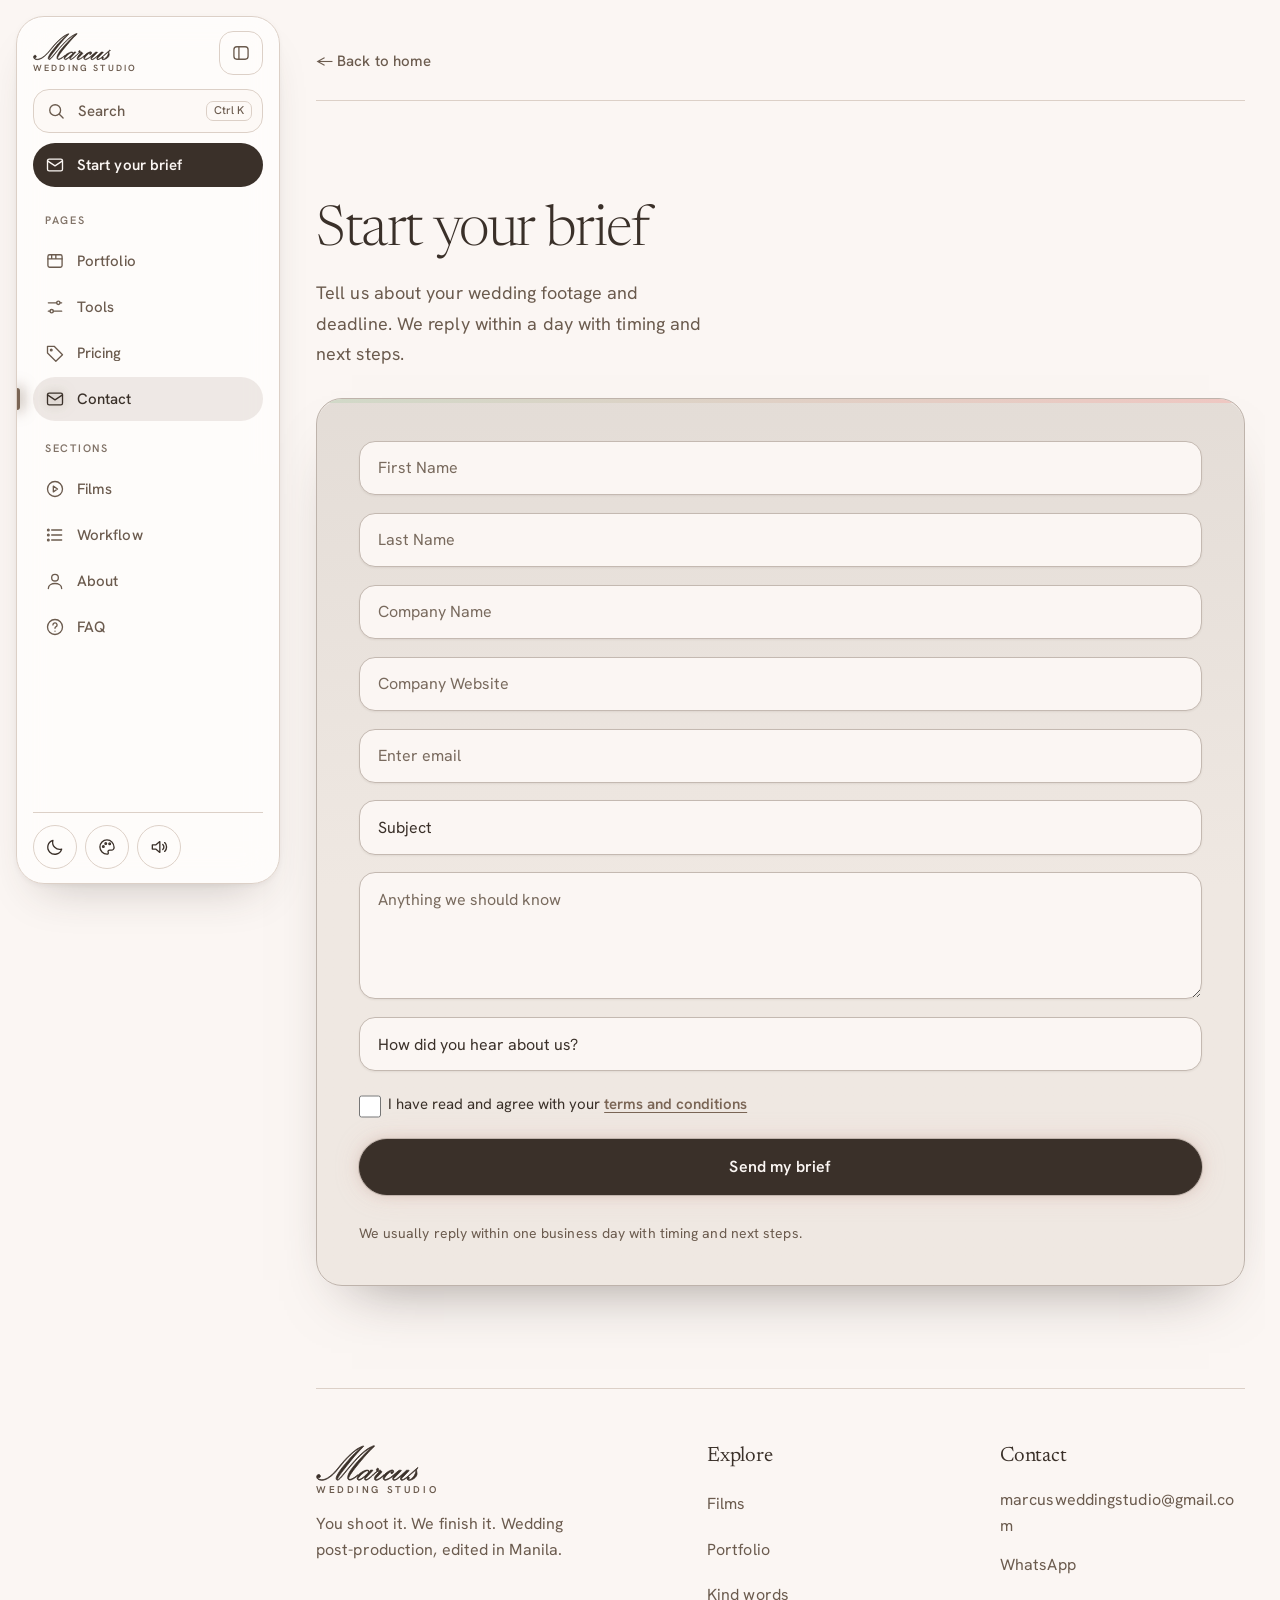
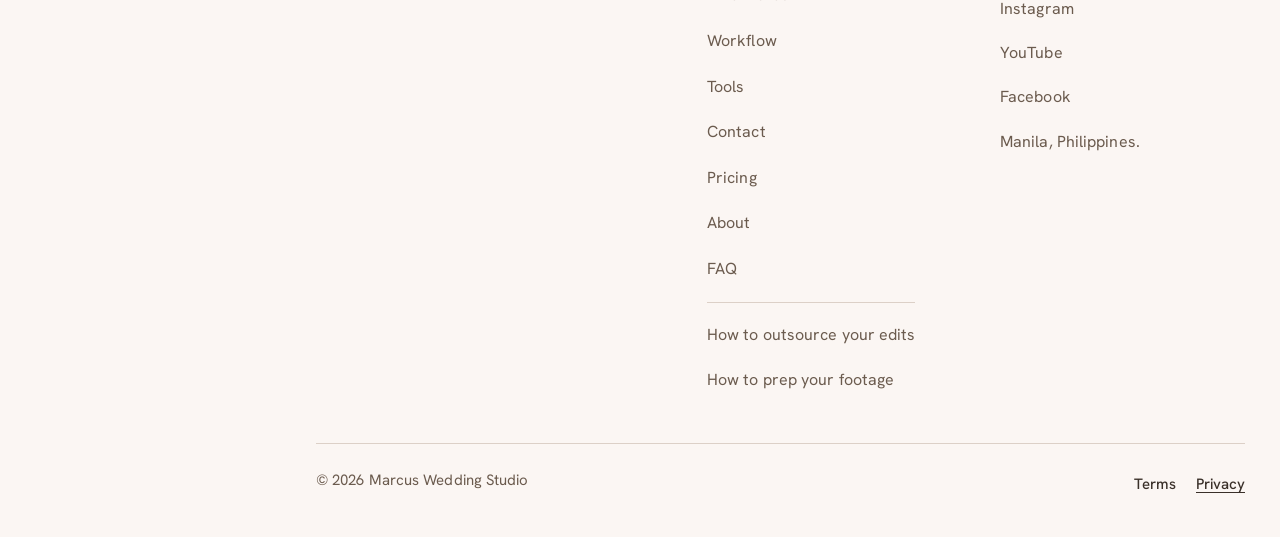
<file: contact.html>
<!doctype html>
<html lang="en">
<head>
<meta charset="utf-8">
<meta name="viewport" content="width=device-width, initial-scale=1, viewport-fit=cover">
<title>Start Your Brief – Wedding Video Editing | Marcus Wedding Studio</title>
<meta name="description" content="Send your wedding footage details and deadline. Marcus Wedding Studio replies within a day with timing and next steps.">
<meta name="robots" content="index,follow,max-image-preview:large">
<link rel="canonical" href="https://marcusweddingstudio.com/contact.html">
<link rel="icon" href="favicon.svg" type="image/svg+xml">
<link rel="apple-touch-icon" href="apple-touch-icon.png">
<meta property="og:type" content="website">
<meta property="og:site_name" content="Marcus Wedding Studio">
<meta property="og:locale" content="en_PH">
<meta property="og:url" content="https://marcusweddingstudio.com/contact.html">
<meta property="og:title" content="Start Your Brief – Marcus Wedding Studio">
<meta property="og:description" content="Send your wedding footage details and deadline. Marcus Wedding Studio replies within a day with timing and next steps.">
<meta property="og:image" content="https://marcusweddingstudio.com/og-image.png">
<meta property="og:image:width" content="1200">
<meta property="og:image:height" content="630">
<meta property="og:image:alt" content="Marcus Wedding Studio. You shoot it. We finish it.">
<meta name="twitter:card" content="summary_large_image">
<meta name="twitter:title" content="Start Your Brief – Marcus Wedding Studio">
<meta name="twitter:description" content="Send your wedding footage details and deadline. Marcus Wedding Studio replies within a day with timing and next steps.">
<meta name="twitter:image" content="https://marcusweddingstudio.com/og-image.png">
<meta name="theme-color" id="tc" content="#FBF6F3">
<link rel="preconnect" href="https://fonts.googleapis.com">
<link rel="preconnect" href="https://fonts.gstatic.com" crossorigin>
<link rel="preload" as="style" href="https://fonts.googleapis.com/css2?family=Newsreader:ital,opsz,wght@0,6..72,300..600;1,6..72,300..500&family=Hanken+Grotesk:wght@400;500;600&display=swap" onload="this.onload=null;this.rel='stylesheet'"><noscript><link rel="stylesheet" href="https://fonts.googleapis.com/css2?family=Newsreader:ital,opsz,wght@0,6..72,300..600;1,6..72,300..500&family=Hanken+Grotesk:wght@400;500;600&display=swap"></noscript>
<script>if(!matchMedia("(prefers-reduced-motion:reduce)").matches){document.documentElement.classList.add("anim");setTimeout(function(){if(!window.__rv)document.documentElement.classList.remove("anim")},1200)}</script>
<script>(function(){var t=null;try{t=localStorage.getItem("theme")}catch(e){}if(t!=="light"&&t!=="dark")t=matchMedia("(prefers-color-scheme:dark)").matches?"dark":"light";document.documentElement.setAttribute("data-theme",t)})()</script>
<link rel="stylesheet" href="site.css?v=20261129a">
<script type="speculationrules">{"prefetch":[{"where":{"href_matches":"/*"},"eagerness":"moderate"}],"prerender":[{"where":{"href_matches":"/*"},"eagerness":"conservative"}]}</script>
<link rel="stylesheet" href="sidebar.css?v=20261127g">
<link rel="stylesheet" href="themes.css?v=20261127g"><script src="themes.js?v=20261127g"></script>
<link rel="stylesheet" href="transitions.css?v=20261127i"><script src="transitions.js?v=20261127j"></script>
<link rel="expect" href="#page-ready" blocking="render">
<script>try{if(localStorage.getItem("sb")==="collapsed")document.documentElement.setAttribute("data-sb","collapsed")}catch(e){}</script>
</head>
<body>
<div id="sprog" aria-hidden="true"></div><header class="site" id="site"><div class="wrap bar"><a class="brand" href="index.html" aria-label="Marcus Wedding Studio, back to top"><span class="bt"><svg class="wm" viewBox="0 0 304 106.5" aria-hidden="true" focusable="false"><path id="wmp" d="M96.5 44.2C71.9 72.1 59.5 90.4 59.5 99.4C59.5 102 61.3 104.1 63.6 104.1C69.5 104.1 78.4 91.3 97.5 68.4C120.4 41.3 140.3 18.2 166.4 6.1C159.4 12.3 151.8 18.1 145.9 24.3C113.2 58.6 93.6 81.2 93.6 97C93.6 101.1 96.3 103.8 100 103.8C108.9 103.8 124.5 90.3 124.5 88.9C124.5 88.6 124.5 88.3 124.2 88.3C123.3 88.3 122.1 89.5 121.8 89.8C112.6 98 103.6 101.6 101.2 101.6C98.3 101.6 96.6 101.3 96.6 98.6C96.6 95.1 104.5 81.9 120.3 62.5C141.4 36.4 157.6 18.2 168.5 8.4C171 6.3 173.2 4.1 173.2 3.2C173.2 2.5 172.6 2 172 2C170 2 165.8 3.8 160.3 6.7C136.1 19.6 113.2 46.7 85.6 80.4C73.1 95.4 67.4 102.3 63.3 102.3C62.7 102.3 63.1 101.3 63.1 100.7C63.1 100.7 68 90.7 79.7 76.2C95 56.9 113.6 31 139.4 5.6C139.9 5.2 141.2 3.8 141.2 3.4C141.2 2.5 140.3 2.8 139.9 2.8C139.9 2.8 128.9 5.8 116.4 15.2C85.6 38.4 67.5 66.9 54.6 80.3C40.2 95.1 27.5 102.7 17 102.7C9.4 102.7 5.6 98.9 5.6 97.4C5.6 97 5.6 96.6 5.8 96.2C6.5 96.3 6.9 96.6 7.6 96.6C10.8 96.6 13.1 95.4 13.1 92.9C13.1 89.5 11.2 87.2 8.7 87.2C4 87.2 2 90 2 94.8C2 98.9 6.7 104.5 17.2 104.5C30.2 104.5 47.4 93.6 65.4 70.9C91.5 38.3 112.9 16 134.7 6.7C112.3 25.5 101.3 38.9 96.5 44.2ZM144.9 93.8C144.3 95.1 143.7 97.3 143.7 99.1C143.7 102.6 144.6 104.2 148.1 104.2C153.4 104.2 169.1 90.1 169.1 88.9C169.1 88.6 169.1 88.3 168.8 88.3C168.4 88.3 167.9 88.4 167.6 88.8C157.9 97.5 151.4 102.4 147.9 102.4C147 102.4 146.1 101.8 146.1 100.9C146.1 99.8 147.3 98 148.1 97.1L167.8 75.9C167.9 75.6 168.1 75.3 168.1 75C168.1 74.7 167.6 74.3 167.3 74.3L162.2 74.3C161.7 74.3 161.1 74.7 160.8 75L157.2 78.8C156.7 75.6 155.5 74.2 152.1 74.2C147.6 74.2 141.8 76 134.7 80.6C126.2 85.1 122.3 92.2 121.7 98.2C121.7 101.6 124.1 104.2 127 104.2C131.5 104.2 137.3 99.5 144.9 93.8ZM152.3 76C154.7 76 155.2 76.9 155.2 79.3C155.2 83.4 133.8 102.4 126.7 102.4C124.7 102.4 124.6 101.2 124.6 99.2C124.6 96.8 143.7 76 152.3 76ZM179.3 87.2C174.4 92.4 172.9 95.9 172.9 99.7C172.9 102.6 175.1 104.5 178.1 104.5C184.9 104.5 201.6 91.3 201.6 88.6C201.6 86.8 196 92 195.2 93C193.3 95.7 181.6 102.3 179.4 102.3C177.9 102.3 176.4 103 176.4 100.9C176.4 100.1 178.7 96.3 182.6 92.9C190.4 86.3 195.1 80.4 195.1 79.3C195.1 79.1 194.9 78.8 194.6 78.4L191.4 75.3C191.1 75 190.8 74.8 190.4 74.8C189.7 74.8 187.8 76.2 183.2 76.2C182.8 76.2 182.6 75.7 182.2 75.6C184.3 75 185.8 74.2 185.8 71.9C185.8 70.4 184.2 68.9 182.3 68.9C180.4 68.9 178.8 71 178.8 73.4C178.8 74.7 179 75.9 179.9 76.2C180.4 76.3 180.6 76.6 180.6 77.1C180.6 77.2 179 78.8 178.2 79.3C172.5 83.9 168.8 87.2 168.8 88C168.8 88.3 169 88.6 169.3 88.6C170.2 88.6 172.6 86.2 175.5 83.4C177.5 81.8 181.7 78.8 182.9 78.1C182.9 78.1 186.3 77.7 188.7 77.5L179.3 87.2ZM224.7 78.3C223 78.3 221.2 80.1 221.2 81.8C221.2 83.6 222.4 84.7 224.3 84.7C226.3 84.7 229.8 81.2 229.8 78.1C229.8 75.3 228.1 73.9 225.1 73.9C221.3 73.9 208.4 80.1 202.7 87.1C199.8 90.7 198.7 93.8 198.7 98.3C198.7 101.6 201.6 104.4 204.9 104.4C213.7 104.4 230.7 90.9 230.7 88.9C230.7 88.6 230.6 88.3 230.3 88.3C229.3 88.3 228.3 89.5 228 89.8C218.9 98.5 207.2 102.6 204.9 102.6C203.6 102.6 201.9 101.6 201.9 100.4C201.9 95.6 220.2 76 225.4 76C226.9 76 227.8 76.2 227.8 78.4C227.8 78.9 227.8 79.3 227.4 79.3C226.6 79.3 225.9 78.3 224.7 78.3ZM254.5 89.5C252.1 92.9 250 95.4 250 100.6C250 103 252 104.5 254.2 104.5C261.4 104.5 277.4 90 277.4 88.9C277.4 88.6 277.4 88.3 277.1 88.3C276.7 88.3 276.2 88.4 275.9 88.8C265.9 97.9 259.1 102.7 254.8 102.7C253.6 102.7 252.9 102.1 252.9 100.9C252.9 99.4 254.7 97.5 256.1 96.2L275.2 76.2C275.5 75.9 275.5 75.6 275.5 75.3C275.5 74.8 275 74.7 274.5 74.7L268.5 74.7C267 74.7 262.6 80.4 248.6 92.2C240.6 99.1 234.8 102.7 232.8 102.7C230.7 102.7 229.2 102.7 229.2 100.6C229.2 99.8 229.5 99.5 230 99.1L252.4 76.2C252.5 76 252.5 75.7 252.5 75.4C252.5 75.1 252.3 74.7 252 74.7L246.3 74.7C245.6 74.7 245 75.1 244.7 75.4L230.9 87.1C230.6 87.4 230.4 87.5 230.4 88C230.4 88.3 230.4 88.6 230.7 88.6C231.6 88.6 233.4 86.8 235.3 85.4L230 91.3C228 93.6 226.8 96.8 226.8 99.7C226.8 102.6 228.4 104.5 231.6 104.5C237.4 104.5 244.5 98.3 254.5 89.5ZM302 67.8C302 67.2 301.7 66.6 300.9 66.6C300.6 66.6 300.5 66.9 300.3 67.1L277.7 87.1C277.4 87.4 277.3 87.5 277.3 88C277.3 88.3 277.3 88.6 277.6 88.6C278.5 88.6 279.7 87.4 280 87.1L295.5 74L295.5 75.7C295.5 88.8 282.6 102.7 276.1 102.7C274.1 102.7 272 102.1 272 100.7C272 100.3 272.7 100.6 273.2 100.6C274.7 100.6 276.4 98.9 276.4 97.3C276.4 95.3 274.8 94.4 272.9 94.4C270.7 94.4 269.4 96.6 269.4 99.5C269.4 102.3 272.3 104.5 275.9 104.5C283.4 104.5 299 96.5 299 84.4C299 81.6 297.5 77.8 297.5 74.5C297.5 71.9 301.5 68.3 302 67.8Z" fill="currentColor" stroke="currentColor" stroke-width="2.2" stroke-linejoin="round"/></svg><small>Wedding Studio</small></span></a><div class="bar-r"><nav id="nav" aria-label="Primary"><span class="nl" aria-hidden="true">Pages</span><span class="nl nl2" aria-hidden="true">Sections</span><a href="index.html#work"><svg viewBox="0 0 24 24" width="20" height="20" fill="none" stroke="currentColor" stroke-width="1.5" stroke-linecap="round" stroke-linejoin="round" aria-hidden="true"><circle cx="12" cy="12" r="9"/><path d="M10 8.5l5 3.5-5 3.5z"/></svg>Films</a><a href="index.html#workflow"><svg viewBox="0 0 24 24" width="20" height="20" fill="none" stroke="currentColor" stroke-width="1.5" stroke-linecap="round" stroke-linejoin="round" aria-hidden="true"><path d="M8 6h12M8 12h12M8 18h12"/><circle cx="4" cy="6" r="1"/><circle cx="4" cy="12" r="1"/><circle cx="4" cy="18" r="1"/></svg>Workflow</a><a class="pg" href="portfolio.html"><svg viewBox="0 0 24 24" width="20" height="20" fill="none" stroke="currentColor" stroke-width="1.5" stroke-linecap="round" stroke-linejoin="round" aria-hidden="true"><rect x="3.5" y="4.5" width="17" height="15" rx="2"/><path d="M3.5 9.5h17M8 4.5v5M13 4.5v5"/></svg>Portfolio</a><a class="pg" href="tools.html"><svg viewBox="0 0 24 24" width="20" height="20" fill="none" stroke="currentColor" stroke-width="1.5" stroke-linecap="round" stroke-linejoin="round" aria-hidden="true"><path d="M4 7h10M18 7h2M4 17h2M10 17h10"/><circle cx="16" cy="7" r="2"/><circle cx="8" cy="17" r="2"/></svg>Tools</a><a class="pg" href="pricing.html"><svg viewBox="0 0 24 24" width="20" height="20" fill="none" stroke="currentColor" stroke-width="1.5" stroke-linecap="round" stroke-linejoin="round" aria-hidden="true"><path d="M3 12V4h8l10 10-8 8z"/><circle cx="7.5" cy="8.5" r="1"/></svg>Pricing</a><a class="pg mo" href="contact.html" aria-current="true"><svg viewBox="0 0 24 24" width="20" height="20" fill="none" stroke="currentColor" stroke-width="1.5" stroke-linecap="round" stroke-linejoin="round" aria-hidden="true"><rect x="3" y="5" width="18" height="14" rx="2"/><path d="M3 7l9 6 9-6"/></svg>Contact</a><a href="index.html#about"><svg viewBox="0 0 24 24" width="20" height="20" fill="none" stroke="currentColor" stroke-width="1.5" stroke-linecap="round" stroke-linejoin="round" aria-hidden="true"><circle cx="12" cy="8" r="4"/><path d="M4 21c0-4 4-6 8-6s8 2 8 6"/></svg>About</a><a href="index.html#faq"><svg viewBox="0 0 24 24" width="20" height="20" fill="none" stroke="currentColor" stroke-width="1.5" stroke-linecap="round" stroke-linejoin="round" aria-hidden="true"><circle cx="12" cy="12" r="9"/><path d="M9.5 9.5a2.5 2.5 0 1 1 3.5 2.3c-.7.4-1 1-1 1.7M12 17h.01"/></svg>FAQ</a><a href="contact.html" aria-current="true">Start your brief</a></nav><button class="theme" id="theme" type="button" aria-label="Switch to dark mode"><svg class="moon" viewBox="0 0 24 24" aria-hidden="true"><path d="M20 14.5A8.5 8.5 0 0 1 9.5 4a8.5 8.5 0 1 0 10.5 10.5z"/></svg><svg class="sun" viewBox="0 0 24 24" aria-hidden="true"><circle cx="12" cy="12" r="4"/><path d="M12 2.5v2M12 19.5v2M2.5 12h2M19.5 12h2M5.3 5.3l1.4 1.4M17.3 17.3l1.4 1.4M5.3 18.7l1.4-1.4M17.3 6.7l1.4-1.4"/></svg></button><button class="menu" id="menu" type="button" aria-label="Open menu" aria-expanded="false" aria-controls="nav"><i></i></button></div></div></header>
<main id="main">
<div class="wrap" id="pg-contact">
<a class="back" href="index.html">← Back to home</a>
<section class="contact" id="contact">
<div class="cgrid">
<div class="chead rv">
<h1>Start your brief</h1>
<p class="lead">Tell us about your wedding footage and deadline. We reply within a day with timing and next steps.</p>
</div>
<form class="brief rv" id="qb" aria-labelledby="qbt" novalidate style="--d:120ms">
<h3 class="sr" id="qbt">Contact form</h3>
<input type="text" id="bn" name="first_name" placeholder="First Name" aria-label="First Name" autocomplete="given-name" autocapitalize="words" aria-describedby="bmsg" required>
<input type="text" id="bln" name="last_name" placeholder="Last Name" aria-label="Last Name" autocomplete="family-name" autocapitalize="words" aria-describedby="bmsg" required>
<input type="text" id="bco" name="company" placeholder="Company Name" aria-label="Company Name" autocomplete="organization">
<input type="text" id="bw" name="website" placeholder="Company Website" aria-label="Company Website" inputmode="url" autocomplete="url" autocapitalize="off" autocorrect="off" spellcheck="false">
<input type="email" id="be" name="email" placeholder="Enter email" aria-label="Email" autocomplete="email" inputmode="email" autocapitalize="off" autocorrect="off" spellcheck="false" aria-describedby="bmsg" required>
<select id="bs" name="topic" aria-label="Subject"><option value="" selected>Subject</option><option>General Inquiry</option><option>New Project Inquiry</option><option>Rush Edit Request</option><option>Sponsorship Inquiry</option><option>Feedback or Suggestions</option><option>Pricing Inquiry</option><option>Support Request</option><option>Career Opportunities</option><option>Other</option></select>
<textarea id="bm" name="message" rows="4" placeholder="Anything we should know" aria-label="Message"></textarea>
<select id="bh" name="heard_from" aria-label="How did you hear about us?"><option value="" selected>How did you hear about us?</option><option>Instagram</option><option>Facebook</option><option>Google search</option><option>YouTube</option><option>Another videographer</option><option>Friend or referral</option><option>Other</option></select>
<label class="agree"><input type="checkbox" id="bt2" aria-describedby="bmsg"><span>I have read and agree with your <a class="linkbtn" href="terms.html" target="_blank" rel="noopener">terms and conditions</a></span></label>
<div class="hp" aria-hidden="true"><label>Leave this empty<input type="text" name="_gotcha" tabindex="-1" autocomplete="off"></label></div>
<p id="bmsg" role="status"></p>
<div class="next" id="next" hidden tabindex="-1"><h4>What happens next</h4><ol><li>Your brief reaches our inbox and we reply within a day with your price and timing.</li><li>We email you a short project details form for your footage link, music and any special requests.</li><li>We build your first draft and share it on Frame.io for your comments.</li></ol><div class="cta"><a class="btn ghost wa" href="#contact" target="_blank" rel="noopener" hidden data-ev="CTA Click" data-label="Next steps: WhatsApp">Message us on WhatsApp</a></div></div>
<div class="row" id="srow"><button class="btn" type="submit" id="bsend">Send my brief</button></div>
<p class="form-note">We usually reply within one business day with timing and next steps.</p>
</form>
</div>
</section>
</div>
</main>
<div class="wrap"><footer class="foot">
<div class="f-brand"><a class="brand" href="index.html" aria-label="Marcus Wedding Studio, back to top"><span class="bt"><svg class="wm" viewBox="0 0 304 106.5" aria-hidden="true" focusable="false"><use href="#wmp"/></svg><small>Wedding Studio</small></span></a><p>You shoot it. We finish it. Wedding post-production, edited in Manila.</p></div>
<div class="f-col"><p class="f-h">Explore</p><ul class="f-links"><li><a href="index.html#work">Films</a></li><li><a href="portfolio.html">Portfolio</a></li><li><a href="index.html#words">Kind words</a></li><li><a href="index.html#workflow">Workflow</a></li><li><a href="tools.html">Tools</a></li><li><a href="contact.html">Contact</a></li><li><a href="pricing.html">Pricing</a></li><li><a href="index.html#about">About</a></li><li><a href="index.html#faq">FAQ</a></li><li class="f-sep"><a href="how-to-outsource-wedding-video-editing.html">How to outsource your edits</a></li><li><a href="how-to-prep-wedding-footage-for-an-editor.html">How to prep your footage</a></li></ul></div>
<div class="f-col"><p class="f-h">Contact</p><a href="mailto:marcusweddingstudio@gmail.com">marcusweddingstudio@gmail.com</a><span class="soc" id="soc"></span><p class="f-note">Manila, Philippines.</p></div>
<div class="f-base"><div class="f-l"><span>© 2026 Marcus Wedding Studio</span></div><span class="f-legal"><a class="linkbtn" href="terms.html">Terms</a><button type="button" class="linkbtn pvopen">Privacy</button></span></div>
</footer></div>

<a class="wa-fab wa" href="contact.html" target="_blank" rel="noopener" hidden aria-label="Message us on WhatsApp" data-ev="CTA Click" data-label="Floating WhatsApp"><svg viewBox="0 0 24 24" aria-hidden="true"><path d="M21 12a8 8 0 0 1-11.7 7.1L4 20.5l1.4-4.9A8 8 0 1 1 21 12z"/></svg></a>
<dialog id="pv" class="doc" aria-labelledby="pvt"><div class="doc-in">
<h3 id="pvt">Privacy</h3>
<p>We keep this simple: we only collect what we need to answer you and do the work.</p>
<h4>What we collect</h4><p>The details you enter in the brief form (name, email, company, website and message), the project details form we later send you (couple, wedding date, footage link, music and style preferences, special requests), or anything you send us by email or chat.</p>
<h4>Why</h4><p>To reply to your inquiry and, if you hire us, to deliver your project. We don’t sell your details or use them for third-party marketing.</p>
<h4>Who handles it</h4><p>Briefs and project details reach us by email, either through your own email app or through our form service (Formspree). Emails are handled through Gmail. Footage you share is used only to edit your project.</p>
<div id="pv-an" hidden><h4>Analytics</h4><p>We use Umami, a privacy-friendly analytics tool that doesn’t use cookies or collect personal data, to count visits and clicks.</p></div>
<h4>On your device</h4><p>If you pick a light or dark theme, that choice is saved in your browser only. So is a half-finished brief, until you send it. Fonts come from Google Fonts, and film thumbnails and players come from YouTube. Both may receive your device information when they load or play.</p>
<h4>Your choices</h4><p>Email <a href="mailto:marcusweddingstudio@gmail.com">marcusweddingstudio@gmail.com</a> any time to ask us to correct or delete your details.</p>
<p style="margin-top:1.1rem;font-size:.82rem">Last updated November 2026.</p>
<button class="btn ghost" type="button" id="pvc">Close</button>
</div></dialog>
<script src="config.js?v=20261122a"></script>
<script src="site.js?v=20261129a"></script>
<script>
(()=>{try{const v=sessionStorage.getItem("mws_pick");if(!v)return;
const m=document.getElementById("bm"),t=document.getElementById("bs");
if(m&&!m.value){m.value=v;m.dispatchEvent(new Event("input",{bubbles:true}))}
if(t&&!t.value){t.value="Pricing Inquiry";t.dispatchEvent(new Event("change",{bubbles:true}))}
sessionStorage.removeItem("mws_pick")}catch(e){}})();
</script>
<script src="sidebar.js?v=20261127i"></script>
<div id="page-ready" hidden></div>
</body>
</html>
</file>
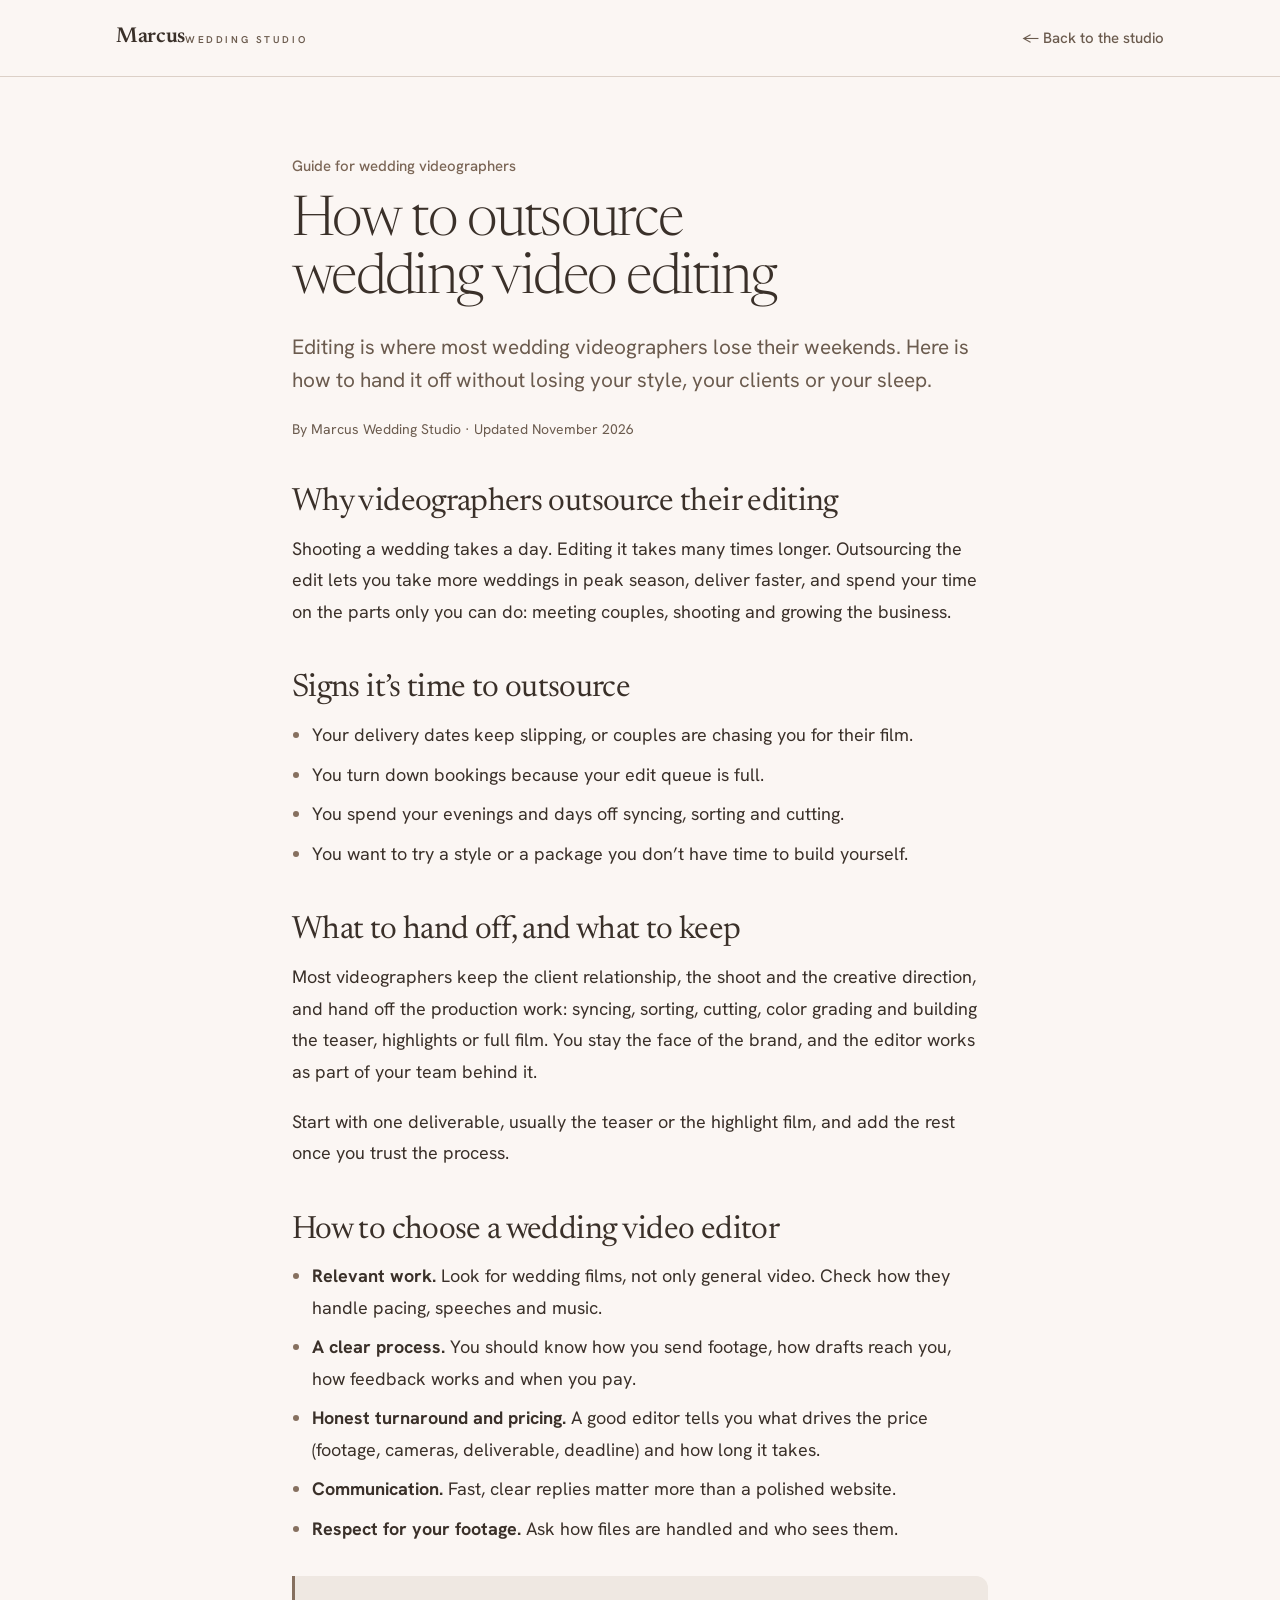
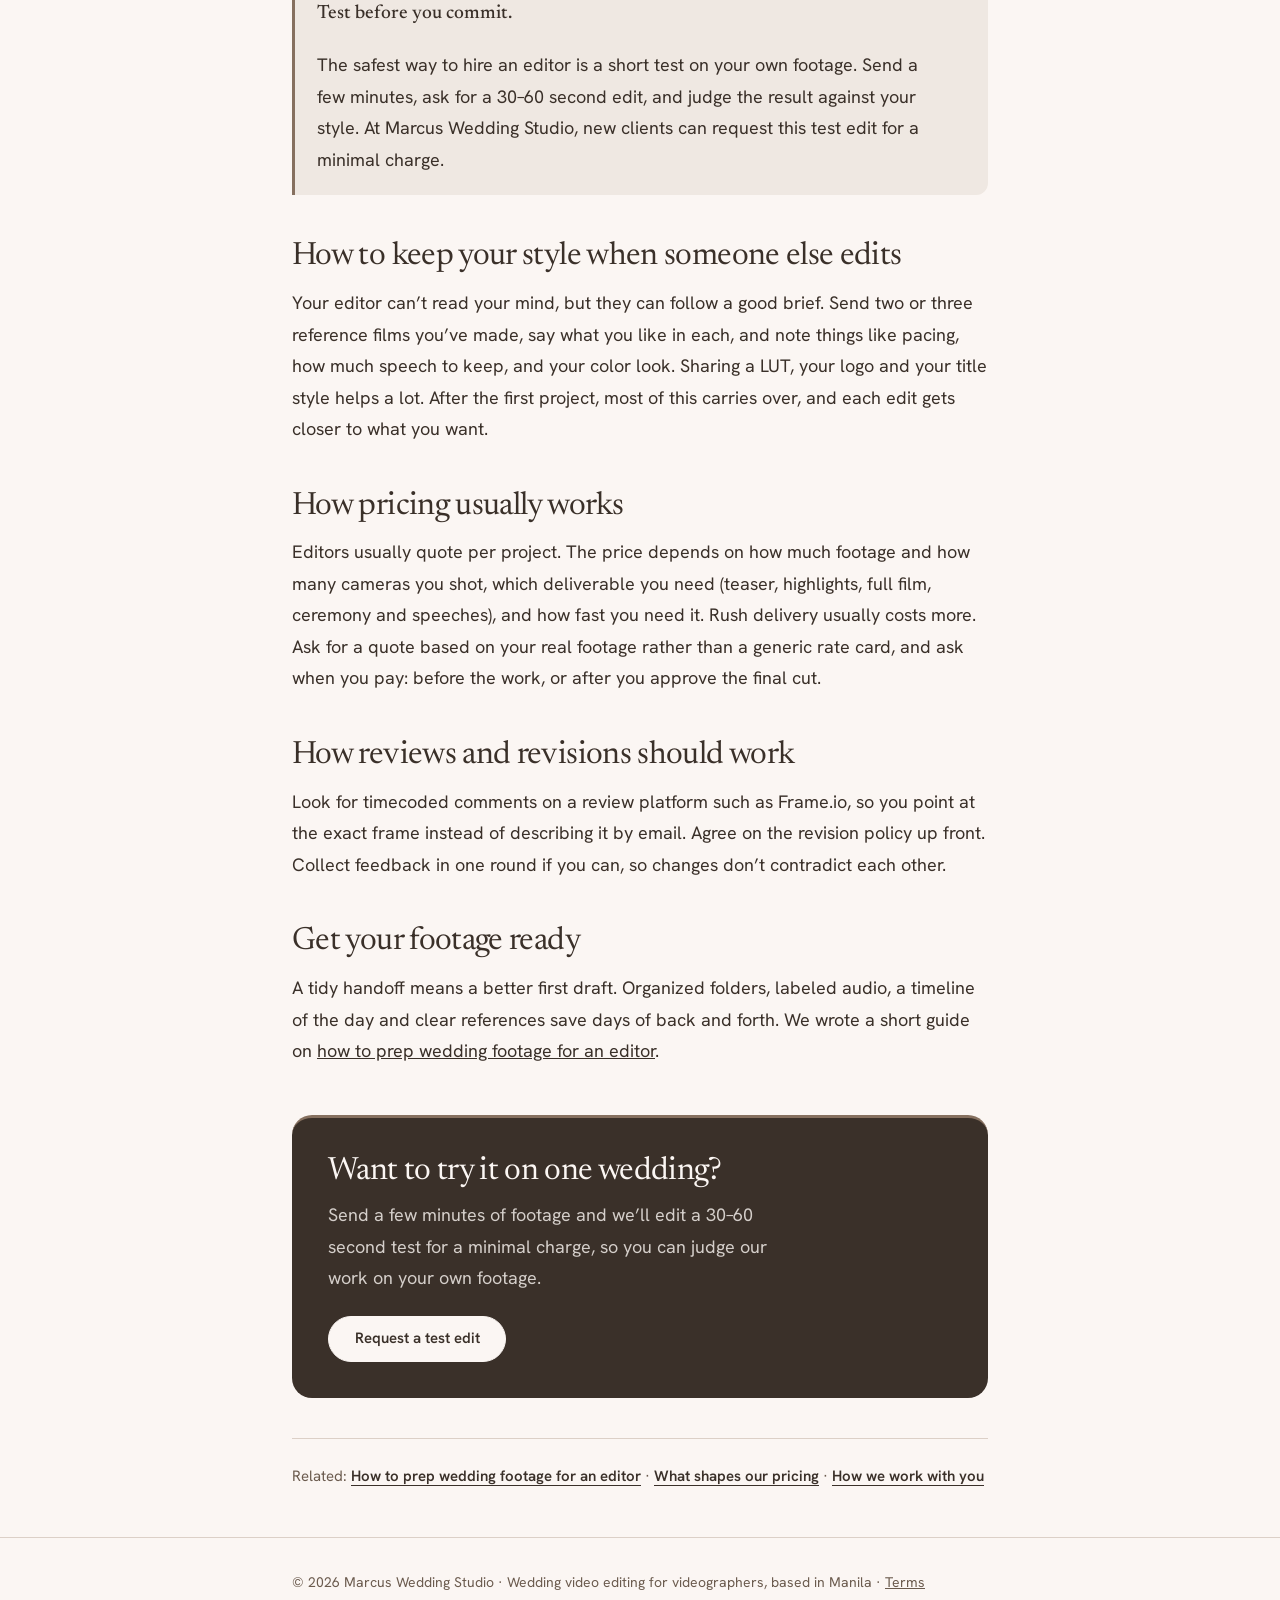
<file: how-to-outsource-wedding-video-editing.html>
<!doctype html>
<html lang="en">
<head>
<meta charset="utf-8">
<meta name="viewport" content="width=device-width, initial-scale=1, viewport-fit=cover">
<title>How to Outsource Wedding Video Editing | Marcus Wedding Studio</title>
<meta name="description" content="Thinking of outsourcing your wedding video editing? When it makes sense, what to hand off, how to choose an editor, how to test one, and how to keep your style.">
<meta name="robots" content="index,follow,max-image-preview:large">
<link rel="canonical" href="https://marcusweddingstudio.com/how-to-outsource-wedding-video-editing.html">
<link rel="icon" href="favicon.svg" type="image/svg+xml">
<meta property="og:type" content="article">
<meta property="og:site_name" content="Marcus Wedding Studio">
<meta property="og:url" content="https://marcusweddingstudio.com/how-to-outsource-wedding-video-editing.html">
<meta property="og:title" content="How to Outsource Wedding Video Editing: A Guide for Videographers">
<meta property="og:description" content="When to outsource, what to hand off, how to choose an editor and how to test one first.">
<meta property="og:image" content="https://marcusweddingstudio.com/og-image.png">
<meta name="twitter:card" content="summary_large_image">
<script type="application/ld+json">{"@context":"https://schema.org","@type":"Article","headline":"How to Outsource Wedding Video Editing: A Guide for Videographers","description":"When it makes sense to outsource wedding video editing, what to hand off, how to choose an editor and how to test one first.","datePublished":"2026-11-12","dateModified":"2026-11-12","mainEntityOfPage":"https://marcusweddingstudio.com/how-to-outsource-wedding-video-editing.html","author":{"@type":"Organization","name":"Marcus Wedding Studio"},"publisher":{"@type":"Organization","name":"Marcus Wedding Studio","logo":{"@type":"ImageObject","url":"https://marcusweddingstudio.com/logo-512.png"}}}</script>
<meta name="theme-color" content="#FBF6F3">
<link rel="preconnect" href="https://fonts.googleapis.com">
<link rel="preconnect" href="https://fonts.gstatic.com" crossorigin>
<link rel="stylesheet" href="https://fonts.googleapis.com/css2?family=Newsreader:ital,opsz,wght@0,6..72,300..600;1,6..72,300..500&family=Hanken+Grotesk:wght@400;500;600&display=swap">
<script>(function(){var t=null;try{t=localStorage.getItem("theme")}catch(e){}if(t==="light"||t==="dark")document.documentElement.setAttribute("data-theme",t)})()</script>
<link rel="stylesheet" href="guide.css?v=20261126b">
<link rel="stylesheet" href="themes.css?v=20261127g"><script src="themes.js?v=20261127g"></script>
<link rel="stylesheet" href="transitions.css?v=20261127i"><script src="transitions.js?v=20261127j"></script>
<link rel="expect" href="#page-ready" blocking="render">
<script defer src="https://cloud.umami.is/script.js" data-website-id="40613834-9b2e-46df-a7da-6314bd0a9638"></script>
</head>
<body>
<div id="gp" aria-hidden="true"></div>
<header class="top"><div class="wrap bar"><a class="name" href="index.html" aria-label="Marcus Wedding Studio, home">Marcus<small>Wedding Studio</small></a><a class="back" href="index.html">← Back to the studio</a></div></header>
<main>
<article class="wrap">
<p class="eyebrow">Guide for wedding videographers</p>
<h1>How to outsource wedding video editing</h1>
<p class="dek">Editing is where most wedding videographers lose their weekends. Here is how to hand it off without losing your style, your clients or your sleep.</p>
<p class="meta">By Marcus Wedding Studio · Updated November 2026</p>

<h2>Why videographers outsource their editing</h2>
<p>Shooting a wedding takes a day. Editing it takes many times longer. Outsourcing the edit lets you take more weddings in peak season, deliver faster, and spend your time on the parts only you can do: meeting couples, shooting and growing the business.</p>

<h2>Signs it’s time to outsource</h2>
<ul>
<li>Your delivery dates keep slipping, or couples are chasing you for their film.</li>
<li>You turn down bookings because your edit queue is full.</li>
<li>You spend your evenings and days off syncing, sorting and cutting.</li>
<li>You want to try a style or a package you don’t have time to build yourself.</li>
</ul>

<h2>What to hand off, and what to keep</h2>
<p>Most videographers keep the client relationship, the shoot and the creative direction, and hand off the production work: syncing, sorting, cutting, color grading and building the teaser, highlights or full film. You stay the face of the brand, and the editor works as part of your team behind it.</p>
<p>Start with one deliverable, usually the teaser or the highlight film, and add the rest once you trust the process.</p>

<h2>How to choose a wedding video editor</h2>
<ul>
<li><b>Relevant work.</b> Look for wedding films, not only general video. Check how they handle pacing, speeches and music.</li>
<li><b>A clear process.</b> You should know how you send footage, how drafts reach you, how feedback works and when you pay.</li>
<li><b>Honest turnaround and pricing.</b> A good editor tells you what drives the price (footage, cameras, deliverable, deadline) and how long it takes.</li>
<li><b>Communication.</b> Fast, clear replies matter more than a polished website.</li>
<li><b>Respect for your footage.</b> Ask how files are handled and who sees them.</li>
</ul>

<div class="callout"><p><b>Test before you commit.</b></p><p>The safest way to hire an editor is a short test on your own footage. Send a few minutes, ask for a 30–60 second edit, and judge the result against your style. At Marcus Wedding Studio, new clients can request this test edit for a minimal charge.</p></div>

<h2>How to keep your style when someone else edits</h2>
<p>Your editor can’t read your mind, but they can follow a good brief. Send two or three reference films you’ve made, say what you like in each, and note things like pacing, how much speech to keep, and your color look. Sharing a LUT, your logo and your title style helps a lot. After the first project, most of this carries over, and each edit gets closer to what you want.</p>

<h2>How pricing usually works</h2>
<p>Editors usually quote per project. The price depends on how much footage and how many cameras you shot, which deliverable you need (teaser, highlights, full film, ceremony and speeches), and how fast you need it. Rush delivery usually costs more. Ask for a quote based on your real footage rather than a generic rate card, and ask when you pay: before the work, or after you approve the final cut.</p>

<h2>How reviews and revisions should work</h2>
<p>Look for timecoded comments on a review platform such as Frame.io, so you point at the exact frame instead of describing it by email. Agree on the revision policy up front. Collect feedback in one round if you can, so changes don’t contradict each other.</p>

<h2>Get your footage ready</h2>
<p>A tidy handoff means a better first draft. Organized folders, labeled audio, a timeline of the day and clear references save days of back and forth. We wrote a short guide on <a href="how-to-prep-wedding-footage-for-an-editor.html">how to prep wedding footage for an editor</a>.</p>

<div class="cta"><h2>Want to try it on one wedding?</h2><p>Send a few minutes of footage and we’ll edit a 30–60 second test for a minimal charge, so you can judge our work on your own footage.</p><div class="row"><a class="btn" href="contact.html" data-test>Request a test edit</a></div></div>

<p class="more">Related: <a href="how-to-prep-wedding-footage-for-an-editor.html">How to prep wedding footage for an editor</a> · <a href="pricing.html">What shapes our pricing</a> · <a href="index.html#workflow">How we work with you</a></p>
</article>
</main>
<footer><div class="wrap">© 2026 Marcus Wedding Studio · Wedding video editing for videographers, based in Manila · <a href="terms.html">Terms</a></div></footer>
<script>document.addEventListener("click",function(e){if(!e.target.closest("[data-test]"))return;try{var o=JSON.parse(localStorage.getItem("briefDraft")||"{}")||{};o.brq="Test edit (30-60 sec)";localStorage.setItem("briefDraft",JSON.stringify(o))}catch(x){}},true)</script>
<div id="page-ready" hidden></div>
</body>
</html>
</file>
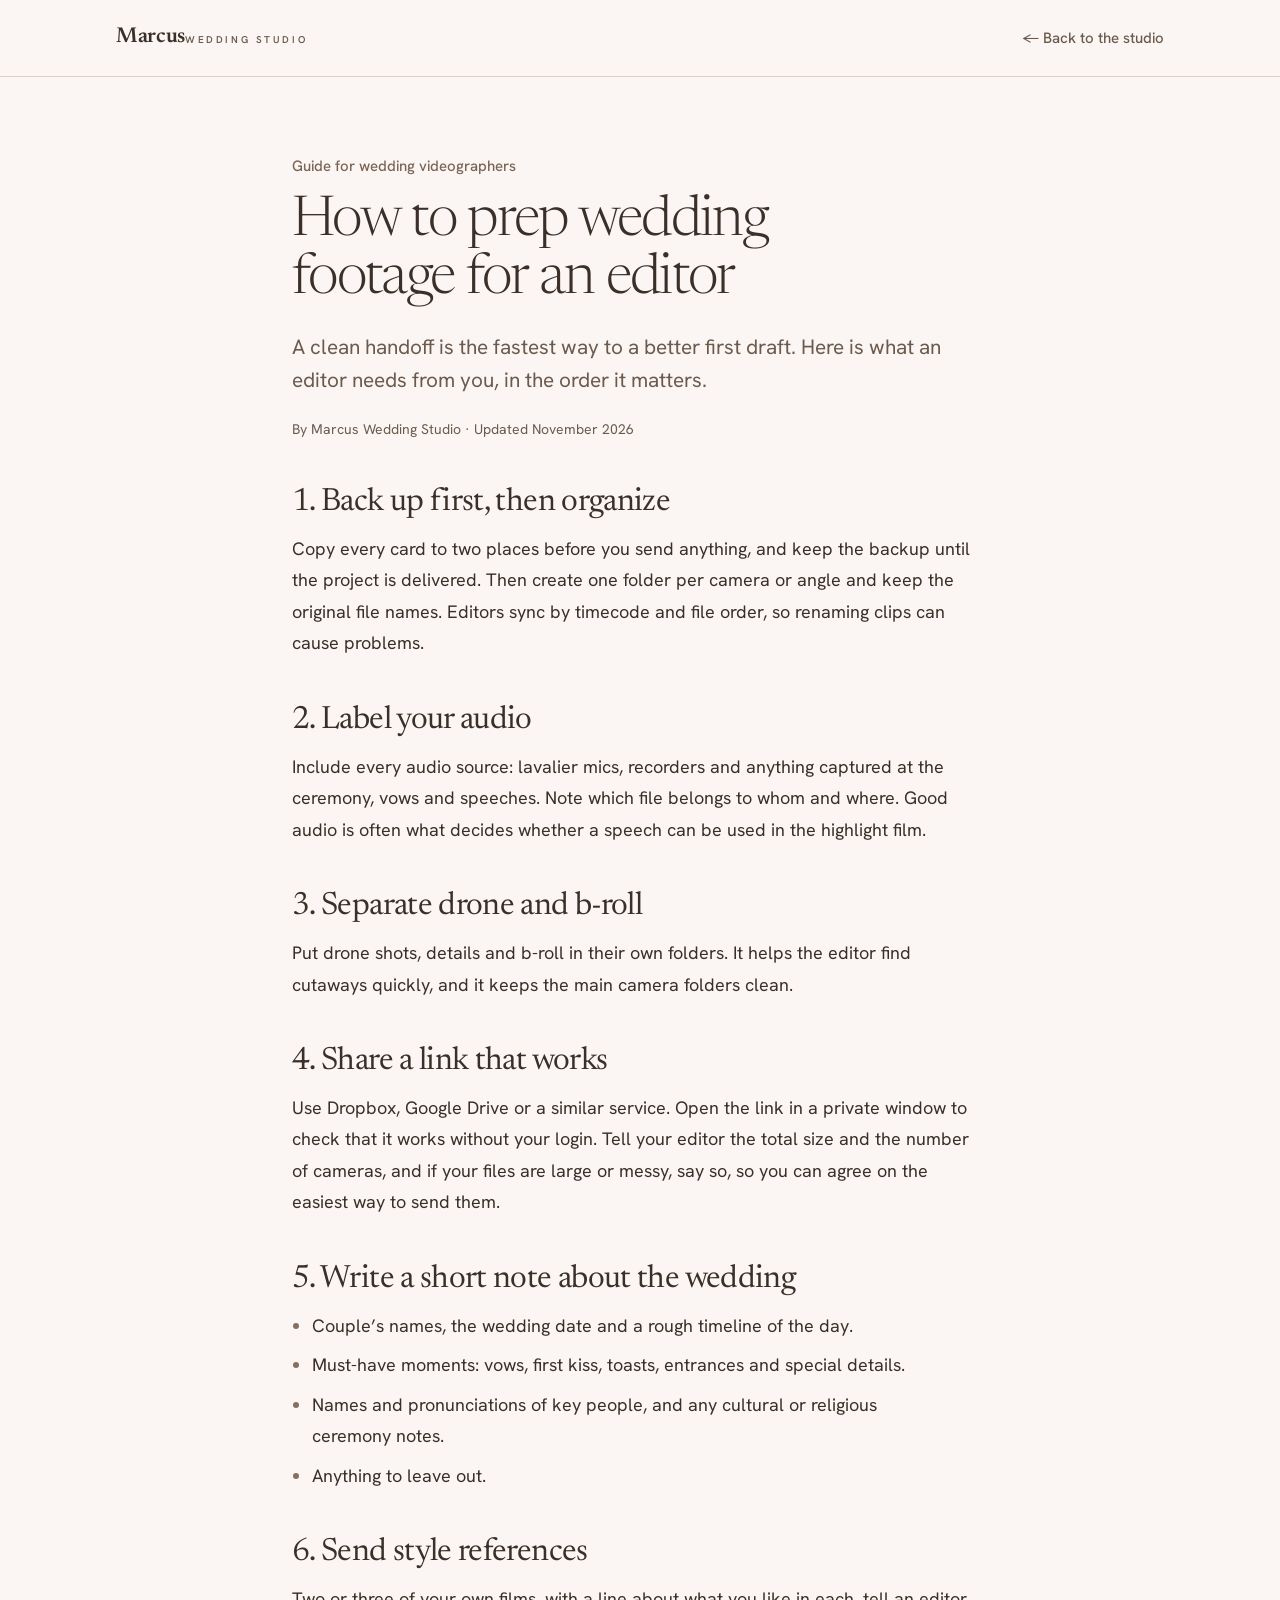
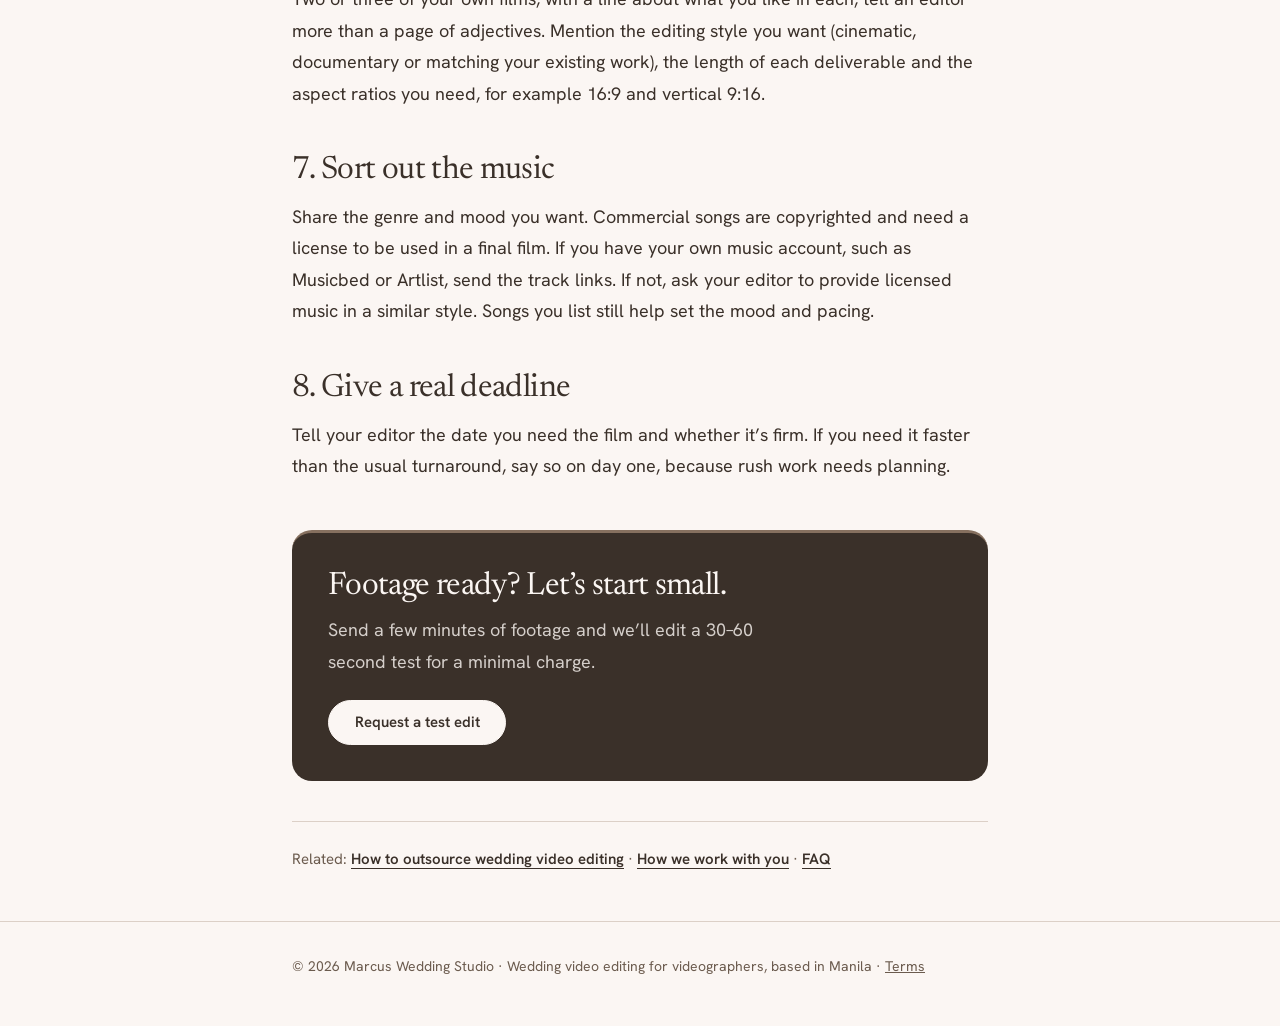
<file: how-to-prep-wedding-footage-for-an-editor.html>
<!doctype html>
<html lang="en">
<head>
<meta charset="utf-8">
<meta name="viewport" content="width=device-width, initial-scale=1, viewport-fit=cover">
<title>How to Prep Wedding Footage for an Editor | Marcus Wedding Studio</title>
<meta name="description" content="How to organize, back up and share wedding footage so an outsourced editor can start fast: folders, audio, notes, references, music and deadlines.">
<meta name="robots" content="index,follow,max-image-preview:large">
<link rel="canonical" href="https://marcusweddingstudio.com/how-to-prep-wedding-footage-for-an-editor.html">
<link rel="icon" href="favicon.svg" type="image/svg+xml">
<meta property="og:type" content="article">
<meta property="og:site_name" content="Marcus Wedding Studio">
<meta property="og:url" content="https://marcusweddingstudio.com/how-to-prep-wedding-footage-for-an-editor.html">
<meta property="og:title" content="How to Prep Wedding Footage for an Editor: A Videographer’s Guide">
<meta property="og:description" content="Organize, back up and share your wedding footage so an editor can start fast.">
<meta property="og:image" content="https://marcusweddingstudio.com/og-image.png">
<meta name="twitter:card" content="summary_large_image">
<script type="application/ld+json">{"@context":"https://schema.org","@type":"Article","headline":"How to Prep Wedding Footage for an Editor: A Videographer’s Guide","description":"How to organize, back up and share wedding footage so an outsourced editor can start fast.","datePublished":"2026-11-12","dateModified":"2026-11-12","mainEntityOfPage":"https://marcusweddingstudio.com/how-to-prep-wedding-footage-for-an-editor.html","author":{"@type":"Organization","name":"Marcus Wedding Studio"},"publisher":{"@type":"Organization","name":"Marcus Wedding Studio","logo":{"@type":"ImageObject","url":"https://marcusweddingstudio.com/logo-512.png"}}}</script>
<meta name="theme-color" content="#FBF6F3">
<link rel="preconnect" href="https://fonts.googleapis.com">
<link rel="preconnect" href="https://fonts.gstatic.com" crossorigin>
<link rel="stylesheet" href="https://fonts.googleapis.com/css2?family=Newsreader:ital,opsz,wght@0,6..72,300..600;1,6..72,300..500&family=Hanken+Grotesk:wght@400;500;600&display=swap">
<script>(function(){var t=null;try{t=localStorage.getItem("theme")}catch(e){}if(t==="light"||t==="dark")document.documentElement.setAttribute("data-theme",t)})()</script>
<link rel="stylesheet" href="guide.css?v=20261126b">
<link rel="stylesheet" href="themes.css?v=20261127g"><script src="themes.js?v=20261127g"></script>
<link rel="stylesheet" href="transitions.css?v=20261127i"><script src="transitions.js?v=20261127j"></script>
<link rel="expect" href="#page-ready" blocking="render">
<script defer src="https://cloud.umami.is/script.js" data-website-id="40613834-9b2e-46df-a7da-6314bd0a9638"></script>
</head>
<body>
<div id="gp" aria-hidden="true"></div>
<header class="top"><div class="wrap bar"><a class="name" href="index.html" aria-label="Marcus Wedding Studio, home">Marcus<small>Wedding Studio</small></a><a class="back" href="index.html">← Back to the studio</a></div></header>
<main>
<article class="wrap">
<p class="eyebrow">Guide for wedding videographers</p>
<h1>How to prep wedding footage for an editor</h1>
<p class="dek">A clean handoff is the fastest way to a better first draft. Here is what an editor needs from you, in the order it matters.</p>
<p class="meta">By Marcus Wedding Studio · Updated November 2026</p>

<h2>1. Back up first, then organize</h2>
<p>Copy every card to two places before you send anything, and keep the backup until the project is delivered. Then create one folder per camera or angle and keep the original file names. Editors sync by timecode and file order, so renaming clips can cause problems.</p>

<h2>2. Label your audio</h2>
<p>Include every audio source: lavalier mics, recorders and anything captured at the ceremony, vows and speeches. Note which file belongs to whom and where. Good audio is often what decides whether a speech can be used in the highlight film.</p>

<h2>3. Separate drone and b-roll</h2>
<p>Put drone shots, details and b-roll in their own folders. It helps the editor find cutaways quickly, and it keeps the main camera folders clean.</p>

<h2>4. Share a link that works</h2>
<p>Use Dropbox, Google Drive or a similar service. Open the link in a private window to check that it works without your login. Tell your editor the total size and the number of cameras, and if your files are large or messy, say so, so you can agree on the easiest way to send them.</p>

<h2>5. Write a short note about the wedding</h2>
<ul>
<li>Couple’s names, the wedding date and a rough timeline of the day.</li>
<li>Must-have moments: vows, first kiss, toasts, entrances and special details.</li>
<li>Names and pronunciations of key people, and any cultural or religious ceremony notes.</li>
<li>Anything to leave out.</li>
</ul>

<h2>6. Send style references</h2>
<p>Two or three of your own films, with a line about what you like in each, tell an editor more than a page of adjectives. Mention the editing style you want (cinematic, documentary or matching your existing work), the length of each deliverable and the aspect ratios you need, for example 16:9 and vertical 9:16.</p>

<h2>7. Sort out the music</h2>
<p>Share the genre and mood you want. Commercial songs are copyrighted and need a license to be used in a final film. If you have your own music account, such as Musicbed or Artlist, send the track links. If not, ask your editor to provide licensed music in a similar style. Songs you list still help set the mood and pacing.</p>

<h2>8. Give a real deadline</h2>
<p>Tell your editor the date you need the film and whether it’s firm. If you need it faster than the usual turnaround, say so on day one, because rush work needs planning.</p>

<div class="cta"><h2>Footage ready? Let’s start small.</h2><p>Send a few minutes of footage and we’ll edit a 30–60 second test for a minimal charge.</p><div class="row"><a class="btn" href="contact.html" data-test>Request a test edit</a></div></div>

<p class="more">Related: <a href="how-to-outsource-wedding-video-editing.html">How to outsource wedding video editing</a> · <a href="index.html#workflow">How we work with you</a> · <a href="index.html#faq">FAQ</a></p>
</article>
</main>
<footer><div class="wrap">© 2026 Marcus Wedding Studio · Wedding video editing for videographers, based in Manila · <a href="terms.html">Terms</a></div></footer>
<script>document.addEventListener("click",function(e){if(!e.target.closest("[data-test]"))return;try{var o=JSON.parse(localStorage.getItem("briefDraft")||"{}")||{};o.brq="Test edit (30-60 sec)";localStorage.setItem("briefDraft",JSON.stringify(o))}catch(x){}},true)</script>
<div id="page-ready" hidden></div>
</body>
</html>
</file>
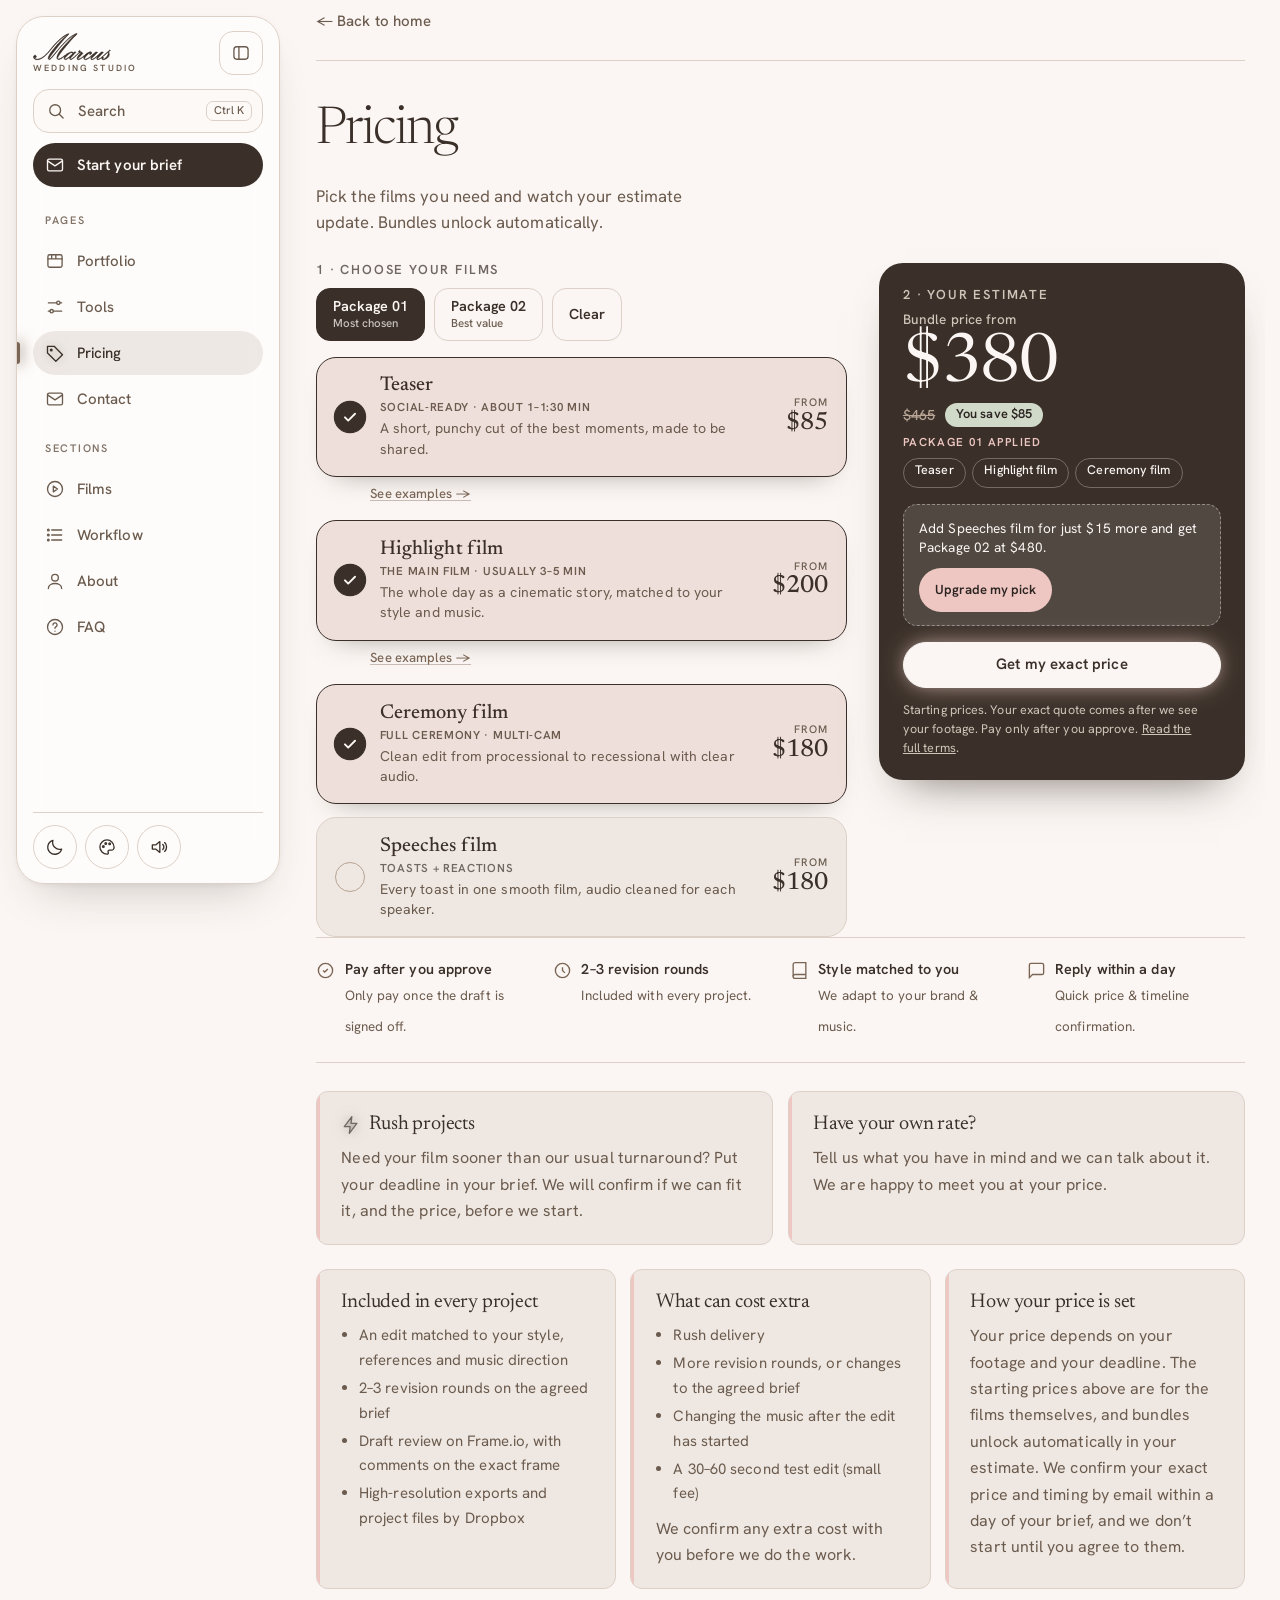
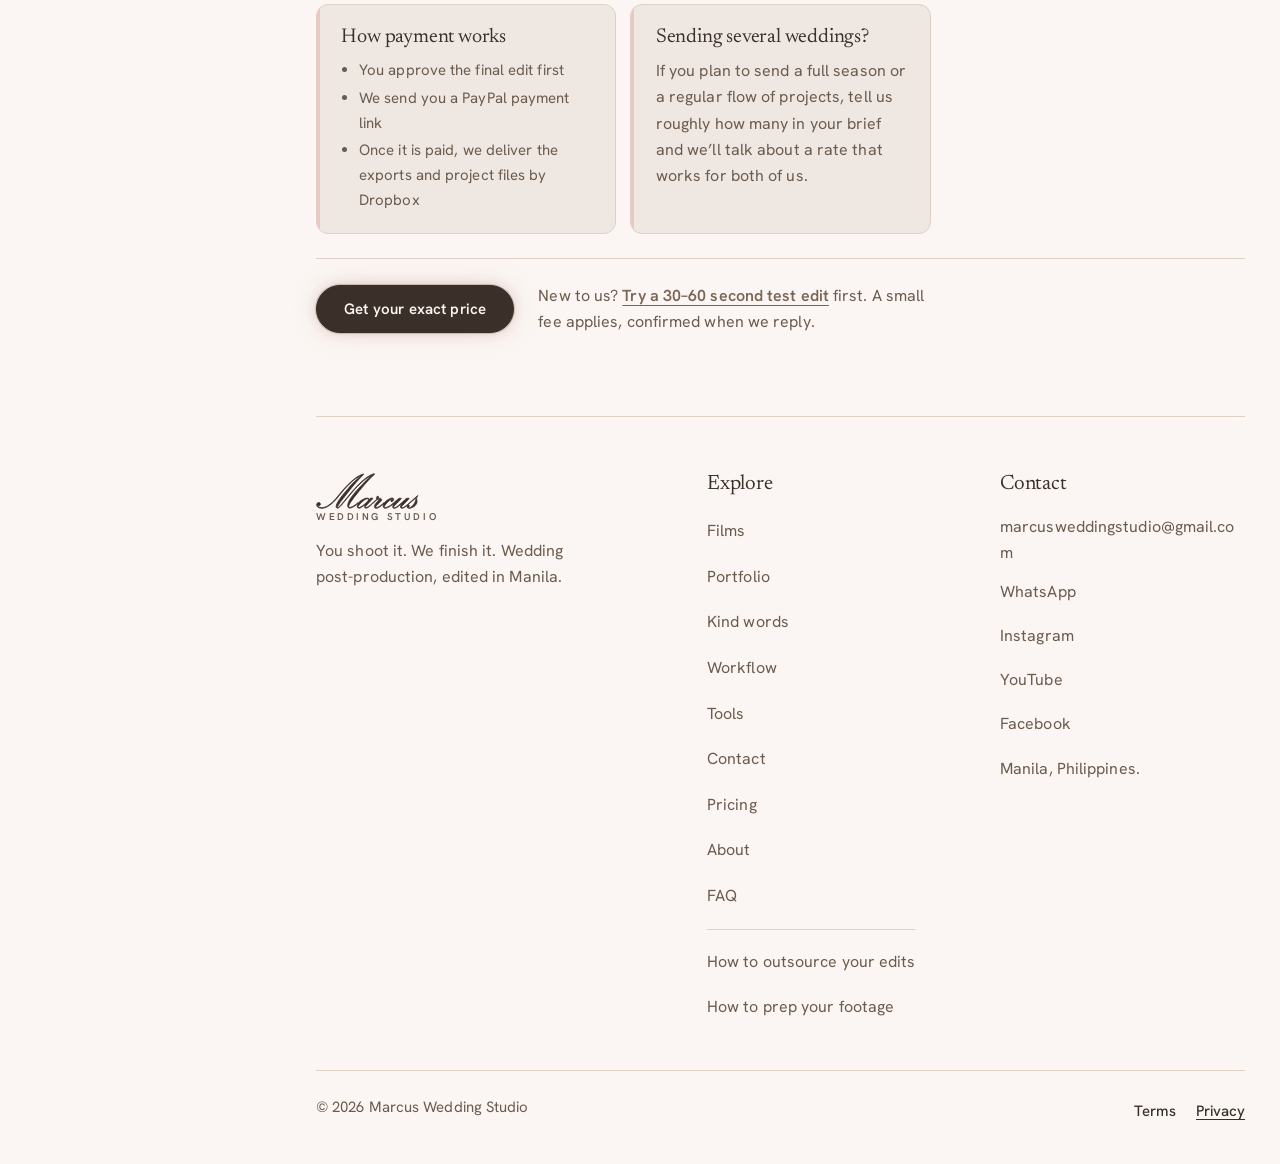
<file: pricing.html>
<!doctype html>
<html lang="en">
<head>
<meta charset="utf-8">
<meta name="viewport" content="width=device-width, initial-scale=1, viewport-fit=cover">
<title>Wedding Video Editing Pricing for Videographers | Marcus Wedding Studio</title>
<meta name="description" content="Clear packages for wedding teasers and highlight films. Style-matched editing from Manila with revision rounds and typical 3–5 day delivery.">
<meta name="robots" content="index,follow,max-image-preview:large">
<link rel="canonical" href="https://marcusweddingstudio.com/pricing.html">
<link rel="icon" href="favicon.svg" type="image/svg+xml">
<link rel="apple-touch-icon" href="apple-touch-icon.png">
<meta property="og:type" content="website">
<meta property="og:site_name" content="Marcus Wedding Studio">
<meta property="og:locale" content="en_PH">
<meta property="og:url" content="https://marcusweddingstudio.com/pricing.html">
<meta property="og:title" content="Pricing – Wedding Video Editing – Marcus Wedding Studio">
<meta property="og:description" content="Starting prices for wedding video editing. Tap a card to reveal the price, then send your brief for an exact quote.">
<meta property="og:image" content="https://marcusweddingstudio.com/og-image.png">
<meta property="og:image:width" content="1200">
<meta property="og:image:height" content="630">
<meta property="og:image:alt" content="Marcus Wedding Studio. You shoot it. We finish it.">
<meta name="twitter:card" content="summary_large_image">
<meta name="twitter:title" content="Pricing – Wedding Video Editing – Marcus Wedding Studio">
<meta name="twitter:description" content="Starting prices for wedding video editing. Tap a card to reveal the price, then send your brief for an exact quote.">
<meta name="twitter:image" content="https://marcusweddingstudio.com/og-image.png">
<meta name="theme-color" id="tc" content="#FBF6F3">
<link rel="preconnect" href="https://fonts.googleapis.com">
<link rel="preconnect" href="https://fonts.gstatic.com" crossorigin>
<link rel="preload" as="style" href="https://fonts.googleapis.com/css2?family=Newsreader:ital,opsz,wght@0,6..72,300..600;1,6..72,300..500&family=Hanken+Grotesk:wght@400;500;600&display=swap" onload="this.onload=null;this.rel='stylesheet'"><noscript><link rel="stylesheet" href="https://fonts.googleapis.com/css2?family=Newsreader:ital,opsz,wght@0,6..72,300..600;1,6..72,300..500&family=Hanken+Grotesk:wght@400;500;600&display=swap"></noscript>
<script>if(!matchMedia("(prefers-reduced-motion:reduce)").matches){document.documentElement.classList.add("anim");setTimeout(function(){if(!window.__rv)document.documentElement.classList.remove("anim")},1200)}</script>
<script>(function(){var t=null;try{t=localStorage.getItem("theme")}catch(e){}if(t!=="light"&&t!=="dark")t=matchMedia("(prefers-color-scheme:dark)").matches?"dark":"light";document.documentElement.setAttribute("data-theme",t)})()</script>
<link rel="stylesheet" href="site.css?v=20261129a">
<script type="speculationrules">{"prefetch":[{"where":{"href_matches":"/*"},"eagerness":"moderate"}],"prerender":[{"where":{"href_matches":"/*"},"eagerness":"conservative"}]}</script>
<link rel="stylesheet" href="sidebar.css?v=20261127g">
<link rel="stylesheet" href="themes.css?v=20261127g"><script src="themes.js?v=20261127g"></script>
<link rel="stylesheet" href="transitions.css?v=20261127i"><script src="transitions.js?v=20261127j"></script>
<link rel="expect" href="#page-ready" blocking="render">
<script>try{if(localStorage.getItem("sb")==="collapsed")document.documentElement.setAttribute("data-sb","collapsed")}catch(e){}</script>
</head>
<body>
<div id="sprog" aria-hidden="true"></div><header class="site" id="site"><div class="wrap bar"><a class="brand" href="index.html" aria-label="Marcus Wedding Studio, back to top"><span class="bt"><svg class="wm" viewBox="0 0 304 106.5" aria-hidden="true" focusable="false"><path id="wmp" d="M96.5 44.2C71.9 72.1 59.5 90.4 59.5 99.4C59.5 102 61.3 104.1 63.6 104.1C69.5 104.1 78.4 91.3 97.5 68.4C120.4 41.3 140.3 18.2 166.4 6.1C159.4 12.3 151.8 18.1 145.9 24.3C113.2 58.6 93.6 81.2 93.6 97C93.6 101.1 96.3 103.8 100 103.8C108.9 103.8 124.5 90.3 124.5 88.9C124.5 88.6 124.5 88.3 124.2 88.3C123.3 88.3 122.1 89.5 121.8 89.8C112.6 98 103.6 101.6 101.2 101.6C98.3 101.6 96.6 101.3 96.6 98.6C96.6 95.1 104.5 81.9 120.3 62.5C141.4 36.4 157.6 18.2 168.5 8.4C171 6.3 173.2 4.1 173.2 3.2C173.2 2.5 172.6 2 172 2C170 2 165.8 3.8 160.3 6.7C136.1 19.6 113.2 46.7 85.6 80.4C73.1 95.4 67.4 102.3 63.3 102.3C62.7 102.3 63.1 101.3 63.1 100.7C63.1 100.7 68 90.7 79.7 76.2C95 56.9 113.6 31 139.4 5.6C139.9 5.2 141.2 3.8 141.2 3.4C141.2 2.5 140.3 2.8 139.9 2.8C139.9 2.8 128.9 5.8 116.4 15.2C85.6 38.4 67.5 66.9 54.6 80.3C40.2 95.1 27.5 102.7 17 102.7C9.4 102.7 5.6 98.9 5.6 97.4C5.6 97 5.6 96.6 5.8 96.2C6.5 96.3 6.9 96.6 7.6 96.6C10.8 96.6 13.1 95.4 13.1 92.9C13.1 89.5 11.2 87.2 8.7 87.2C4 87.2 2 90 2 94.8C2 98.9 6.7 104.5 17.2 104.5C30.2 104.5 47.4 93.6 65.4 70.9C91.5 38.3 112.9 16 134.7 6.7C112.3 25.5 101.3 38.9 96.5 44.2ZM144.9 93.8C144.3 95.1 143.7 97.3 143.7 99.1C143.7 102.6 144.6 104.2 148.1 104.2C153.4 104.2 169.1 90.1 169.1 88.9C169.1 88.6 169.1 88.3 168.8 88.3C168.4 88.3 167.9 88.4 167.6 88.8C157.9 97.5 151.4 102.4 147.9 102.4C147 102.4 146.1 101.8 146.1 100.9C146.1 99.8 147.3 98 148.1 97.1L167.8 75.9C167.9 75.6 168.1 75.3 168.1 75C168.1 74.7 167.6 74.3 167.3 74.3L162.2 74.3C161.7 74.3 161.1 74.7 160.8 75L157.2 78.8C156.7 75.6 155.5 74.2 152.1 74.2C147.6 74.2 141.8 76 134.7 80.6C126.2 85.1 122.3 92.2 121.7 98.2C121.7 101.6 124.1 104.2 127 104.2C131.5 104.2 137.3 99.5 144.9 93.8ZM152.3 76C154.7 76 155.2 76.9 155.2 79.3C155.2 83.4 133.8 102.4 126.7 102.4C124.7 102.4 124.6 101.2 124.6 99.2C124.6 96.8 143.7 76 152.3 76ZM179.3 87.2C174.4 92.4 172.9 95.9 172.9 99.7C172.9 102.6 175.1 104.5 178.1 104.5C184.9 104.5 201.6 91.3 201.6 88.6C201.6 86.8 196 92 195.2 93C193.3 95.7 181.6 102.3 179.4 102.3C177.9 102.3 176.4 103 176.4 100.9C176.4 100.1 178.7 96.3 182.6 92.9C190.4 86.3 195.1 80.4 195.1 79.3C195.1 79.1 194.9 78.8 194.6 78.4L191.4 75.3C191.1 75 190.8 74.8 190.4 74.8C189.7 74.8 187.8 76.2 183.2 76.2C182.8 76.2 182.6 75.7 182.2 75.6C184.3 75 185.8 74.2 185.8 71.9C185.8 70.4 184.2 68.9 182.3 68.9C180.4 68.9 178.8 71 178.8 73.4C178.8 74.7 179 75.9 179.9 76.2C180.4 76.3 180.6 76.6 180.6 77.1C180.6 77.2 179 78.8 178.2 79.3C172.5 83.9 168.8 87.2 168.8 88C168.8 88.3 169 88.6 169.3 88.6C170.2 88.6 172.6 86.2 175.5 83.4C177.5 81.8 181.7 78.8 182.9 78.1C182.9 78.1 186.3 77.7 188.7 77.5L179.3 87.2ZM224.7 78.3C223 78.3 221.2 80.1 221.2 81.8C221.2 83.6 222.4 84.7 224.3 84.7C226.3 84.7 229.8 81.2 229.8 78.1C229.8 75.3 228.1 73.9 225.1 73.9C221.3 73.9 208.4 80.1 202.7 87.1C199.8 90.7 198.7 93.8 198.7 98.3C198.7 101.6 201.6 104.4 204.9 104.4C213.7 104.4 230.7 90.9 230.7 88.9C230.7 88.6 230.6 88.3 230.3 88.3C229.3 88.3 228.3 89.5 228 89.8C218.9 98.5 207.2 102.6 204.9 102.6C203.6 102.6 201.9 101.6 201.9 100.4C201.9 95.6 220.2 76 225.4 76C226.9 76 227.8 76.2 227.8 78.4C227.8 78.9 227.8 79.3 227.4 79.3C226.6 79.3 225.9 78.3 224.7 78.3ZM254.5 89.5C252.1 92.9 250 95.4 250 100.6C250 103 252 104.5 254.2 104.5C261.4 104.5 277.4 90 277.4 88.9C277.4 88.6 277.4 88.3 277.1 88.3C276.7 88.3 276.2 88.4 275.9 88.8C265.9 97.9 259.1 102.7 254.8 102.7C253.6 102.7 252.9 102.1 252.9 100.9C252.9 99.4 254.7 97.5 256.1 96.2L275.2 76.2C275.5 75.9 275.5 75.6 275.5 75.3C275.5 74.8 275 74.7 274.5 74.7L268.5 74.7C267 74.7 262.6 80.4 248.6 92.2C240.6 99.1 234.8 102.7 232.8 102.7C230.7 102.7 229.2 102.7 229.2 100.6C229.2 99.8 229.5 99.5 230 99.1L252.4 76.2C252.5 76 252.5 75.7 252.5 75.4C252.5 75.1 252.3 74.7 252 74.7L246.3 74.7C245.6 74.7 245 75.1 244.7 75.4L230.9 87.1C230.6 87.4 230.4 87.5 230.4 88C230.4 88.3 230.4 88.6 230.7 88.6C231.6 88.6 233.4 86.8 235.3 85.4L230 91.3C228 93.6 226.8 96.8 226.8 99.7C226.8 102.6 228.4 104.5 231.6 104.5C237.4 104.5 244.5 98.3 254.5 89.5ZM302 67.8C302 67.2 301.7 66.6 300.9 66.6C300.6 66.6 300.5 66.9 300.3 67.1L277.7 87.1C277.4 87.4 277.3 87.5 277.3 88C277.3 88.3 277.3 88.6 277.6 88.6C278.5 88.6 279.7 87.4 280 87.1L295.5 74L295.5 75.7C295.5 88.8 282.6 102.7 276.1 102.7C274.1 102.7 272 102.1 272 100.7C272 100.3 272.7 100.6 273.2 100.6C274.7 100.6 276.4 98.9 276.4 97.3C276.4 95.3 274.8 94.4 272.9 94.4C270.7 94.4 269.4 96.6 269.4 99.5C269.4 102.3 272.3 104.5 275.9 104.5C283.4 104.5 299 96.5 299 84.4C299 81.6 297.5 77.8 297.5 74.5C297.5 71.9 301.5 68.3 302 67.8Z" fill="currentColor" stroke="currentColor" stroke-width="2.2" stroke-linejoin="round"/></svg><small>Wedding Studio</small></span></a><div class="bar-r"><nav id="nav" aria-label="Primary"><span class="nl" aria-hidden="true">Pages</span><span class="nl nl2" aria-hidden="true">Sections</span><a href="index.html#work"><svg viewBox="0 0 24 24" width="20" height="20" fill="none" stroke="currentColor" stroke-width="1.5" stroke-linecap="round" stroke-linejoin="round" aria-hidden="true"><circle cx="12" cy="12" r="9"/><path d="M10 8.5l5 3.5-5 3.5z"/></svg>Films</a><a href="index.html#workflow"><svg viewBox="0 0 24 24" width="20" height="20" fill="none" stroke="currentColor" stroke-width="1.5" stroke-linecap="round" stroke-linejoin="round" aria-hidden="true"><path d="M8 6h12M8 12h12M8 18h12"/><circle cx="4" cy="6" r="1"/><circle cx="4" cy="12" r="1"/><circle cx="4" cy="18" r="1"/></svg>Workflow</a><a class="pg" href="portfolio.html"><svg viewBox="0 0 24 24" width="20" height="20" fill="none" stroke="currentColor" stroke-width="1.5" stroke-linecap="round" stroke-linejoin="round" aria-hidden="true"><rect x="3.5" y="4.5" width="17" height="15" rx="2"/><path d="M3.5 9.5h17M8 4.5v5M13 4.5v5"/></svg>Portfolio</a><a class="pg" href="tools.html"><svg viewBox="0 0 24 24" width="20" height="20" fill="none" stroke="currentColor" stroke-width="1.5" stroke-linecap="round" stroke-linejoin="round" aria-hidden="true"><path d="M4 7h10M18 7h2M4 17h2M10 17h10"/><circle cx="16" cy="7" r="2"/><circle cx="8" cy="17" r="2"/></svg>Tools</a><a class="pg" href="pricing.html" aria-current="true"><svg viewBox="0 0 24 24" width="20" height="20" fill="none" stroke="currentColor" stroke-width="1.5" stroke-linecap="round" stroke-linejoin="round" aria-hidden="true"><path d="M3 12V4h8l10 10-8 8z"/><circle cx="7.5" cy="8.5" r="1"/></svg>Pricing</a><a class="pg mo" href="contact.html"><svg viewBox="0 0 24 24" width="20" height="20" fill="none" stroke="currentColor" stroke-width="1.5" stroke-linecap="round" stroke-linejoin="round" aria-hidden="true"><rect x="3" y="5" width="18" height="14" rx="2"/><path d="M3 7l9 6 9-6"/></svg>Contact</a><a href="index.html#about"><svg viewBox="0 0 24 24" width="20" height="20" fill="none" stroke="currentColor" stroke-width="1.5" stroke-linecap="round" stroke-linejoin="round" aria-hidden="true"><circle cx="12" cy="8" r="4"/><path d="M4 21c0-4 4-6 8-6s8 2 8 6"/></svg>About</a><a href="index.html#faq"><svg viewBox="0 0 24 24" width="20" height="20" fill="none" stroke="currentColor" stroke-width="1.5" stroke-linecap="round" stroke-linejoin="round" aria-hidden="true"><circle cx="12" cy="12" r="9"/><path d="M9.5 9.5a2.5 2.5 0 1 1 3.5 2.3c-.7.4-1 1-1 1.7M12 17h.01"/></svg>FAQ</a><a href="contact.html">Start your brief</a></nav><button class="theme" id="theme" type="button" aria-label="Switch to dark mode"><svg class="moon" viewBox="0 0 24 24" aria-hidden="true"><path d="M20 14.5A8.5 8.5 0 0 1 9.5 4a8.5 8.5 0 1 0 10.5 10.5z"/></svg><svg class="sun" viewBox="0 0 24 24" aria-hidden="true"><circle cx="12" cy="12" r="4"/><path d="M12 2.5v2M12 19.5v2M2.5 12h2M19.5 12h2M5.3 5.3l1.4 1.4M17.3 17.3l1.4 1.4M5.3 18.7l1.4-1.4M17.3 6.7l1.4-1.4"/></svg></button><button class="menu" id="menu" type="button" aria-label="Open menu" aria-expanded="false" aria-controls="nav"><i></i></button></div></div></header>
<main id="main">
<div class="wrap" id="pg-pricing">
<a class="back" href="index.html">← Back to home</a>
</div>
<section class="pricing" id="pricing"><div class="wrap">
<div class="rv"><h1>Pricing</h1>
<p class="pin">Pick the films you need and watch your estimate update. Bundles unlock automatically.</p></div>
<div class="bp rv" id="bp">
<div class="bp-pick">
<p class="bp-h">1 · Choose your films</p>
<div class="bp-presets" role="group" aria-label="Quick picks">
<button type="button" class="bp-pre" data-set="thc" aria-pressed="false"><b>Package 01</b><span>Most chosen</span></button>
<button type="button" class="bp-pre" data-set="thcs" aria-pressed="false"><b>Package 02</b><span>Best value</span></button>
<button type="button" class="bp-pre bp-clear" data-set="" aria-pressed="false"><b>Clear</b></button>
</div>
<ul class="bp-ul"><li class="bp-li"><label class="bp-opt"><input class="bp-in" type="checkbox" value="t" data-p="85"><span class="bp-tick"><svg viewBox="0 0 24 24" aria-hidden="true"><path d="M5 12.5l4.5 4.5L19 7.5"/></svg></span><span class="bp-main"><strong>Teaser</strong><em>Social-ready · about 1–1:30 min</em><small>A short, punchy cut of the best moments, made to be shared.</small></span><span class="bp-price"><i>from</i>$85</span></label><a class="bp-ex" href="portfolio.html#sec-teaser" data-ev="CTA Click" data-label="Pricing: Teaser examples">See examples →</a></li><li class="bp-li"><label class="bp-opt"><input class="bp-in" type="checkbox" value="h" data-p="200"><span class="bp-tick"><svg viewBox="0 0 24 24" aria-hidden="true"><path d="M5 12.5l4.5 4.5L19 7.5"/></svg></span><span class="bp-main"><strong>Highlight film</strong><em>The main film · usually 3–5 min</em><small>The whole day as a cinematic story, matched to your style and music.</small></span><span class="bp-price"><i>from</i>$200</span></label><a class="bp-ex" href="portfolio.html#sec-highlight" data-ev="CTA Click" data-label="Pricing: Highlight film examples">See examples →</a></li><li class="bp-li"><label class="bp-opt"><input class="bp-in" type="checkbox" value="c" data-p="180"><span class="bp-tick"><svg viewBox="0 0 24 24" aria-hidden="true"><path d="M5 12.5l4.5 4.5L19 7.5"/></svg></span><span class="bp-main"><strong>Ceremony film</strong><em>Full ceremony · multi-cam</em><small>Clean edit from processional to recessional with clear audio.</small></span><span class="bp-price"><i>from</i>$180</span></label></li><li class="bp-li"><label class="bp-opt"><input class="bp-in" type="checkbox" value="s" data-p="180"><span class="bp-tick"><svg viewBox="0 0 24 24" aria-hidden="true"><path d="M5 12.5l4.5 4.5L19 7.5"/></svg></span><span class="bp-main"><strong>Speeches film</strong><em>Toasts + reactions</em><small>Every toast in one smooth film, audio cleaned for each speaker.</small></span><span class="bp-price"><i>from</i>$180</span></label></li></ul>
</div>
<aside class="bp-sum" aria-live="polite" aria-label="Your estimate">
<p class="bp-h">2 · Your estimate</p>
<p class="bp-lab" id="bpLab">Starting from</p>
<p class="bp-tot"><span id="bpTot">$0</span></p>
<p class="bp-deal" id="bpDeal" hidden><s id="bpWas"></s><span id="bpSave"></span></p>
<p class="bp-pk" id="bpPk" hidden></p>
<ul class="bp-chips" id="bpChips"></ul>
<div class="bp-nudge" id="bpNudge" hidden><p id="bpNt"></p><button type="button" id="bpNb" class="bp-nb">Upgrade my pick</button></div>
<a class="btn bp-go" id="bpGo" href="contact.html" data-ev="CTA Click" data-label="Pricing: Get my exact price">Get my exact price</a>
<p class="bp-fine">Starting prices. Your exact quote comes after we see your footage. Pay only after you approve. <a href="terms.html">Read the full terms</a>.</p>
</aside>
</div>
<div class="ptrust rv">
<div><svg viewBox="0 0 24 24" fill="none" stroke="currentColor" stroke-width="1.7" aria-hidden="true"><path d="M9 12l2 2 4-4"/><circle cx="12" cy="12" r="9"/></svg><div><strong>Pay after you approve</strong><span>Only pay once the draft is signed off.</span></div></div>
<div><svg viewBox="0 0 24 24" fill="none" stroke="currentColor" stroke-width="1.7" aria-hidden="true"><path d="M12 8v4l3 3"/><circle cx="12" cy="12" r="9"/></svg><div><strong>2–3 revision rounds</strong><span>Included with every project.</span></div></div>
<div><svg viewBox="0 0 24 24" fill="none" stroke="currentColor" stroke-width="1.7" aria-hidden="true"><path d="M4 19.5A2.5 2.5 0 0 1 6.5 17H20"/><path d="M6.5 2H20v20H6.5A2.5 2.5 0 0 1 4 19.5v-15A2.5 2.5 0 0 1 6.5 2z"/></svg><div><strong>Style matched to you</strong><span>We adapt to your brand &amp; music.</span></div></div>
<div><svg viewBox="0 0 24 24" fill="none" stroke="currentColor" stroke-width="1.7" aria-hidden="true"><path d="M21 15a2 2 0 0 1-2 2H7l-4 4V5a2 2 0 0 1 2-2h14a2 2 0 0 1 2 2z"/></svg><div><strong>Reply within a day</strong><span>Quick price &amp; timeline confirmation.</span></div></div>
</div>
<div class="pnotes rv"><div class="pnote"><h4><svg viewBox="0 0 24 24" width="20" height="20" fill="none" stroke="currentColor" stroke-width="1.6" stroke-linecap="round" stroke-linejoin="round" aria-hidden="true"><path d="M13 2L4 14h7l-1 8 9-12h-7z"/></svg>Rush projects</h4><p>Need your film sooner than our usual turnaround? Put your deadline in your brief. We will confirm if we can fit it, and the price, before we start.</p></div><div class="pnote"><h4>Have your own rate?</h4><p>Tell us what you have in mind and we can talk about it. We are happy to meet you at your price.</p></div></div>
<div class="pnotes rv">
<div class="pnote"><h4>Included in every project</h4><ul>
<li>An edit matched to your style, references and music direction</li>
<li>2–3 revision rounds on the agreed brief</li>
<li>Draft review on Frame.io, with comments on the exact frame</li>
<li>High-resolution exports and project files by Dropbox</li>
</ul></div>
<div class="pnote"><h4>What can cost extra</h4><ul>
<li>Rush delivery</li>
<li>More revision rounds, or changes to the agreed brief</li>
<li>Changing the music after the edit has started</li>
<li>A 30–60 second test edit (small fee)</li>
</ul><p style="margin-top:.6rem">We confirm any extra cost with you before we do the work.</p></div>
<div class="pnote"><h4>How your price is set</h4><p>Your price depends on your footage and your deadline. The starting prices above are for the films themselves, and bundles unlock automatically in your estimate. We confirm your exact price and timing by email within a day of your brief, and we don’t start until you agree to them.</p></div>
<div class="pnote"><h4>How payment works</h4><ul>
<li>You approve the final edit first</li>
<li>We send you a PayPal payment link</li>
<li>Once it is paid, we deliver the exports and project files by Dropbox</li>
</ul></div>
<div class="pnote"><h4>Sending several weddings?</h4><p>If you plan to send a full season or a regular flow of projects, tell us roughly how many in your brief and we’ll talk about a rate that works for both of us.</p></div>
</div>
<div class="pcta rv"><a class="btn" href="contact.html" data-ev="CTA Click" data-label="Pricing: Start your brief">Get your exact price</a><p>New to us? <a href="contact.html" data-test data-ev="CTA Click" data-label="Pricing: Request a test edit">Try a 30–60 second test edit</a> first. A small fee applies, confirmed when we reply.</p></div>
</div></section>
</main>
<div class="wrap"><footer class="foot">
<div class="f-brand"><a class="brand" href="index.html" aria-label="Marcus Wedding Studio, back to top"><span class="bt"><svg class="wm" viewBox="0 0 304 106.5" aria-hidden="true" focusable="false"><use href="#wmp"/></svg><small>Wedding Studio</small></span></a><p>You shoot it. We finish it. Wedding post-production, edited in Manila.</p></div>
<div class="f-col"><p class="f-h">Explore</p><ul class="f-links"><li><a href="index.html#work">Films</a></li><li><a href="portfolio.html">Portfolio</a></li><li><a href="index.html#words">Kind words</a></li><li><a href="index.html#workflow">Workflow</a></li><li><a href="tools.html">Tools</a></li><li><a href="contact.html">Contact</a></li><li><a href="pricing.html">Pricing</a></li><li><a href="index.html#about">About</a></li><li><a href="index.html#faq">FAQ</a></li><li class="f-sep"><a href="how-to-outsource-wedding-video-editing.html">How to outsource your edits</a></li><li><a href="how-to-prep-wedding-footage-for-an-editor.html">How to prep your footage</a></li></ul></div>
<div class="f-col"><p class="f-h">Contact</p><a href="mailto:marcusweddingstudio@gmail.com">marcusweddingstudio@gmail.com</a><span class="soc" id="soc"></span><p class="f-note">Manila, Philippines.</p></div>
<div class="f-base"><div class="f-l"><span>© 2026 Marcus Wedding Studio</span></div><span class="f-legal"><a class="linkbtn" href="terms.html">Terms</a><button type="button" class="linkbtn pvopen">Privacy</button></span></div>
</footer></div>

<a class="wa-fab wa" href="contact.html" target="_blank" rel="noopener" hidden aria-label="Message us on WhatsApp" data-ev="CTA Click" data-label="Floating WhatsApp"><svg viewBox="0 0 24 24" aria-hidden="true"><path d="M21 12a8 8 0 0 1-11.7 7.1L4 20.5l1.4-4.9A8 8 0 1 1 21 12z"/></svg></a>
<dialog id="pv" class="doc" aria-labelledby="pvt"><div class="doc-in">
<h3 id="pvt">Privacy</h3>
<p>We keep this simple: we only collect what we need to answer you and do the work.</p>
<h4>What we collect</h4><p>The details you enter in the brief form (name, email, company, website and message), the project details form we later send you (couple, wedding date, footage link, music and style preferences, special requests), or anything you send us by email or chat.</p>
<h4>Why</h4><p>To reply to your inquiry and, if you hire us, to deliver your project. We don’t sell your details or use them for third-party marketing.</p>
<h4>Who handles it</h4><p>Briefs and project details reach us by email, either through your own email app or through our form service (Formspree). Emails are handled through Gmail. Footage you share is used only to edit your project.</p>
<div id="pv-an" hidden><h4>Analytics</h4><p>We use Umami, a privacy-friendly analytics tool that doesn’t use cookies or collect personal data, to count visits and clicks.</p></div>
<h4>On your device</h4><p>If you pick a light or dark theme, that choice is saved in your browser only. So is a half-finished brief, until you send it. Fonts come from Google Fonts, and film thumbnails and players come from YouTube. Both may receive your device information when they load or play.</p>
<h4>Your choices</h4><p>Email <a href="mailto:marcusweddingstudio@gmail.com">marcusweddingstudio@gmail.com</a> any time to ask us to correct or delete your details.</p>
<p style="margin-top:1.1rem;font-size:.82rem">Last updated November 2026.</p>
<button class="btn ghost" type="button" id="pvc">Close</button>
</div></dialog>
<script src="config.js?v=20261122a"></script>
<script src="site.js?v=20261129a"></script>
<script>
(()=>{const root=document.getElementById("bp");if(!root)return;
const reduce=matchMedia("(prefers-reduced-motion:reduce)").matches;
const F={t:{n:"Teaser",p:85},h:{n:"Highlight film",p:200},c:{n:"Ceremony film",p:180},s:{n:"Speeches film",p:180}};
const ORDER="thcs",PK=[{n:"Package 01",set:"thc",price:380},{n:"Package 02",set:"thcs",price:480}];
const ins=[...root.querySelectorAll(".bp-in")],pres=[...root.querySelectorAll(".bp-pre")];
const $=id=>document.getElementById(id),money=n=>"$"+n.toLocaleString("en-US");
const sumOf=k=>[...k].reduce((a,x)=>a+F[x].p,0);
let shown=0,raf=0,lastSave=0,ran=false;
const count=to=>{const el=$("bpTot");cancelAnimationFrame(raf);
 if(reduce){el.textContent=money(to);shown=to;return}
 const from=shown,t0=performance.now(),d=450,intro=!ran;ran=true;
 const step=t=>{const k=intro&&document.documentElement.classList.contains("vt-arrive")?1:Math.min(1,(t-t0)/d),e=1-Math.pow(1-k,3);shown=Math.round(from+(to-from)*e);el.textContent=money(shown);if(k<1)raf=requestAnimationFrame(step)};
 raf=requestAnimationFrame(step)};
const keys=()=>ORDER.split("").filter(k=>ins.find(i=>i.value===k).checked);
const apply=set=>{ins.forEach(i=>i.checked=set.includes(i.value));render()};
function render(){
 const k=keys().join(""),full=sumOf(k),m=PK.find(p=>p.set===k),total=m?m.price:full;
 count(total);
 $("bpLab").textContent=k?(m?"Bundle price from":"Starting from"):"Pick a film to begin";
 const deal=$("bpDeal");
 if(m){deal.hidden=false;$("bpWas").textContent=money(full);const sv=full-m.price;$("bpSave").textContent="You save "+money(sv);
  if(lastSave!==sv&&!reduce){deal.classList.remove("pop");void deal.offsetWidth;deal.classList.add("pop")}lastSave=sv}
 else{deal.hidden=true;lastSave=0}
 const pk=$("bpPk");pk.hidden=!m;if(m)pk.textContent=m.n+" applied";
 $("bpChips").innerHTML=k.split("").filter(Boolean).map(x=>"<li>"+F[x].n+"</li>").join("");
 /* nudge toward a bundle */
 let best=null;
 if(k.length>=2)PK.forEach(p=>{if(p.set!==k&&k.split("").every(x=>p.set.includes(x))){const extra=p.price-full,miss=p.set.split("").filter(x=>!k.includes(x));if(!best||extra<best.extra)best={p,extra,miss}}});
 const nu=$("bpNudge");
 if(best){nu.hidden=false;$("bpNt").textContent="Add "+best.miss.map(x=>F[x].n).join(" + ")+" for just "+money(best.extra)+" more and get "+best.p.n+" at "+money(best.p.price)+".";nu.dataset.set=best.p.set}
 else nu.hidden=true;
 pres.forEach(b=>b.setAttribute("aria-pressed",String(b.dataset.set===k)));
 const go=$("bpGo");go.classList.toggle("is-idle",!k);
 go.dataset.pick=k?"Films I am interested in: "+k.split("").map(x=>F[x].n).join(" + ")+". "+(m?m.n+" (from "+money(total)+").":"Estimated from "+money(total)+"."):"";
}
ins.forEach(i=>i.addEventListener("change",render));
pres.forEach(b=>b.addEventListener("click",()=>apply(b.dataset.set)));
$("bpNb").addEventListener("click",()=>apply($("bpNudge").dataset.set));
$("bpGo").addEventListener("click",()=>{try{const v=$("bpGo").dataset.pick;if(v)sessionStorage.setItem("mws_pick",v);else sessionStorage.removeItem("mws_pick")}catch(e){}});
apply("thc");
})();
</script>
<script src="sidebar.js?v=20261127i"></script>
<div id="page-ready" hidden></div>
</body>
</html>
</file>
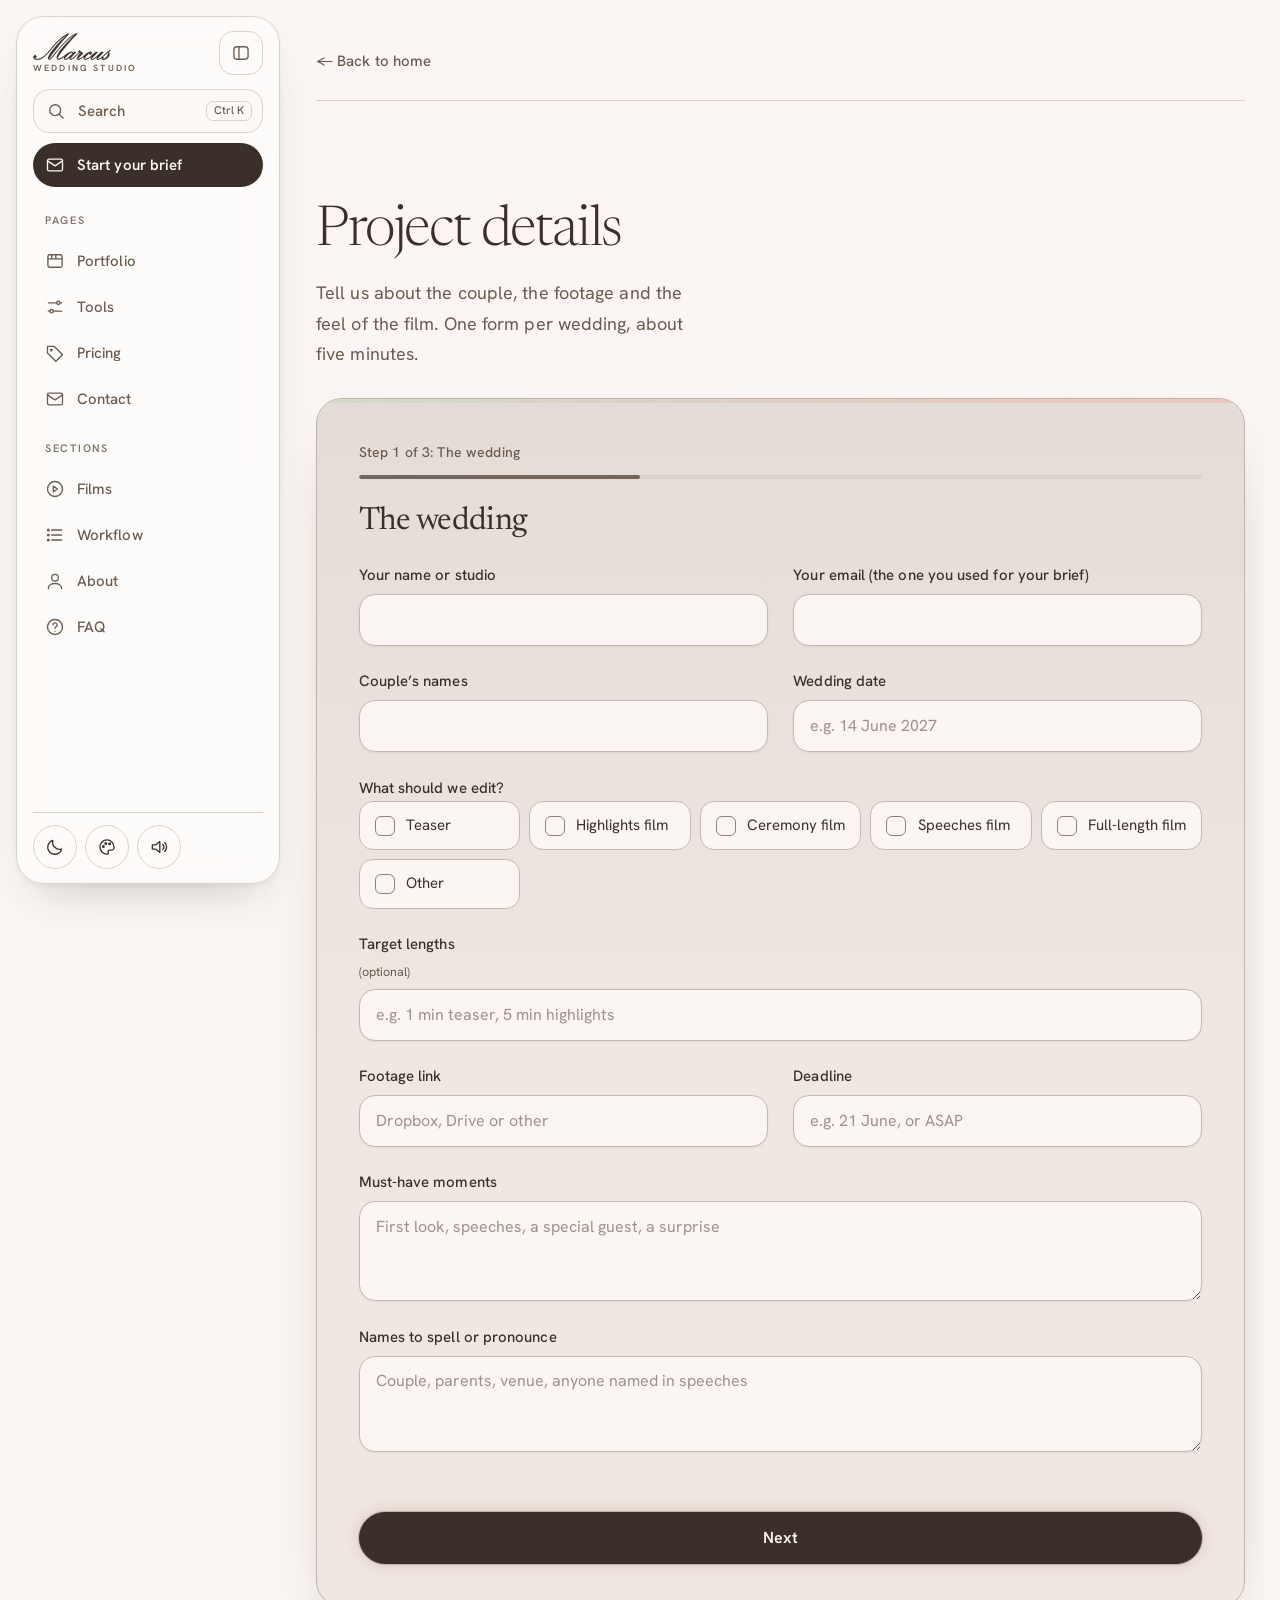
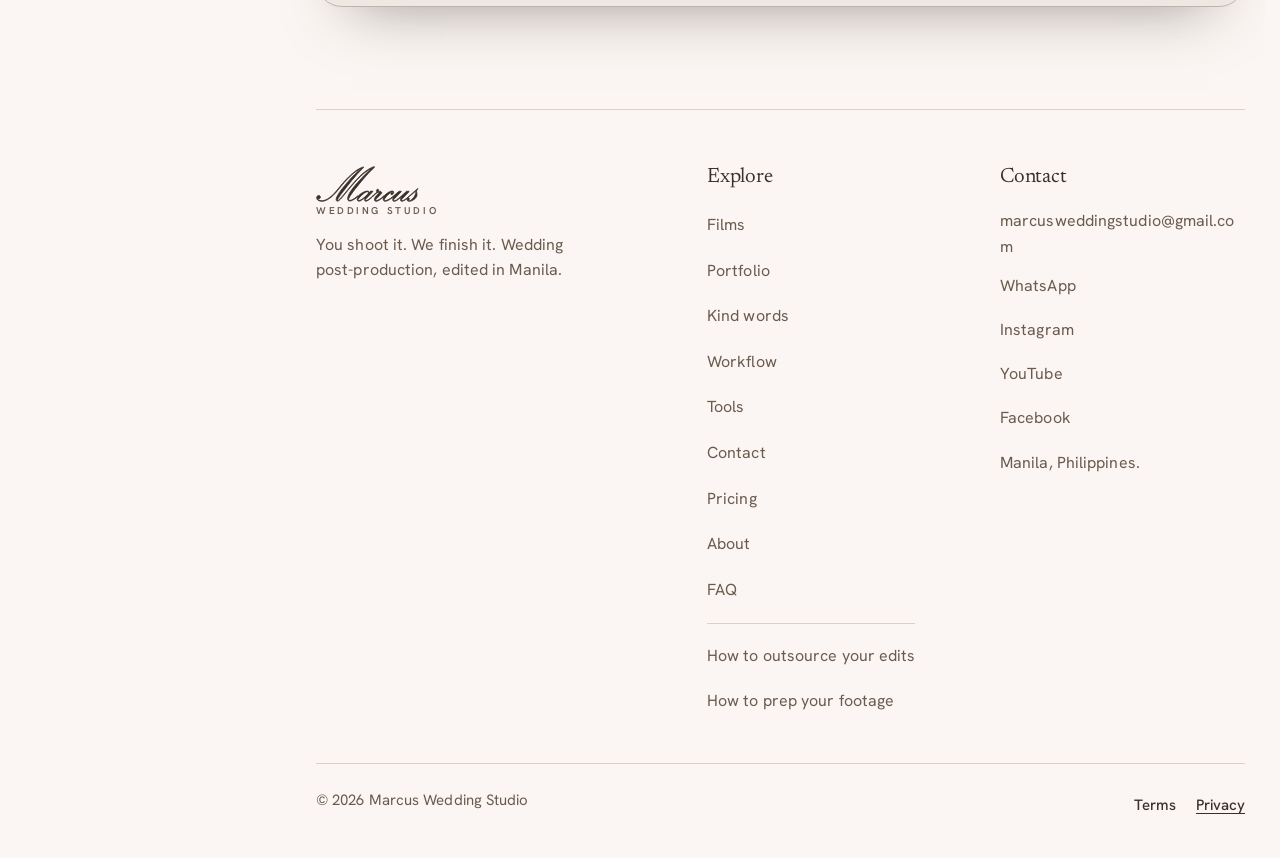
<file: project-details.html>
<!doctype html>
<html lang="en">
<head>
<meta charset="utf-8">
<meta name="viewport" content="width=device-width, initial-scale=1, viewport-fit=cover">
<title>Marcus Wedding Studio – Project Details</title>
<meta name="description" content="Share the couple, footage and style details for your wedding edit with Marcus Wedding Studio.">
<meta name="robots" content="noindex,nofollow">
<link rel="icon" href="favicon.svg" type="image/svg+xml">
<link rel="apple-touch-icon" href="apple-touch-icon.png">
<meta property="og:type" content="website">
<meta property="og:site_name" content="Marcus Wedding Studio">
<meta property="og:locale" content="en_PH">
<meta property="og:url" content="https://marcusweddingstudio.com/project-details.html">
<meta property="og:title" content="Project Details – Marcus Wedding Studio">
<meta property="og:description" content="Share the couple, footage and style details for your wedding edit with Marcus Wedding Studio.">
<meta property="og:image" content="https://marcusweddingstudio.com/og-image.png">
<meta property="og:image:width" content="1200">
<meta property="og:image:height" content="630">
<meta property="og:image:alt" content="Marcus Wedding Studio. You shoot it. We finish it.">
<meta name="twitter:card" content="summary_large_image">
<meta name="twitter:title" content="Project Details – Marcus Wedding Studio">
<meta name="twitter:description" content="Share the couple, footage and style details for your wedding edit with Marcus Wedding Studio.">
<meta name="twitter:image" content="https://marcusweddingstudio.com/og-image.png">
<meta name="theme-color" id="tc" content="#FBF6F3">
<link rel="preconnect" href="https://fonts.googleapis.com">
<link rel="preconnect" href="https://fonts.gstatic.com" crossorigin>
<link rel="preload" as="style" href="https://fonts.googleapis.com/css2?family=Newsreader:ital,opsz,wght@0,6..72,300..600;1,6..72,300..500&family=Hanken+Grotesk:wght@400;500;600&display=swap" onload="this.onload=null;this.rel='stylesheet'"><noscript><link rel="stylesheet" href="https://fonts.googleapis.com/css2?family=Newsreader:ital,opsz,wght@0,6..72,300..600;1,6..72,300..500&family=Hanken+Grotesk:wght@400;500;600&display=swap"></noscript>
<script>if(!matchMedia("(prefers-reduced-motion:reduce)").matches){document.documentElement.classList.add("anim");setTimeout(function(){if(!window.__rv)document.documentElement.classList.remove("anim")},1200)}</script>
<script>(function(){var t=null;try{t=localStorage.getItem("theme")}catch(e){}if(t!=="light"&&t!=="dark")t=matchMedia("(prefers-color-scheme:dark)").matches?"dark":"light";document.documentElement.setAttribute("data-theme",t)})()</script>
<link rel="stylesheet" href="site.css?v=20261129a">
<style>
.pd{scroll-margin-top:7.5rem}
.pd [hidden]{display:none!important}
.pd .pp{display:grid;gap:.65rem}
.pd .pp p{margin:0;font-size:.875rem;font-weight:500;letter-spacing:.01em;color:var(--muted)}
.pd .pbar{height:4px;border-radius:4px;background:var(--line);overflow:hidden}
.pd .pbar span{display:block;height:100%;width:34%;border-radius:4px;background:linear-gradient(90deg,var(--brass),var(--accent));transition:width .6s var(--ease)}
.pd .step{display:grid;gap:1.6rem;min-width:0;padding-top:.4rem}
.pd .step h2{margin:0;font-family:var(--f-display);font-weight:400;font-size:clamp(1.7rem,1.45rem + 1vw,2rem);line-height:1.15;letter-spacing:-.02em}
.pd .two{display:grid;grid-template-columns:minmax(0,1fr);gap:1.6rem}
@media(min-width:34rem){.pd .two{grid-template-columns:repeat(2,minmax(0,1fr))}}
.brief.pd label,.brief.pd legend{font-size:.9375rem;font-weight:500;letter-spacing:.005em;line-height:1.4;color:var(--ink)}
.brief.pd label{gap:.5rem}
.brief.pd legend{padding:0;margin-bottom:.15rem}
.brief.pd label small,.brief.pd legend small{color:var(--muted);font-weight:400;letter-spacing:0}
.pd input[type=text],.pd input[type=email],.pd input[type=url],.pd select,.pd textarea{font-size:1rem;line-height:1.5;padding:.8rem 1rem;min-height:3.1rem}
.pd textarea{resize:vertical;min-height:6rem}
.pd ::placeholder{color:color-mix(in srgb,var(--muted) 65%,transparent);opacity:1}
.pd input:-webkit-autofill,.pd input:-webkit-autofill:hover,.pd input:-webkit-autofill:focus{-webkit-box-shadow:0 0 0 1000px var(--bg) inset!important;box-shadow:0 0 0 1000px var(--bg) inset!important;-webkit-text-fill-color:var(--ink)!important;caret-color:var(--ink);transition:background-color 99999s ease-out 0s}
.pd .grp{border:0;padding:0;margin:0;display:grid;gap:.7rem;min-width:0}
.pd .opts{display:grid;grid-template-columns:repeat(auto-fit,minmax(10rem,1fr));gap:.55rem}
.pd .opt.wide{grid-column:1/-1}
.brief.pd .opt{display:flex;align-items:center;gap:.7rem;min-height:3.1rem;padding:.7rem .95rem;border:1px solid color-mix(in srgb,var(--line) 85%,var(--ink));border-radius:14px;background:var(--bg);font-size:.9375rem;font-weight:400;line-height:1.3;letter-spacing:0;cursor:pointer;transition:border-color .3s var(--ease),background .3s var(--ease)}
.brief.pd .opt:hover{border-color:color-mix(in srgb,var(--accent) 55%,var(--line))}
.brief.pd .opt:has(input:checked){border-color:var(--accent);background:color-mix(in srgb,var(--accent) 10%,var(--bg))}
.brief.pd .opt:has(input:focus-visible){outline:3px solid color-mix(in srgb,var(--accent) 45%,transparent);outline-offset:2px}
.pd .grp[aria-invalid="true"] .opt{border-color:var(--accent)}
.pd .opt input,.pd .agree input{-webkit-appearance:none;appearance:none;flex:none;display:grid;place-content:center;width:1.25rem;height:1.25rem;margin:0;border:1.5px solid color-mix(in srgb,var(--muted) 75%,transparent);border-radius:6px;background:transparent;cursor:pointer;transition:background .25s var(--ease),border-color .25s var(--ease)}
.pd .opt input[type=radio]{border-radius:50%}
.pd .opt input::after,.pd .agree input::after{content:"";width:.6rem;height:.32rem;border-left:2px solid var(--bg);border-bottom:2px solid var(--bg);rotate:-45deg;translate:0 -1px;scale:0;transition:scale .2s var(--ease)}
.pd .opt input[type=radio]::after{width:.5rem;height:.5rem;border:0;border-radius:50%;background:var(--bg);rotate:0;translate:none}
.pd .opt input:checked,.pd .agree input:checked{background:var(--accent);border-color:var(--accent)}
.pd .opt input:checked::after,.pd .agree input:checked::after{scale:1}
.pd .agree input:focus-visible{outline:3px solid color-mix(in srgb,var(--accent) 45%,transparent);outline-offset:2px}
.brief.pd .agree{display:flex;align-items:flex-start;gap:.8rem;font-weight:400;line-height:1.5}
.pd .agree input{margin-top:.1rem}
.pd .note{margin:0;padding:1rem 1.15rem;border-left:3px solid var(--brass);border-radius:4px 14px 14px 4px;background:color-mix(in srgb,var(--brass) 9%,var(--bg));color:var(--muted);font-size:.9rem;line-height:1.65}
.pd .nav{display:grid;grid-template-columns:minmax(0,1fr) minmax(0,1.7fr);gap:.7rem;margin-top:.4rem}
.pd .nav.one{grid-template-columns:minmax(0,1fr)}
.pd .nav .btn{min-height:3.25rem;display:flex;align-items:center;justify-content:center;width:100%;font-size:1rem}
.pd #pmsg{margin:0;min-height:1.2rem;font-size:.9rem;line-height:1.4;color:var(--accent)}
.pd #pdone h2{font-family:var(--f-display);font-weight:400;font-size:1.7rem;line-height:1.2;letter-spacing:-.02em;margin:0 0 .8rem}
.pd #pdone .btn{margin-top:1.2rem}
@keyframes stepin{from{opacity:0;translate:0 10px}to{opacity:1;translate:0 0}}
.pd .step:not([hidden]){animation:stepin .5s var(--ease)}
@media(prefers-reduced-motion:reduce){.pd .step:not([hidden]){animation:none}.pd .pbar span,.brief.pd .opt,.pd .opt input,.pd .agree input{transition:none}}
</style>
<script type="speculationrules">{"prefetch":[{"where":{"href_matches":"/*"},"eagerness":"moderate"}],"prerender":[{"where":{"href_matches":"/*"},"eagerness":"conservative"}]}</script>
<link rel="stylesheet" href="sidebar.css?v=20261127g">
<link rel="stylesheet" href="themes.css?v=20261127g"><script src="themes.js?v=20261127g"></script>
<link rel="stylesheet" href="transitions.css?v=20261127i"><script src="transitions.js?v=20261127j"></script>
<link rel="expect" href="#page-ready" blocking="render">
<script>try{if(localStorage.getItem("sb")==="collapsed")document.documentElement.setAttribute("data-sb","collapsed")}catch(e){}</script>
</head>
<body>
<div id="sprog" aria-hidden="true"></div><header class="site" id="site"><div class="wrap bar"><a class="brand" href="index.html" aria-label="Marcus Wedding Studio, back to top"><span class="bt"><svg class="wm" viewBox="0 0 304 106.5" aria-hidden="true" focusable="false"><path id="wmp" d="M96.5 44.2C71.9 72.1 59.5 90.4 59.5 99.4C59.5 102 61.3 104.1 63.6 104.1C69.5 104.1 78.4 91.3 97.5 68.4C120.4 41.3 140.3 18.2 166.4 6.1C159.4 12.3 151.8 18.1 145.9 24.3C113.2 58.6 93.6 81.2 93.6 97C93.6 101.1 96.3 103.8 100 103.8C108.9 103.8 124.5 90.3 124.5 88.9C124.5 88.6 124.5 88.3 124.2 88.3C123.3 88.3 122.1 89.5 121.8 89.8C112.6 98 103.6 101.6 101.2 101.6C98.3 101.6 96.6 101.3 96.6 98.6C96.6 95.1 104.5 81.9 120.3 62.5C141.4 36.4 157.6 18.2 168.5 8.4C171 6.3 173.2 4.1 173.2 3.2C173.2 2.5 172.6 2 172 2C170 2 165.8 3.8 160.3 6.7C136.1 19.6 113.2 46.7 85.6 80.4C73.1 95.4 67.4 102.3 63.3 102.3C62.7 102.3 63.1 101.3 63.1 100.7C63.1 100.7 68 90.7 79.7 76.2C95 56.9 113.6 31 139.4 5.6C139.9 5.2 141.2 3.8 141.2 3.4C141.2 2.5 140.3 2.8 139.9 2.8C139.9 2.8 128.9 5.8 116.4 15.2C85.6 38.4 67.5 66.9 54.6 80.3C40.2 95.1 27.5 102.7 17 102.7C9.4 102.7 5.6 98.9 5.6 97.4C5.6 97 5.6 96.6 5.8 96.2C6.5 96.3 6.9 96.6 7.6 96.6C10.8 96.6 13.1 95.4 13.1 92.9C13.1 89.5 11.2 87.2 8.7 87.2C4 87.2 2 90 2 94.8C2 98.9 6.7 104.5 17.2 104.5C30.2 104.5 47.4 93.6 65.4 70.9C91.5 38.3 112.9 16 134.7 6.7C112.3 25.5 101.3 38.9 96.5 44.2ZM144.9 93.8C144.3 95.1 143.7 97.3 143.7 99.1C143.7 102.6 144.6 104.2 148.1 104.2C153.4 104.2 169.1 90.1 169.1 88.9C169.1 88.6 169.1 88.3 168.8 88.3C168.4 88.3 167.9 88.4 167.6 88.8C157.9 97.5 151.4 102.4 147.9 102.4C147 102.4 146.1 101.8 146.1 100.9C146.1 99.8 147.3 98 148.1 97.1L167.8 75.9C167.9 75.6 168.1 75.3 168.1 75C168.1 74.7 167.6 74.3 167.3 74.3L162.2 74.3C161.7 74.3 161.1 74.7 160.8 75L157.2 78.8C156.7 75.6 155.5 74.2 152.1 74.2C147.6 74.2 141.8 76 134.7 80.6C126.2 85.1 122.3 92.2 121.7 98.2C121.7 101.6 124.1 104.2 127 104.2C131.5 104.2 137.3 99.5 144.9 93.8ZM152.3 76C154.7 76 155.2 76.9 155.2 79.3C155.2 83.4 133.8 102.4 126.7 102.4C124.7 102.4 124.6 101.2 124.6 99.2C124.6 96.8 143.7 76 152.3 76ZM179.3 87.2C174.4 92.4 172.9 95.9 172.9 99.7C172.9 102.6 175.1 104.5 178.1 104.5C184.9 104.5 201.6 91.3 201.6 88.6C201.6 86.8 196 92 195.2 93C193.3 95.7 181.6 102.3 179.4 102.3C177.9 102.3 176.4 103 176.4 100.9C176.4 100.1 178.7 96.3 182.6 92.9C190.4 86.3 195.1 80.4 195.1 79.3C195.1 79.1 194.9 78.8 194.6 78.4L191.4 75.3C191.1 75 190.8 74.8 190.4 74.8C189.7 74.8 187.8 76.2 183.2 76.2C182.8 76.2 182.6 75.7 182.2 75.6C184.3 75 185.8 74.2 185.8 71.9C185.8 70.4 184.2 68.9 182.3 68.9C180.4 68.9 178.8 71 178.8 73.4C178.8 74.7 179 75.9 179.9 76.2C180.4 76.3 180.6 76.6 180.6 77.1C180.6 77.2 179 78.8 178.2 79.3C172.5 83.9 168.8 87.2 168.8 88C168.8 88.3 169 88.6 169.3 88.6C170.2 88.6 172.6 86.2 175.5 83.4C177.5 81.8 181.7 78.8 182.9 78.1C182.9 78.1 186.3 77.7 188.7 77.5L179.3 87.2ZM224.7 78.3C223 78.3 221.2 80.1 221.2 81.8C221.2 83.6 222.4 84.7 224.3 84.7C226.3 84.7 229.8 81.2 229.8 78.1C229.8 75.3 228.1 73.9 225.1 73.9C221.3 73.9 208.4 80.1 202.7 87.1C199.8 90.7 198.7 93.8 198.7 98.3C198.7 101.6 201.6 104.4 204.9 104.4C213.7 104.4 230.7 90.9 230.7 88.9C230.7 88.6 230.6 88.3 230.3 88.3C229.3 88.3 228.3 89.5 228 89.8C218.9 98.5 207.2 102.6 204.9 102.6C203.6 102.6 201.9 101.6 201.9 100.4C201.9 95.6 220.2 76 225.4 76C226.9 76 227.8 76.2 227.8 78.4C227.8 78.9 227.8 79.3 227.4 79.3C226.6 79.3 225.9 78.3 224.7 78.3ZM254.5 89.5C252.1 92.9 250 95.4 250 100.6C250 103 252 104.5 254.2 104.5C261.4 104.5 277.4 90 277.4 88.9C277.4 88.6 277.4 88.3 277.1 88.3C276.7 88.3 276.2 88.4 275.9 88.8C265.9 97.9 259.1 102.7 254.8 102.7C253.6 102.7 252.9 102.1 252.9 100.9C252.9 99.4 254.7 97.5 256.1 96.2L275.2 76.2C275.5 75.9 275.5 75.6 275.5 75.3C275.5 74.8 275 74.7 274.5 74.7L268.5 74.7C267 74.7 262.6 80.4 248.6 92.2C240.6 99.1 234.8 102.7 232.8 102.7C230.7 102.7 229.2 102.7 229.2 100.6C229.2 99.8 229.5 99.5 230 99.1L252.4 76.2C252.5 76 252.5 75.7 252.5 75.4C252.5 75.1 252.3 74.7 252 74.7L246.3 74.7C245.6 74.7 245 75.1 244.7 75.4L230.9 87.1C230.6 87.4 230.4 87.5 230.4 88C230.4 88.3 230.4 88.6 230.7 88.6C231.6 88.6 233.4 86.8 235.3 85.4L230 91.3C228 93.6 226.8 96.8 226.8 99.7C226.8 102.6 228.4 104.5 231.6 104.5C237.4 104.5 244.5 98.3 254.5 89.5ZM302 67.8C302 67.2 301.7 66.6 300.9 66.6C300.6 66.6 300.5 66.9 300.3 67.1L277.7 87.1C277.4 87.4 277.3 87.5 277.3 88C277.3 88.3 277.3 88.6 277.6 88.6C278.5 88.6 279.7 87.4 280 87.1L295.5 74L295.5 75.7C295.5 88.8 282.6 102.7 276.1 102.7C274.1 102.7 272 102.1 272 100.7C272 100.3 272.7 100.6 273.2 100.6C274.7 100.6 276.4 98.9 276.4 97.3C276.4 95.3 274.8 94.4 272.9 94.4C270.7 94.4 269.4 96.6 269.4 99.5C269.4 102.3 272.3 104.5 275.9 104.5C283.4 104.5 299 96.5 299 84.4C299 81.6 297.5 77.8 297.5 74.5C297.5 71.9 301.5 68.3 302 67.8Z" fill="currentColor" stroke="currentColor" stroke-width="2.2" stroke-linejoin="round"/></svg><small>Wedding Studio</small></span></a><div class="bar-r"><nav id="nav" aria-label="Primary"><span class="nl" aria-hidden="true">Pages</span><span class="nl nl2" aria-hidden="true">Sections</span><a href="index.html#work"><svg viewBox="0 0 24 24" width="20" height="20" fill="none" stroke="currentColor" stroke-width="1.5" stroke-linecap="round" stroke-linejoin="round" aria-hidden="true"><circle cx="12" cy="12" r="9"/><path d="M10 8.5l5 3.5-5 3.5z"/></svg>Films</a><a href="index.html#workflow"><svg viewBox="0 0 24 24" width="20" height="20" fill="none" stroke="currentColor" stroke-width="1.5" stroke-linecap="round" stroke-linejoin="round" aria-hidden="true"><path d="M8 6h12M8 12h12M8 18h12"/><circle cx="4" cy="6" r="1"/><circle cx="4" cy="12" r="1"/><circle cx="4" cy="18" r="1"/></svg>Workflow</a><a class="pg" href="portfolio.html"><svg viewBox="0 0 24 24" width="20" height="20" fill="none" stroke="currentColor" stroke-width="1.5" stroke-linecap="round" stroke-linejoin="round" aria-hidden="true"><rect x="3.5" y="4.5" width="17" height="15" rx="2"/><path d="M3.5 9.5h17M8 4.5v5M13 4.5v5"/></svg>Portfolio</a><a class="pg" href="tools.html"><svg viewBox="0 0 24 24" width="20" height="20" fill="none" stroke="currentColor" stroke-width="1.5" stroke-linecap="round" stroke-linejoin="round" aria-hidden="true"><path d="M4 7h10M18 7h2M4 17h2M10 17h10"/><circle cx="16" cy="7" r="2"/><circle cx="8" cy="17" r="2"/></svg>Tools</a><a class="pg" href="pricing.html"><svg viewBox="0 0 24 24" width="20" height="20" fill="none" stroke="currentColor" stroke-width="1.5" stroke-linecap="round" stroke-linejoin="round" aria-hidden="true"><path d="M3 12V4h8l10 10-8 8z"/><circle cx="7.5" cy="8.5" r="1"/></svg>Pricing</a><a class="pg mo" href="contact.html" aria-current="true"><svg viewBox="0 0 24 24" width="20" height="20" fill="none" stroke="currentColor" stroke-width="1.5" stroke-linecap="round" stroke-linejoin="round" aria-hidden="true"><rect x="3" y="5" width="18" height="14" rx="2"/><path d="M3 7l9 6 9-6"/></svg>Contact</a><a href="index.html#about"><svg viewBox="0 0 24 24" width="20" height="20" fill="none" stroke="currentColor" stroke-width="1.5" stroke-linecap="round" stroke-linejoin="round" aria-hidden="true"><circle cx="12" cy="8" r="4"/><path d="M4 21c0-4 4-6 8-6s8 2 8 6"/></svg>About</a><a href="index.html#faq"><svg viewBox="0 0 24 24" width="20" height="20" fill="none" stroke="currentColor" stroke-width="1.5" stroke-linecap="round" stroke-linejoin="round" aria-hidden="true"><circle cx="12" cy="12" r="9"/><path d="M9.5 9.5a2.5 2.5 0 1 1 3.5 2.3c-.7.4-1 1-1 1.7M12 17h.01"/></svg>FAQ</a><a href="contact.html" aria-current="true">Start your brief</a></nav><button class="theme" id="theme" type="button" aria-label="Switch to dark mode"><svg class="moon" viewBox="0 0 24 24" aria-hidden="true"><path d="M20 14.5A8.5 8.5 0 0 1 9.5 4a8.5 8.5 0 1 0 10.5 10.5z"/></svg><svg class="sun" viewBox="0 0 24 24" aria-hidden="true"><circle cx="12" cy="12" r="4"/><path d="M12 2.5v2M12 19.5v2M2.5 12h2M19.5 12h2M5.3 5.3l1.4 1.4M17.3 17.3l1.4 1.4M5.3 18.7l1.4-1.4M17.3 6.7l1.4-1.4"/></svg></button><button class="menu" id="menu" type="button" aria-label="Open menu" aria-expanded="false" aria-controls="nav"><i></i></button></div></div></header>
<main id="main">
<div class="wrap" id="pg-contact">
<a class="back" href="index.html">← Back to home</a>
<section class="contact" id="contact">
<div class="cgrid">
<div class="chead rv">
<h1>Project details</h1>
<p class="lead">Tell us about the couple, the footage and the feel of the film. One form per wedding, about five minutes.</p>
</div>
<form class="brief pd rv" id="pd" aria-labelledby="pdt" novalidate style="--d:120ms">
<h3 class="sr" id="pdt">Project details form</h3>
<div class="pp"><p id="plab" aria-live="polite">Step 1 of 3: The wedding</p><div class="pbar" aria-hidden="true"><span id="pbar"></span></div></div>

<div class="step" data-s="0">
<h2>The wedding</h2>
<div class="two">
<label>Your name or studio<input type="text" id="pn" autocomplete="organization"></label>
<label>Your email (the one you used for your brief)<input type="email" id="pe" autocomplete="email" inputmode="email" autocapitalize="off" spellcheck="false" required></label>
</div>
<div class="two">
<label>Couple’s names<input type="text" id="pc" autocapitalize="words" required></label>
<label>Wedding date<input type="text" id="pwd" placeholder="e.g. 14 June 2027"></label>
</div>
<fieldset class="grp" id="g-edit"><legend>What should we edit?</legend><div class="opts"><label class="opt"><input type="checkbox" name="edit" value="Teaser"><span>Teaser</span></label><label class="opt"><input type="checkbox" name="edit" value="Highlights film"><span>Highlights film</span></label><label class="opt"><input type="checkbox" name="edit" value="Ceremony film"><span>Ceremony film</span></label><label class="opt"><input type="checkbox" name="edit" value="Speeches film"><span>Speeches film</span></label><label class="opt"><input type="checkbox" name="edit" value="Full-length film"><span>Full-length film</span></label><label class="opt"><input type="checkbox" name="edit" value="Other (tell us below)"><span>Other</span></label></div></fieldset>
<label>Target lengths <small>(optional)</small><input type="text" id="pl" placeholder="e.g. 1 min teaser, 5 min highlights"></label>
<div class="two">
<label>Footage link<input type="url" id="pf" inputmode="url" autocapitalize="off" autocorrect="off" spellcheck="false" placeholder="Dropbox, Drive or other"></label>
<label>Deadline<input type="text" id="pdl" placeholder="e.g. 21 June, or ASAP"></label>
</div>
<label>Must-have moments<textarea id="pm" rows="3" placeholder="First look, speeches, a special guest, a surprise"></textarea></label>
<label>Names to spell or pronounce<textarea id="pnm" rows="2" placeholder="Couple, parents, venue, anyone named in speeches"></textarea></label>
</div>

<div class="step" data-s="1" hidden>
<h2>Vibe and music</h2>
<fieldset class="grp" id="g-vibe"><legend>What vibe does the couple want?</legend><div class="opts"><label class="opt"><input type="checkbox" name="vibe" value="Fun"><span>Fun</span></label><label class="opt"><input type="checkbox" name="vibe" value="Romantic"><span>Romantic</span></label><label class="opt"><input type="checkbox" name="vibe" value="Serious"><span>Serious</span></label><label class="opt"><input type="checkbox" name="vibe" value="Dramatic"><span>Dramatic</span></label><label class="opt"><input type="checkbox" name="vibe" value="Silly"><span>Silly</span></label><label class="opt"><input type="checkbox" name="vibe" value="A bit of everything"><span>A bit of everything</span></label></div></fieldset>
<fieldset class="grp" id="g-music"><legend>What kind of music?</legend><div class="opts"><label class="opt wide"><input type="checkbox" name="music" value="You pick a track that matches the day"><span>You pick a track that matches the day</span></label><label class="opt"><input type="checkbox" name="music" value="Folk"><span>Folk</span></label><label class="opt"><input type="checkbox" name="music" value="Country"><span>Country</span></label><label class="opt"><input type="checkbox" name="music" value="Rock"><span>Rock</span></label><label class="opt"><input type="checkbox" name="music" value="Pop"><span>Pop</span></label><label class="opt"><input type="checkbox" name="music" value="Dance"><span>Dance</span></label><label class="opt"><input type="checkbox" name="music" value="Orchestral"><span>Orchestral</span></label><label class="opt"><input type="checkbox" name="music" value="Alternative"><span>Alternative</span></label><label class="opt"><input type="checkbox" name="music" value="Music without words"><span>Music without words</span></label></div></fieldset>
<fieldset class="grp" id="g-src"><legend>Music source <small>(optional)</small></legend><div class="opts"><label class="opt"><input type="radio" name="msrc" value="I'll use my own music account"><span>I'll use my own music account</span></label><label class="opt"><input type="radio" name="msrc" value="Please provide licensed music"><span>Please provide licensed music</span></label></div></fieldset>
<fieldset class="grp" id="g-vows"><legend>Vows over the footage?</legend><div class="opts"><label class="opt"><input type="radio" name="vows" value="Yes"><span>Yes</span></label><label class="opt"><input type="radio" name="vows" value="No"><span>No</span></label><label class="opt wide"><input type="radio" name="vows" value="Whatever is best for the edit"><span>Whatever is best for the edit</span></label></div></fieldset>
<p class="note">Mainstream songs by artists like Coldplay, Katy Perry or The Beatles need licenses we don’t hold, so we suggest licensed tracks with a similar feel. Music is the foundation of the edit, and changing the song later means re-editing, which may cost extra.</p>
<label>Song inspiration <small>(optional)</small><textarea id="ps" rows="3" placeholder="Songs the couple loves, so we can match the style"></textarea></label>
<label class="agree"><input type="checkbox" id="pok" aria-describedby="pmsg"><span>I understand that changing the music after the edit may cost extra.</span></label>
</div>

<div class="step" data-s="2" hidden>
<h2>Final details</h2>
<label>Audio notes<textarea id="pa" rows="3" placeholder="Which speeches have clean audio, lapel mic problems, wind noise"></textarea></label>
<label>Reference films <small>(optional)</small><textarea id="pr" rows="2" placeholder="Links to films with a style you like"></textarea></label>
<div class="two">
<label>Delivery format<select id="px"><option value="">Choose one</option><option>1080p</option><option>4K</option><option>1080p plus vertical for social</option><option>4K plus vertical for social</option><option>Not sure</option></select></label>
<label>Logo or watermark<input type="text" id="pg" placeholder="Link to your logo, or “none”"></label>
</div>
<label>Anything else we should know<textarea id="po" rows="3"></textarea></label>
<div class="hp" aria-hidden="true"><label>Leave this empty<input type="text" name="_gotcha" tabindex="-1" autocomplete="off"></label></div>
</div>

<p id="pmsg" role="status"></p>
<div class="nav one" id="pnav"><button class="btn ghost" type="button" id="pback" hidden>Back</button><button class="btn" type="submit" id="pnext">Next</button></div>

<div class="next" id="pdone" hidden tabindex="-1"><h2>Thank you, your details are in</h2><ol><li>We read your details and reply within a day if anything is unclear.</li><li>We start the edit once your footage is ready to download.</li><li>Your first draft is shared on Frame.io for your comments.</li></ol><button class="btn ghost" type="button" id="pagain">Send details for another wedding</button></div>
</form>
</div>
</section>
</div>
</main>
<div class="wrap"><footer class="foot">
<div class="f-brand"><a class="brand" href="index.html" aria-label="Marcus Wedding Studio, back to top"><span class="bt"><svg class="wm" viewBox="0 0 304 106.5" aria-hidden="true" focusable="false"><use href="#wmp"/></svg><small>Wedding Studio</small></span></a><p>You shoot it. We finish it. Wedding post-production, edited in Manila.</p></div>
<div class="f-col"><p class="f-h">Explore</p><ul class="f-links"><li><a href="index.html#work">Films</a></li><li><a href="portfolio.html">Portfolio</a></li><li><a href="index.html#words">Kind words</a></li><li><a href="index.html#workflow">Workflow</a></li><li><a href="tools.html">Tools</a></li><li><a href="contact.html">Contact</a></li><li><a href="pricing.html">Pricing</a></li><li><a href="index.html#about">About</a></li><li><a href="index.html#faq">FAQ</a></li><li class="f-sep"><a href="how-to-outsource-wedding-video-editing.html">How to outsource your edits</a></li><li><a href="how-to-prep-wedding-footage-for-an-editor.html">How to prep your footage</a></li></ul></div>
<div class="f-col"><p class="f-h">Contact</p><a href="mailto:marcusweddingstudio@gmail.com">marcusweddingstudio@gmail.com</a><span class="soc" id="soc"></span><p class="f-note">Manila, Philippines.</p></div>
<div class="f-base"><div class="f-l"><span>© 2026 Marcus Wedding Studio</span></div><span class="f-legal"><a class="linkbtn" href="terms.html">Terms</a><button type="button" class="linkbtn pvopen">Privacy</button></span></div>
</footer></div>

<a class="wa-fab wa" href="contact.html" target="_blank" rel="noopener" hidden aria-label="Message us on WhatsApp" data-ev="CTA Click" data-label="Floating WhatsApp"><svg viewBox="0 0 24 24" aria-hidden="true"><path d="M21 12a8 8 0 0 1-11.7 7.1L4 20.5l1.4-4.9A8 8 0 1 1 21 12z"/></svg></a>
<dialog id="pv" class="doc" aria-labelledby="pvt"><div class="doc-in">
<h3 id="pvt">Privacy</h3>
<p>We keep this simple: we only collect what we need to answer you and do the work.</p>
<h4>What we collect</h4><p>The details you enter in the brief form (name, email, company, website and message), the project details form we later send you (couple, wedding date, footage link, music and style preferences, special requests), or anything you send us by email or chat.</p>
<h4>Why</h4><p>To reply to your inquiry and, if you hire us, to deliver your project. We don’t sell your details or use them for third-party marketing.</p>
<h4>Who handles it</h4><p>Briefs and project details reach us by email, either through your own email app or through our form service (Formspree). Emails are handled through Gmail. Footage you share is used only to edit your project.</p>
<div id="pv-an" hidden><h4>Analytics</h4><p>We use Umami, a privacy-friendly analytics tool that doesn’t use cookies or collect personal data, to count visits and clicks.</p></div>
<h4>On your device</h4><p>If you pick a light or dark theme, that choice is saved in your browser only. So is a half-finished brief, until you send it. Fonts come from Google Fonts, and film thumbnails and players come from YouTube. Both may receive your device information when they load or play.</p>
<h4>Your choices</h4><p>Email <a href="mailto:marcusweddingstudio@gmail.com">marcusweddingstudio@gmail.com</a> any time to ask us to correct or delete your details.</p>
<p style="margin-top:1.1rem;font-size:.82rem">Last updated November 2026.</p>
<button class="btn ghost" type="button" id="pvc">Close</button>
</div></dialog>
<script src="config.js?v=20261122a"></script>
<script src="site.js?v=20261129a"></script>
<script ></script>
<script src="sidebar.js?v=20261127i"></script>
<div id="page-ready" hidden></div>
</body>
</html>
</file>
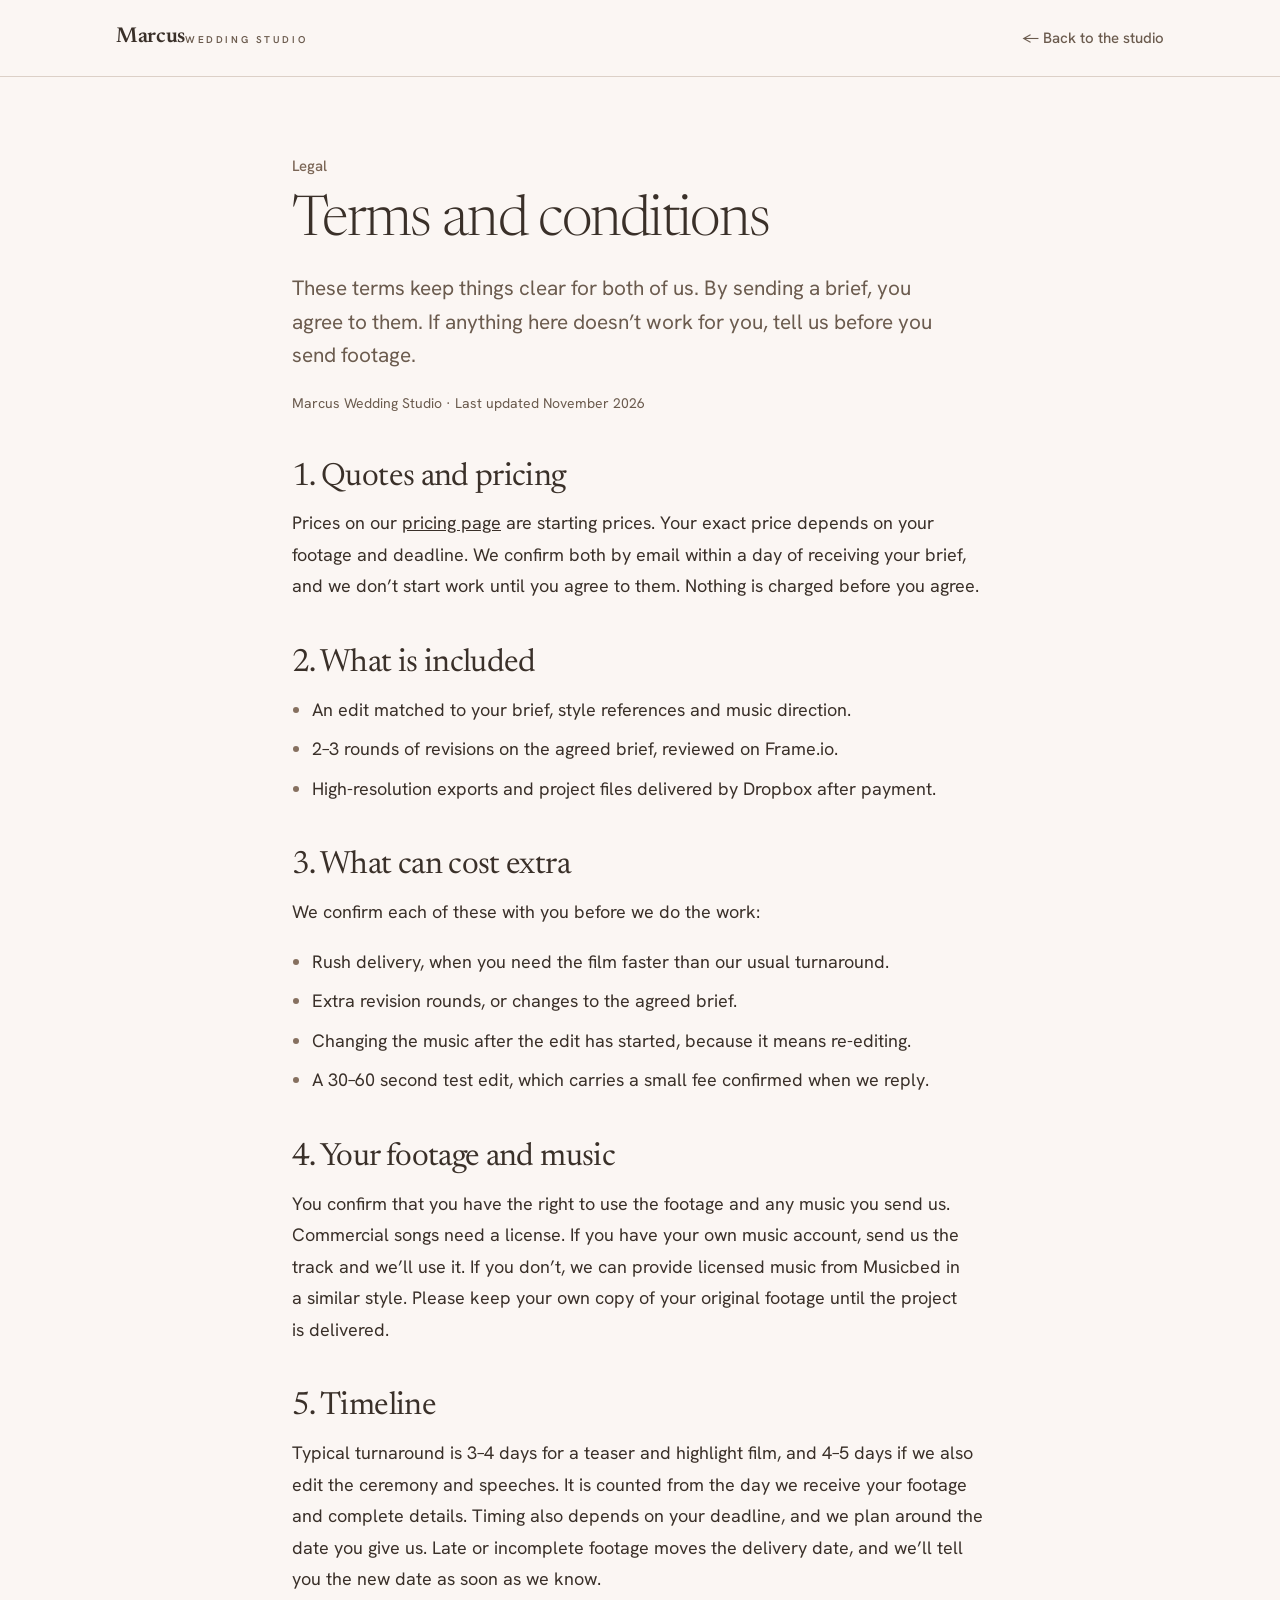
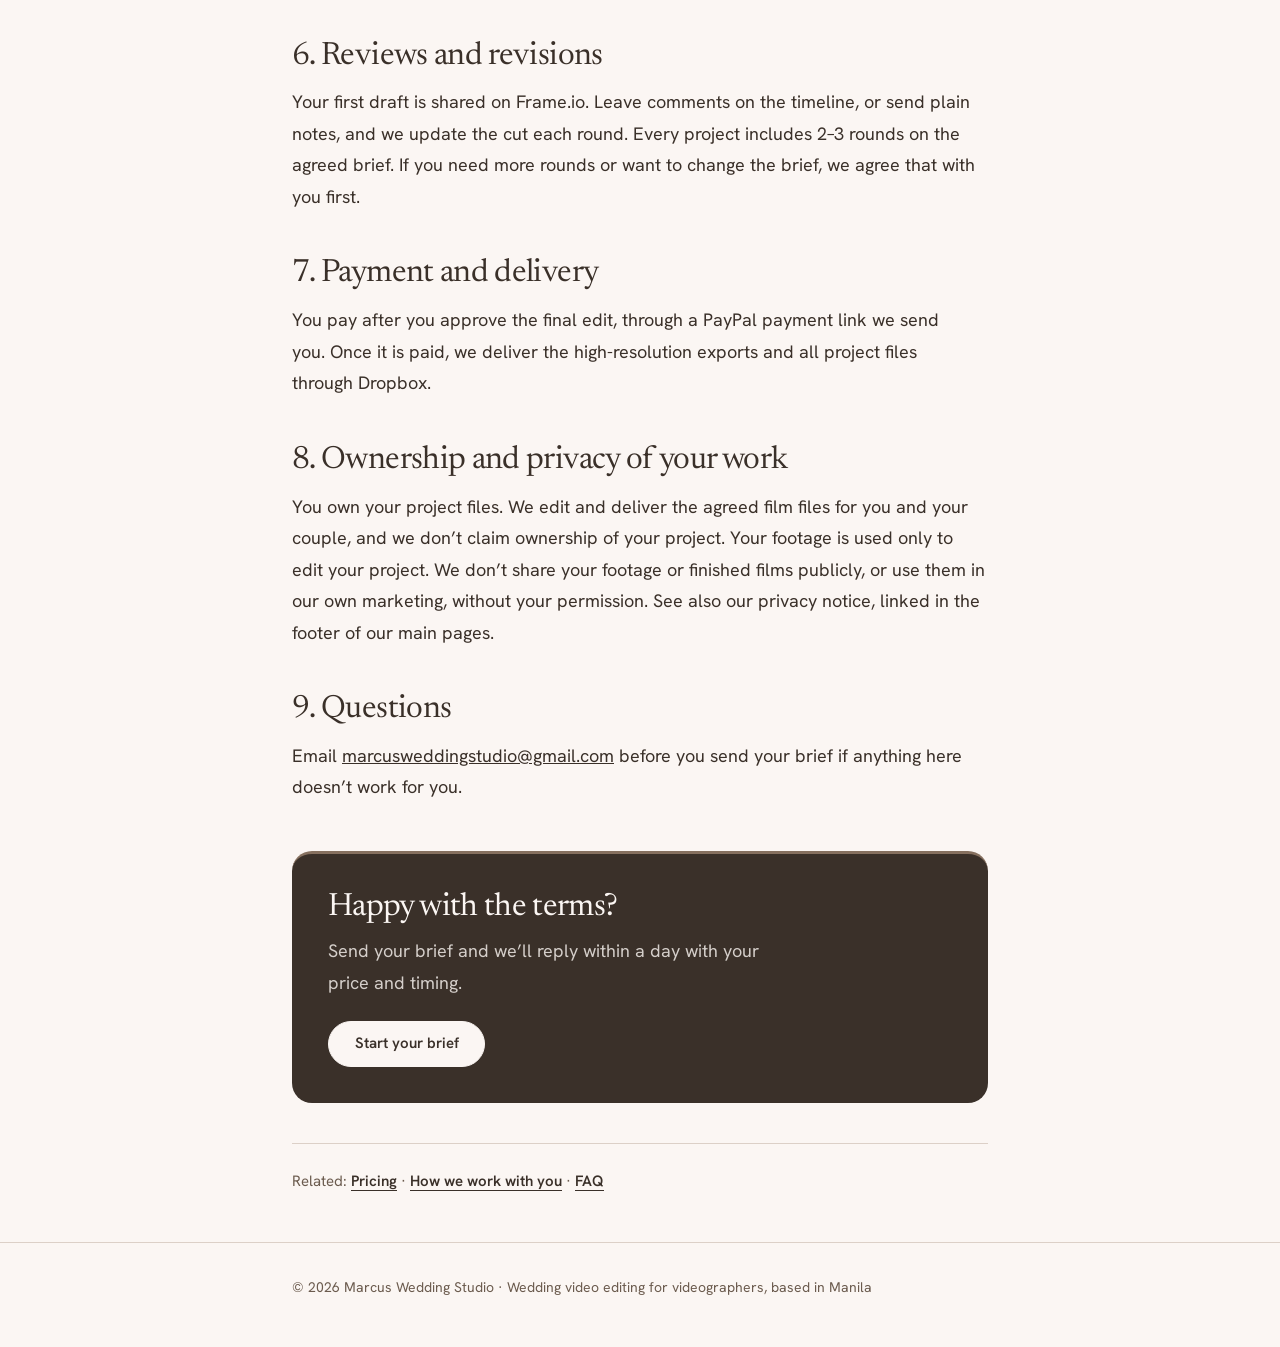
<file: terms.html>
<!doctype html>
<html lang="en">
<head>
<meta charset="utf-8">
<meta name="viewport" content="width=device-width, initial-scale=1, viewport-fit=cover">
<title>Terms and Conditions | Marcus Wedding Studio</title>
<meta name="description" content="Terms for working with Marcus Wedding Studio: quotes, revisions, timelines, payment, delivery and who owns your files.">
<meta name="robots" content="index,follow,max-image-preview:large">
<link rel="canonical" href="https://marcusweddingstudio.com/terms.html">
<link rel="icon" href="favicon.svg" type="image/svg+xml">
<meta property="og:type" content="website">
<meta property="og:site_name" content="Marcus Wedding Studio">
<meta property="og:url" content="https://marcusweddingstudio.com/terms.html">
<meta property="og:title" content="Terms and Conditions | Marcus Wedding Studio">
<meta property="og:description" content="How quotes, revisions, payment and delivery work with Marcus Wedding Studio.">
<meta property="og:image" content="https://marcusweddingstudio.com/og-image.png">
<meta name="twitter:card" content="summary_large_image">
<meta name="theme-color" content="#FBF6F3">
<link rel="preconnect" href="https://fonts.googleapis.com">
<link rel="preconnect" href="https://fonts.gstatic.com" crossorigin>
<link rel="stylesheet" href="https://fonts.googleapis.com/css2?family=Newsreader:ital,opsz,wght@0,6..72,300..600;1,6..72,300..500&family=Hanken+Grotesk:wght@400;500;600&display=swap">
<script>(function(){var t=null;try{t=localStorage.getItem("theme")}catch(e){}if(t==="light"||t==="dark")document.documentElement.setAttribute("data-theme",t)})()</script>
<link rel="stylesheet" href="guide.css?v=20261126b">
<link rel="stylesheet" href="themes.css?v=20261127g"><script src="themes.js?v=20261127g"></script>
<link rel="stylesheet" href="transitions.css?v=20261127i"><script src="transitions.js?v=20261127j"></script>
<link rel="expect" href="#page-ready" blocking="render">
<script defer src="https://cloud.umami.is/script.js" data-website-id="40613834-9b2e-46df-a7da-6314bd0a9638"></script>
</head>
<body>
<div id="gp" aria-hidden="true"></div>
<header class="top"><div class="wrap bar"><a class="name" href="index.html" aria-label="Marcus Wedding Studio, home">Marcus<small>Wedding Studio</small></a><a class="back" href="index.html">← Back to the studio</a></div></header>
<main>
<article class="wrap">
<p class="eyebrow">Legal</p>
<h1>Terms and conditions</h1>
<p class="dek">These terms keep things clear for both of us. By sending a brief, you agree to them. If anything here doesn’t work for you, tell us before you send footage.</p>
<p class="meta">Marcus Wedding Studio · Last updated November 2026</p>

<h2>1. Quotes and pricing</h2>
<p>Prices on our <a href="pricing.html">pricing page</a> are starting prices. Your exact price depends on your footage and deadline. We confirm both by email within a day of receiving your brief, and we don’t start work until you agree to them. Nothing is charged before you agree.</p>

<h2>2. What is included</h2>
<ul>
<li>An edit matched to your brief, style references and music direction.</li>
<li>2–3 rounds of revisions on the agreed brief, reviewed on Frame.io.</li>
<li>High-resolution exports and project files delivered by Dropbox after payment.</li>
</ul>

<h2>3. What can cost extra</h2>
<p>We confirm each of these with you before we do the work:</p>
<ul>
<li>Rush delivery, when you need the film faster than our usual turnaround.</li>
<li>Extra revision rounds, or changes to the agreed brief.</li>
<li>Changing the music after the edit has started, because it means re-editing.</li>
<li>A 30–60 second test edit, which carries a small fee confirmed when we reply.</li>
</ul>

<h2>4. Your footage and music</h2>
<p>You confirm that you have the right to use the footage and any music you send us. Commercial songs need a license. If you have your own music account, send us the track and we’ll use it. If you don’t, we can provide licensed music from Musicbed in a similar style. Please keep your own copy of your original footage until the project is delivered.</p>

<h2>5. Timeline</h2>
<p>Typical turnaround is 3–4 days for a teaser and highlight film, and 4–5 days if we also edit the ceremony and speeches. It is counted from the day we receive your footage and complete details. Timing also depends on your deadline, and we plan around the date you give us. Late or incomplete footage moves the delivery date, and we’ll tell you the new date as soon as we know.</p>

<h2>6. Reviews and revisions</h2>
<p>Your first draft is shared on Frame.io. Leave comments on the timeline, or send plain notes, and we update the cut each round. Every project includes 2–3 rounds on the agreed brief. If you need more rounds or want to change the brief, we agree that with you first.</p>

<h2>7. Payment and delivery</h2>
<p>You pay after you approve the final edit, through a PayPal payment link we send you. Once it is paid, we deliver the high-resolution exports and all project files through Dropbox.</p>

<h2>8. Ownership and privacy of your work</h2>
<p>You own your project files. We edit and deliver the agreed film files for you and your couple, and we don’t claim ownership of your project. Your footage is used only to edit your project. We don’t share your footage or finished films publicly, or use them in our own marketing, without your permission. See also our privacy notice, linked in the footer of our main pages.</p>

<h2>9. Questions</h2>
<p>Email <a href="mailto:marcusweddingstudio@gmail.com">marcusweddingstudio@gmail.com</a> before you send your brief if anything here doesn’t work for you.</p>

<div class="cta"><h2>Happy with the terms?</h2><p>Send your brief and we’ll reply within a day with your price and timing.</p><div class="row"><a class="btn" href="contact.html">Start your brief</a></div></div>

<p class="more">Related: <a href="pricing.html">Pricing</a> · <a href="index.html#workflow">How we work with you</a> · <a href="index.html#faq">FAQ</a></p>
</article>
</main>
<footer><div class="wrap">© 2026 Marcus Wedding Studio · Wedding video editing for videographers, based in Manila</div></footer>
<div id="page-ready" hidden></div>
</body>
</html>
</file>
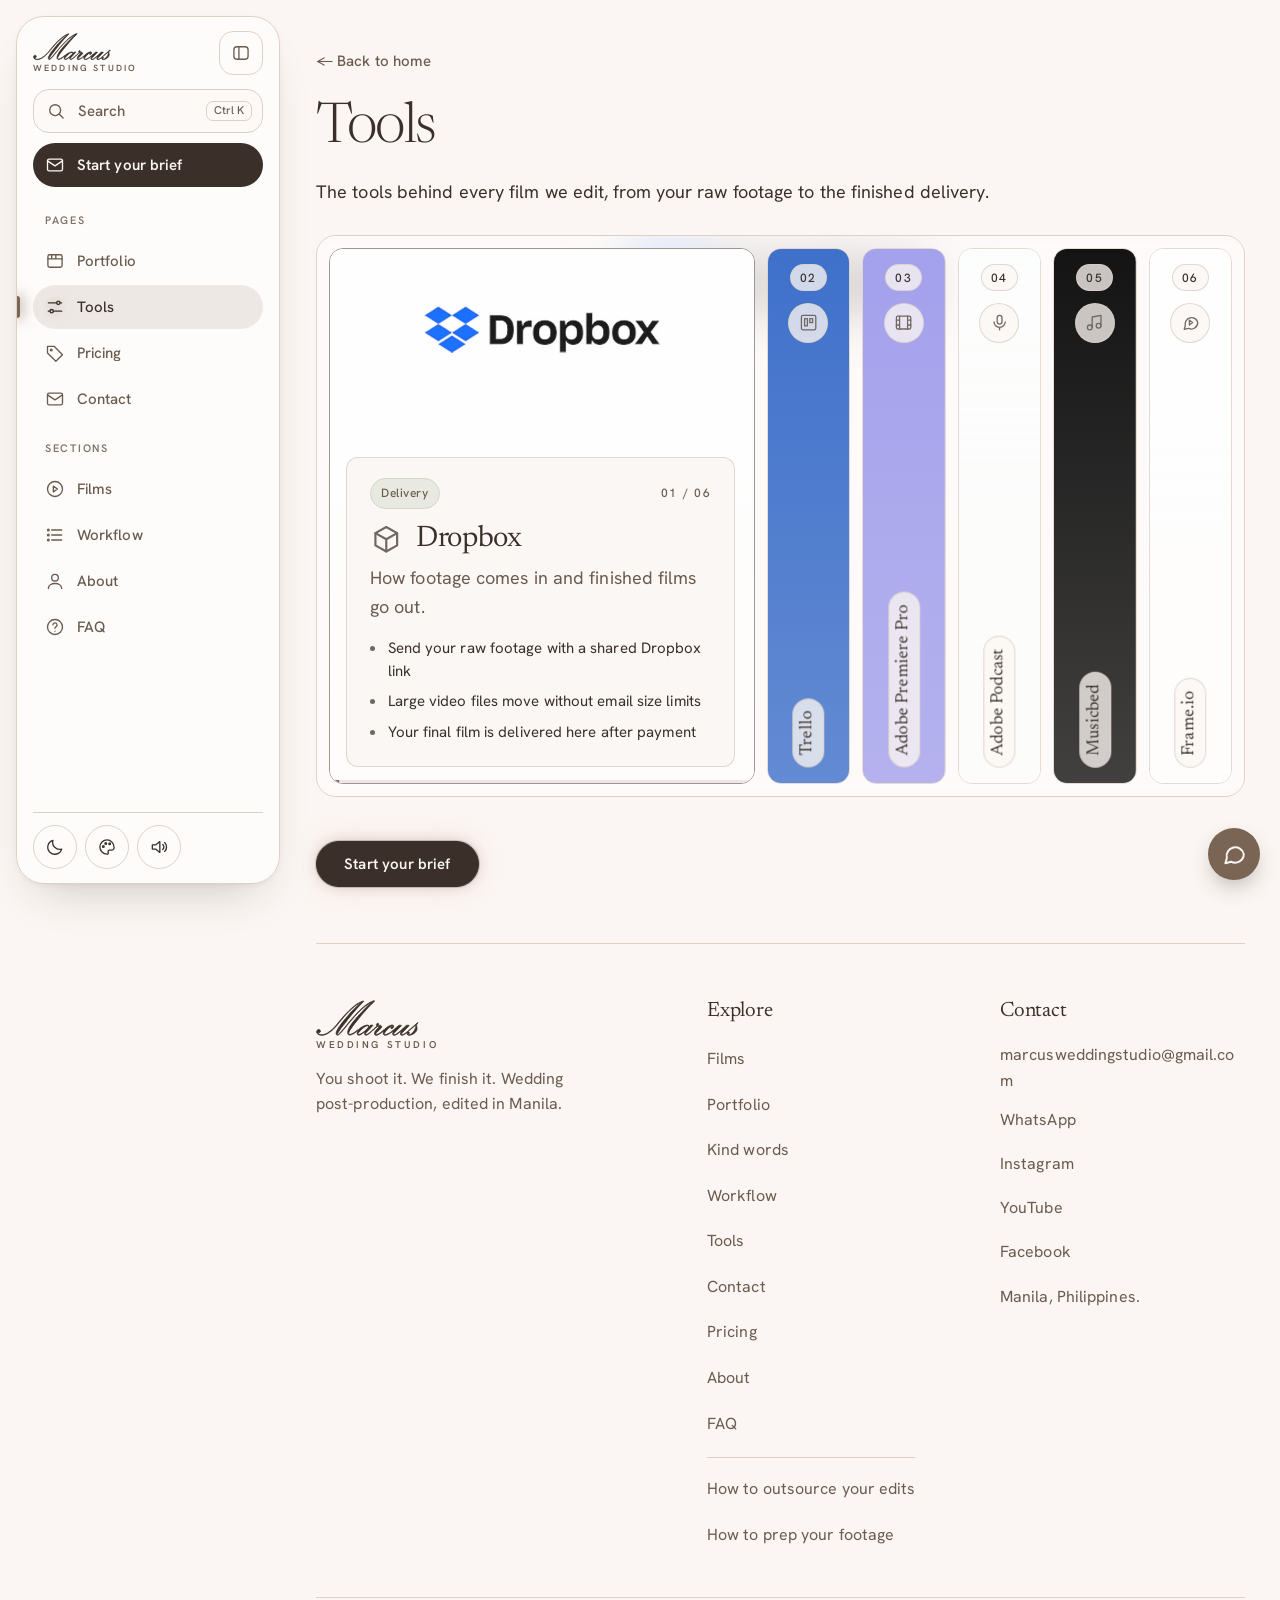
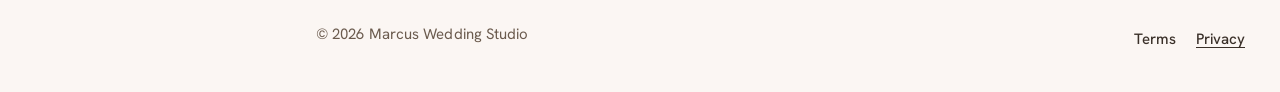
<file: tools.html>
<!doctype html>
<html lang="en">
<head>
<meta charset="utf-8">
<meta name="viewport" content="width=device-width, initial-scale=1, viewport-fit=cover">
<title>Tools for Wedding Videographers | Marcus Wedding Studio</title>
<meta name="description" content="Helpful tools and notes for wedding videographers who outsource editing — prep, handoff and workflow tips.">
<meta name="robots" content="index,follow,max-image-preview:large">
<link rel="canonical" href="https://marcusweddingstudio.com/tools.html">
<link rel="icon" href="favicon.svg" type="image/svg+xml">
<link rel="apple-touch-icon" href="apple-touch-icon.png">
<meta property="og:type" content="website">
<meta property="og:site_name" content="Marcus Wedding Studio">
<meta property="og:locale" content="en_PH">
<meta property="og:url" content="https://marcusweddingstudio.com/tools.html">
<meta property="og:title" content="Tools – Software We Use to Edit Wedding Films – Marcus Wedding Studio">
<meta property="og:description" content="The tools behind every wedding film we edit: Adobe Premiere Pro, Adobe Podcast, Musicbed, Frame.io, Dropbox and Trello.">
<meta property="og:image" content="https://marcusweddingstudio.com/og-image.png">
<meta property="og:image:width" content="1200">
<meta property="og:image:height" content="630">
<meta property="og:image:alt" content="Marcus Wedding Studio. You shoot it. We finish it.">
<meta name="twitter:card" content="summary_large_image">
<meta name="twitter:title" content="Tools – Software We Use to Edit Wedding Films – Marcus Wedding Studio">
<meta name="twitter:description" content="The tools behind every wedding film we edit: Adobe Premiere Pro, Adobe Podcast, Musicbed, Frame.io, Dropbox and Trello.">
<meta name="twitter:image" content="https://marcusweddingstudio.com/og-image.png">
<meta name="theme-color" id="tc" content="#FBF6F3">
<link rel="preconnect" href="https://fonts.googleapis.com">
<link rel="preconnect" href="https://fonts.gstatic.com" crossorigin>
<link rel="preload" as="style" href="https://fonts.googleapis.com/css2?family=Newsreader:ital,opsz,wght@0,6..72,300..600;1,6..72,300..500&family=Hanken+Grotesk:wght@400;500;600&display=swap" onload="this.onload=null;this.rel='stylesheet'"><noscript><link rel="stylesheet" href="https://fonts.googleapis.com/css2?family=Newsreader:ital,opsz,wght@0,6..72,300..600;1,6..72,300..500&family=Hanken+Grotesk:wght@400;500;600&display=swap"></noscript>
<script>if(!matchMedia("(prefers-reduced-motion:reduce)").matches){document.documentElement.classList.add("anim");setTimeout(function(){if(!window.__rv)document.documentElement.classList.remove("anim")},1200)}</script>
<script>(function(){var t=null;try{t=localStorage.getItem("theme")}catch(e){}if(t!=="light"&&t!=="dark")t=matchMedia("(prefers-color-scheme:dark)").matches?"dark":"light";document.documentElement.setAttribute("data-theme",t)})()</script>
<link rel="stylesheet" href="site.css?v=20261129a">
<script type="speculationrules">{"prefetch":[{"where":{"href_matches":"/*"},"eagerness":"moderate"}],"prerender":[{"where":{"href_matches":"/*"},"eagerness":"conservative"}]}</script>
<link rel="stylesheet" href="sidebar.css?v=20261127g">
<link rel="stylesheet" href="themes.css?v=20261127g"><script src="themes.js?v=20261127g"></script>
<link rel="stylesheet" href="toolslider.css?v=20261127a">
<link rel="stylesheet" href="transitions.css?v=20261127i"><script src="transitions.js?v=20261127j"></script>
<link rel="expect" href="#page-ready" blocking="render">
<script>try{if(localStorage.getItem("sb")==="collapsed")document.documentElement.setAttribute("data-sb","collapsed")}catch(e){}</script>
</head>
<body>
<div id="sprog" aria-hidden="true"></div><header class="site" id="site"><div class="wrap bar"><a class="brand" href="index.html" aria-label="Marcus Wedding Studio, back to top"><span class="bt"><svg class="wm" viewBox="0 0 304 106.5" aria-hidden="true" focusable="false"><path id="wmp" d="M96.5 44.2C71.9 72.1 59.5 90.4 59.5 99.4C59.5 102 61.3 104.1 63.6 104.1C69.5 104.1 78.4 91.3 97.5 68.4C120.4 41.3 140.3 18.2 166.4 6.1C159.4 12.3 151.8 18.1 145.9 24.3C113.2 58.6 93.6 81.2 93.6 97C93.6 101.1 96.3 103.8 100 103.8C108.9 103.8 124.5 90.3 124.5 88.9C124.5 88.6 124.5 88.3 124.2 88.3C123.3 88.3 122.1 89.5 121.8 89.8C112.6 98 103.6 101.6 101.2 101.6C98.3 101.6 96.6 101.3 96.6 98.6C96.6 95.1 104.5 81.9 120.3 62.5C141.4 36.4 157.6 18.2 168.5 8.4C171 6.3 173.2 4.1 173.2 3.2C173.2 2.5 172.6 2 172 2C170 2 165.8 3.8 160.3 6.7C136.1 19.6 113.2 46.7 85.6 80.4C73.1 95.4 67.4 102.3 63.3 102.3C62.7 102.3 63.1 101.3 63.1 100.7C63.1 100.7 68 90.7 79.7 76.2C95 56.9 113.6 31 139.4 5.6C139.9 5.2 141.2 3.8 141.2 3.4C141.2 2.5 140.3 2.8 139.9 2.8C139.9 2.8 128.9 5.8 116.4 15.2C85.6 38.4 67.5 66.9 54.6 80.3C40.2 95.1 27.5 102.7 17 102.7C9.4 102.7 5.6 98.9 5.6 97.4C5.6 97 5.6 96.6 5.8 96.2C6.5 96.3 6.9 96.6 7.6 96.6C10.8 96.6 13.1 95.4 13.1 92.9C13.1 89.5 11.2 87.2 8.7 87.2C4 87.2 2 90 2 94.8C2 98.9 6.7 104.5 17.2 104.5C30.2 104.5 47.4 93.6 65.4 70.9C91.5 38.3 112.9 16 134.7 6.7C112.3 25.5 101.3 38.9 96.5 44.2ZM144.9 93.8C144.3 95.1 143.7 97.3 143.7 99.1C143.7 102.6 144.6 104.2 148.1 104.2C153.4 104.2 169.1 90.1 169.1 88.9C169.1 88.6 169.1 88.3 168.8 88.3C168.4 88.3 167.9 88.4 167.6 88.8C157.9 97.5 151.4 102.4 147.9 102.4C147 102.4 146.1 101.8 146.1 100.9C146.1 99.8 147.3 98 148.1 97.1L167.8 75.9C167.9 75.6 168.1 75.3 168.1 75C168.1 74.7 167.6 74.3 167.3 74.3L162.2 74.3C161.7 74.3 161.1 74.7 160.8 75L157.2 78.8C156.7 75.6 155.5 74.2 152.1 74.2C147.6 74.2 141.8 76 134.7 80.6C126.2 85.1 122.3 92.2 121.7 98.2C121.7 101.6 124.1 104.2 127 104.2C131.5 104.2 137.3 99.5 144.9 93.8ZM152.3 76C154.7 76 155.2 76.9 155.2 79.3C155.2 83.4 133.8 102.4 126.7 102.4C124.7 102.4 124.6 101.2 124.6 99.2C124.6 96.8 143.7 76 152.3 76ZM179.3 87.2C174.4 92.4 172.9 95.9 172.9 99.7C172.9 102.6 175.1 104.5 178.1 104.5C184.9 104.5 201.6 91.3 201.6 88.6C201.6 86.8 196 92 195.2 93C193.3 95.7 181.6 102.3 179.4 102.3C177.9 102.3 176.4 103 176.4 100.9C176.4 100.1 178.7 96.3 182.6 92.9C190.4 86.3 195.1 80.4 195.1 79.3C195.1 79.1 194.9 78.8 194.6 78.4L191.4 75.3C191.1 75 190.8 74.8 190.4 74.8C189.7 74.8 187.8 76.2 183.2 76.2C182.8 76.2 182.6 75.7 182.2 75.6C184.3 75 185.8 74.2 185.8 71.9C185.8 70.4 184.2 68.9 182.3 68.9C180.4 68.9 178.8 71 178.8 73.4C178.8 74.7 179 75.9 179.9 76.2C180.4 76.3 180.6 76.6 180.6 77.1C180.6 77.2 179 78.8 178.2 79.3C172.5 83.9 168.8 87.2 168.8 88C168.8 88.3 169 88.6 169.3 88.6C170.2 88.6 172.6 86.2 175.5 83.4C177.5 81.8 181.7 78.8 182.9 78.1C182.9 78.1 186.3 77.7 188.7 77.5L179.3 87.2ZM224.7 78.3C223 78.3 221.2 80.1 221.2 81.8C221.2 83.6 222.4 84.7 224.3 84.7C226.3 84.7 229.8 81.2 229.8 78.1C229.8 75.3 228.1 73.9 225.1 73.9C221.3 73.9 208.4 80.1 202.7 87.1C199.8 90.7 198.7 93.8 198.7 98.3C198.7 101.6 201.6 104.4 204.9 104.4C213.7 104.4 230.7 90.9 230.7 88.9C230.7 88.6 230.6 88.3 230.3 88.3C229.3 88.3 228.3 89.5 228 89.8C218.9 98.5 207.2 102.6 204.9 102.6C203.6 102.6 201.9 101.6 201.9 100.4C201.9 95.6 220.2 76 225.4 76C226.9 76 227.8 76.2 227.8 78.4C227.8 78.9 227.8 79.3 227.4 79.3C226.6 79.3 225.9 78.3 224.7 78.3ZM254.5 89.5C252.1 92.9 250 95.4 250 100.6C250 103 252 104.5 254.2 104.5C261.4 104.5 277.4 90 277.4 88.9C277.4 88.6 277.4 88.3 277.1 88.3C276.7 88.3 276.2 88.4 275.9 88.8C265.9 97.9 259.1 102.7 254.8 102.7C253.6 102.7 252.9 102.1 252.9 100.9C252.9 99.4 254.7 97.5 256.1 96.2L275.2 76.2C275.5 75.9 275.5 75.6 275.5 75.3C275.5 74.8 275 74.7 274.5 74.7L268.5 74.7C267 74.7 262.6 80.4 248.6 92.2C240.6 99.1 234.8 102.7 232.8 102.7C230.7 102.7 229.2 102.7 229.2 100.6C229.2 99.8 229.5 99.5 230 99.1L252.4 76.2C252.5 76 252.5 75.7 252.5 75.4C252.5 75.1 252.3 74.7 252 74.7L246.3 74.7C245.6 74.7 245 75.1 244.7 75.4L230.9 87.1C230.6 87.4 230.4 87.5 230.4 88C230.4 88.3 230.4 88.6 230.7 88.6C231.6 88.6 233.4 86.8 235.3 85.4L230 91.3C228 93.6 226.8 96.8 226.8 99.7C226.8 102.6 228.4 104.5 231.6 104.5C237.4 104.5 244.5 98.3 254.5 89.5ZM302 67.8C302 67.2 301.7 66.6 300.9 66.6C300.6 66.6 300.5 66.9 300.3 67.1L277.7 87.1C277.4 87.4 277.3 87.5 277.3 88C277.3 88.3 277.3 88.6 277.6 88.6C278.5 88.6 279.7 87.4 280 87.1L295.5 74L295.5 75.7C295.5 88.8 282.6 102.7 276.1 102.7C274.1 102.7 272 102.1 272 100.7C272 100.3 272.7 100.6 273.2 100.6C274.7 100.6 276.4 98.9 276.4 97.3C276.4 95.3 274.8 94.4 272.9 94.4C270.7 94.4 269.4 96.6 269.4 99.5C269.4 102.3 272.3 104.5 275.9 104.5C283.4 104.5 299 96.5 299 84.4C299 81.6 297.5 77.8 297.5 74.5C297.5 71.9 301.5 68.3 302 67.8Z" fill="currentColor" stroke="currentColor" stroke-width="2.2" stroke-linejoin="round"/></svg><small>Wedding Studio</small></span></a><div class="bar-r"><nav id="nav" aria-label="Primary"><span class="nl" aria-hidden="true">Pages</span><span class="nl nl2" aria-hidden="true">Sections</span><a href="index.html#work"><svg viewBox="0 0 24 24" width="20" height="20" fill="none" stroke="currentColor" stroke-width="1.5" stroke-linecap="round" stroke-linejoin="round" aria-hidden="true"><circle cx="12" cy="12" r="9"/><path d="M10 8.5l5 3.5-5 3.5z"/></svg>Films</a><a href="index.html#workflow"><svg viewBox="0 0 24 24" width="20" height="20" fill="none" stroke="currentColor" stroke-width="1.5" stroke-linecap="round" stroke-linejoin="round" aria-hidden="true"><path d="M8 6h12M8 12h12M8 18h12"/><circle cx="4" cy="6" r="1"/><circle cx="4" cy="12" r="1"/><circle cx="4" cy="18" r="1"/></svg>Workflow</a><a class="pg" href="portfolio.html"><svg viewBox="0 0 24 24" width="20" height="20" fill="none" stroke="currentColor" stroke-width="1.5" stroke-linecap="round" stroke-linejoin="round" aria-hidden="true"><rect x="3.5" y="4.5" width="17" height="15" rx="2"/><path d="M3.5 9.5h17M8 4.5v5M13 4.5v5"/></svg>Portfolio</a><a class="pg" href="tools.html" aria-current="true"><svg viewBox="0 0 24 24" width="20" height="20" fill="none" stroke="currentColor" stroke-width="1.5" stroke-linecap="round" stroke-linejoin="round" aria-hidden="true"><path d="M4 7h10M18 7h2M4 17h2M10 17h10"/><circle cx="16" cy="7" r="2"/><circle cx="8" cy="17" r="2"/></svg>Tools</a><a class="pg" href="pricing.html"><svg viewBox="0 0 24 24" width="20" height="20" fill="none" stroke="currentColor" stroke-width="1.5" stroke-linecap="round" stroke-linejoin="round" aria-hidden="true"><path d="M3 12V4h8l10 10-8 8z"/><circle cx="7.5" cy="8.5" r="1"/></svg>Pricing</a><a class="pg mo" href="contact.html"><svg viewBox="0 0 24 24" width="20" height="20" fill="none" stroke="currentColor" stroke-width="1.5" stroke-linecap="round" stroke-linejoin="round" aria-hidden="true"><rect x="3" y="5" width="18" height="14" rx="2"/><path d="M3 7l9 6 9-6"/></svg>Contact</a><a href="index.html#about"><svg viewBox="0 0 24 24" width="20" height="20" fill="none" stroke="currentColor" stroke-width="1.5" stroke-linecap="round" stroke-linejoin="round" aria-hidden="true"><circle cx="12" cy="8" r="4"/><path d="M4 21c0-4 4-6 8-6s8 2 8 6"/></svg>About</a><a href="index.html#faq"><svg viewBox="0 0 24 24" width="20" height="20" fill="none" stroke="currentColor" stroke-width="1.5" stroke-linecap="round" stroke-linejoin="round" aria-hidden="true"><circle cx="12" cy="12" r="9"/><path d="M9.5 9.5a2.5 2.5 0 1 1 3.5 2.3c-.7.4-1 1-1 1.7M12 17h.01"/></svg>FAQ</a><a href="contact.html">Start your brief</a></nav><button class="theme" id="theme" type="button" aria-label="Switch to dark mode"><svg class="moon" viewBox="0 0 24 24" aria-hidden="true"><path d="M20 14.5A8.5 8.5 0 0 1 9.5 4a8.5 8.5 0 1 0 10.5 10.5z"/></svg><svg class="sun" viewBox="0 0 24 24" aria-hidden="true"><circle cx="12" cy="12" r="4"/><path d="M12 2.5v2M12 19.5v2M2.5 12h2M19.5 12h2M5.3 5.3l1.4 1.4M17.3 17.3l1.4 1.4M5.3 18.7l1.4-1.4M17.3 6.7l1.4-1.4"/></svg></button><button class="menu" id="menu" type="button" aria-label="Open menu" aria-expanded="false" aria-controls="nav"><i></i></button></div></div></header>
<main id="main">
<div class="wrap pg-page" id="pg-gear">
<a class="back" href="index.html">← Back to home</a>
<div class="chead rv"><h1>Tools</h1><p class="lead">The tools behind every film we edit, from your raw footage to the finished delivery.</p></div>
<!-- Tools slider. Images: see the top of toolslider.css (.p0 Dropbox, .p1 Trello, .p2 Premiere, .p3 Podcast, .p4 Musicbed, .p5 Frame.io) -->
<section class="ts rv" id="ts" aria-label="Our tools"><div class="ts-stage"><div class="ts-bg" aria-hidden="true"><div class="ts-bgl p0 is-on"></div><div class="ts-bgl p1"></div><div class="ts-bgl p2"></div><div class="ts-bgl p3"></div><div class="ts-bgl p4"></div><div class="ts-bgl p5"></div></div>
<div class="ts-row">
<div class="ts-item p0 is-on" data-n="01">
<button class="ts-hd" type="button" id="ts-t0"><span class="ts-top"><span class="ts-n">01</span><span class="ts-ic"><svg viewBox="0 0 24 24" fill="none" stroke="currentColor" stroke-width="1.6" stroke-linecap="round" stroke-linejoin="round" aria-hidden="true" focusable="false"><path d="M12 3l8 4.5v9L12 21l-8-4.5v-9z"/><path d="M4 7.5l8 4.5 8-4.5M12 12v9"/></svg></span></span><span class="ts-nm">Dropbox</span></button>
<div class="ts-panel" id="ts-p0"><div class="ts-pin"><div class="ts-pic" aria-hidden="true"></div><div class="ts-in"><div class="ts-meta"><span class="gtag">Delivery</span><span class="ts-cnt">01 / 06</span></div><h3><svg class="ti" viewBox="0 0 24 24" fill="none" stroke="currentColor" stroke-width="1.6" stroke-linecap="round" stroke-linejoin="round" aria-hidden="true" focusable="false"><path d="M12 3l8 4.5v9L12 21l-8-4.5v-9z"/><path d="M4 7.5l8 4.5 8-4.5M12 12v9"/></svg>Dropbox</h3><p>How footage comes in and finished films go out.</p><ul><li>Send your raw footage with a shared Dropbox link</li><li>Large video files move without email size limits</li><li>Your final film is delivered here after payment</li></ul></div></div></div>
<div class="ts-bar" aria-hidden="true"><i></i></div>
</div>
<div class="ts-item p1" data-n="02">
<button class="ts-hd" type="button" id="ts-t1"><span class="ts-top"><span class="ts-n">02</span><span class="ts-ic"><svg viewBox="0 0 24 24" fill="none" stroke="currentColor" stroke-width="1.6" stroke-linecap="round" stroke-linejoin="round" aria-hidden="true" focusable="false"><rect x="3" y="3" width="18" height="18" rx="2"/><rect x="7" y="7" width="3.5" height="9"/><rect x="13.5" y="7" width="3.5" height="5"/></svg></span></span><span class="ts-nm">Trello</span></button>
<div class="ts-panel" id="ts-p1"><div class="ts-pin"><div class="ts-pic" aria-hidden="true"></div><div class="ts-in"><div class="ts-meta"><span class="gtag">Planning</span><span class="ts-cnt">02 / 06</span></div><h3><svg class="ti" viewBox="0 0 24 24" fill="none" stroke="currentColor" stroke-width="1.6" stroke-linecap="round" stroke-linejoin="round" aria-hidden="true" focusable="false"><rect x="3" y="3" width="18" height="18" rx="2"/><rect x="7" y="7" width="3.5" height="9"/><rect x="13.5" y="7" width="3.5" height="5"/></svg>Trello</h3><p>One board keeps every wedding on schedule.</p><ul><li>A card for each project, with deadline and notes</li><li>Stages follow our workflow, from consultation to handover</li><li>Nothing gets lost between footage received and final delivery</li></ul></div></div></div>
<div class="ts-bar" aria-hidden="true"><i></i></div>
</div>
<div class="ts-item p2" data-n="03">
<button class="ts-hd" type="button" id="ts-t2"><span class="ts-top"><span class="ts-n">03</span><span class="ts-ic"><svg viewBox="0 0 24 24" fill="none" stroke="currentColor" stroke-width="1.6" stroke-linecap="round" stroke-linejoin="round" aria-hidden="true" focusable="false"><rect x="3" y="4" width="18" height="16" rx="2"/><path d="M7 4v16M17 4v16M3 9h4M3 15h4M17 9h4M17 15h4"/></svg></span></span><span class="ts-nm">Adobe Premiere Pro</span></button>
<div class="ts-panel" id="ts-p2"><div class="ts-pin"><div class="ts-pic" aria-hidden="true"></div><div class="ts-in"><div class="ts-meta"><span class="gtag">Editing</span><span class="ts-cnt">03 / 06</span></div><h3><svg class="ti" viewBox="0 0 24 24" fill="none" stroke="currentColor" stroke-width="1.6" stroke-linecap="round" stroke-linejoin="round" aria-hidden="true" focusable="false"><rect x="3" y="4" width="18" height="16" rx="2"/><path d="M7 4v16M17 4v16M3 9h4M3 15h4M17 9h4M17 15h4"/></svg>Adobe Premiere Pro</h3><p>Our main editing software. Every film is cut, colour-matched and finished here.</p><ul><li>Multicam sync for ceremonies and speeches shot on several cameras</li><li>Lumetri colour to match different cameras and set the final look</li><li>Proxy files, so heavy 4K footage still edits smoothly</li></ul></div></div></div>
<div class="ts-bar" aria-hidden="true"><i></i></div>
</div>
<div class="ts-item p3" data-n="04">
<button class="ts-hd" type="button" id="ts-t3"><span class="ts-top"><span class="ts-n">04</span><span class="ts-ic"><svg viewBox="0 0 24 24" fill="none" stroke="currentColor" stroke-width="1.6" stroke-linecap="round" stroke-linejoin="round" aria-hidden="true" focusable="false"><rect x="9" y="3" width="6" height="11" rx="3"/><path d="M5 11a7 7 0 0 0 14 0M12 18v3"/></svg></span></span><span class="ts-nm">Adobe Podcast</span></button>
<div class="ts-panel" id="ts-p3"><div class="ts-pin"><div class="ts-pic" aria-hidden="true"></div><div class="ts-in"><div class="ts-meta"><span class="gtag">Audio</span><span class="ts-cnt">04 / 06</span></div><h3><svg class="ti" viewBox="0 0 24 24" fill="none" stroke="currentColor" stroke-width="1.6" stroke-linecap="round" stroke-linejoin="round" aria-hidden="true" focusable="false"><rect x="9" y="3" width="6" height="11" rx="3"/><path d="M5 11a7 7 0 0 0 14 0M12 18v3"/></svg>Adobe Podcast</h3><p>We use its Enhance Speech tool to clean up vows, speeches and toasts.</p><ul><li>Reduces echo, wind and background noise from on-camera or phone audio</li><li>Cleaned audio goes back into Premiere and is balanced with the music</li><li>Every spoken word stays clear and easy to hear</li></ul></div></div></div>
<div class="ts-bar" aria-hidden="true"><i></i></div>
</div>
<div class="ts-item p4" data-n="05">
<button class="ts-hd" type="button" id="ts-t4"><span class="ts-top"><span class="ts-n">05</span><span class="ts-ic"><svg viewBox="0 0 24 24" fill="none" stroke="currentColor" stroke-width="1.6" stroke-linecap="round" stroke-linejoin="round" aria-hidden="true" focusable="false"><path d="M9 18V5l11-2v13"/><circle cx="6" cy="18" r="3"/><circle cx="17" cy="16" r="3"/></svg></span></span><span class="ts-nm">Musicbed</span></button>
<div class="ts-panel" id="ts-p4"><div class="ts-pin"><div class="ts-pic" aria-hidden="true"></div><div class="ts-in"><div class="ts-meta"><span class="gtag">Music</span><span class="ts-cnt">05 / 06</span></div><h3><svg class="ti" viewBox="0 0 24 24" fill="none" stroke="currentColor" stroke-width="1.6" stroke-linecap="round" stroke-linejoin="round" aria-hidden="true" focusable="false"><path d="M9 18V5l11-2v13"/><circle cx="6" cy="18" r="3"/><circle cx="17" cy="16" r="3"/></svg>Musicbed</h3><p>Licensed music for your teaser and highlights, picked to match the mood of your day.</p><ul><li>Have your own music account? Tell us and we will use it</li><li>No account? We provide properly licensed music for you</li><li>Tracks are chosen with your creative brief in mind</li></ul></div></div></div>
<div class="ts-bar" aria-hidden="true"><i></i></div>
</div>
<div class="ts-item p5" data-n="06">
<button class="ts-hd" type="button" id="ts-t5"><span class="ts-top"><span class="ts-n">06</span><span class="ts-ic"><svg viewBox="0 0 24 24" fill="none" stroke="currentColor" stroke-width="1.6" stroke-linecap="round" stroke-linejoin="round" aria-hidden="true" focusable="false"><path d="M21 12a8 8 0 0 1-11.7 7.1L4 20.5l1.4-4.9A8 8 0 1 1 21 12z"/><path d="M10.5 9l4 3-4 3z"/></svg></span></span><span class="ts-nm">Frame.io</span></button>
<div class="ts-panel" id="ts-p5"><div class="ts-pin"><div class="ts-pic" aria-hidden="true"></div><div class="ts-in"><div class="ts-meta"><span class="gtag">Review</span><span class="ts-cnt">06 / 06</span></div><h3><svg class="ti" viewBox="0 0 24 24" fill="none" stroke="currentColor" stroke-width="1.6" stroke-linecap="round" stroke-linejoin="round" aria-hidden="true" focusable="false"><path d="M21 12a8 8 0 0 1-11.7 7.1L4 20.5l1.4-4.9A8 8 0 1 1 21 12z"/><path d="M10.5 9l4 3-4 3z"/></svg>Frame.io</h3><p>Where you watch and review your first draft online.</p><ul><li>Leave comments on the exact frame you mean</li><li>Revisions come back as new versions you can compare</li><li>Works in any browser, nothing to install</li></ul></div></div></div>
<div class="ts-bar" aria-hidden="true"><i></i></div>
</div>
</div></div></section>
<div class="cta gcta rv"><a class="btn" href="contact.html" data-ev="CTA Click" data-label="Tools: Start your brief">Start your brief</a></div>
</div>

</main>
<div class="wrap"><footer class="foot">
<div class="f-brand"><a class="brand" href="index.html" aria-label="Marcus Wedding Studio, back to top"><span class="bt"><svg class="wm" viewBox="0 0 304 106.5" aria-hidden="true" focusable="false"><use href="#wmp"/></svg><small>Wedding Studio</small></span></a><p>You shoot it. We finish it. Wedding post-production, edited in Manila.</p></div>
<div class="f-col"><p class="f-h">Explore</p><ul class="f-links"><li><a href="index.html#work">Films</a></li><li><a href="portfolio.html">Portfolio</a></li><li><a href="index.html#words">Kind words</a></li><li><a href="index.html#workflow">Workflow</a></li><li><a href="tools.html">Tools</a></li><li><a href="contact.html">Contact</a></li><li><a href="pricing.html">Pricing</a></li><li><a href="index.html#about">About</a></li><li><a href="index.html#faq">FAQ</a></li><li class="f-sep"><a href="how-to-outsource-wedding-video-editing.html">How to outsource your edits</a></li><li><a href="how-to-prep-wedding-footage-for-an-editor.html">How to prep your footage</a></li></ul></div>
<div class="f-col"><p class="f-h">Contact</p><a href="mailto:marcusweddingstudio@gmail.com">marcusweddingstudio@gmail.com</a><span class="soc" id="soc"></span><p class="f-note">Manila, Philippines.</p></div>
<div class="f-base"><div class="f-l"><span>© 2026 Marcus Wedding Studio</span></div><span class="f-legal"><a class="linkbtn" href="terms.html">Terms</a><button type="button" class="linkbtn pvopen">Privacy</button></span></div>
</footer></div>

<a class="wa-fab wa" href="contact.html" target="_blank" rel="noopener" hidden aria-label="Message us on WhatsApp" data-ev="CTA Click" data-label="Floating WhatsApp"><svg viewBox="0 0 24 24" aria-hidden="true"><path d="M21 12a8 8 0 0 1-11.7 7.1L4 20.5l1.4-4.9A8 8 0 1 1 21 12z"/></svg></a>
<dialog id="pv" class="doc" aria-labelledby="pvt"><div class="doc-in">
<h3 id="pvt">Privacy</h3>
<p>We keep this simple: we only collect what we need to answer you and do the work.</p>
<h4>What we collect</h4><p>The details you enter in the brief form (name, email, company, website and message), the project details form we later send you (couple, wedding date, footage link, music and style preferences, special requests), or anything you send us by email or chat.</p>
<h4>Why</h4><p>To reply to your inquiry and, if you hire us, to deliver your project. We don’t sell your details or use them for third-party marketing.</p>
<h4>Who handles it</h4><p>Briefs and project details reach us by email, either through your own email app or through our form service (Formspree). Emails are handled through Gmail. Footage you share is used only to edit your project.</p>
<div id="pv-an" hidden><h4>Analytics</h4><p>We use Umami, a privacy-friendly analytics tool that doesn’t use cookies or collect personal data, to count visits and clicks.</p></div>
<h4>On your device</h4><p>If you pick a light or dark theme, that choice is saved in your browser only. So is a half-finished brief, until you send it. Fonts come from Google Fonts, and film thumbnails and players come from YouTube. Both may receive your device information when they load or play.</p>
<h4>Your choices</h4><p>Email <a href="mailto:marcusweddingstudio@gmail.com">marcusweddingstudio@gmail.com</a> any time to ask us to correct or delete your details.</p>
<p style="margin-top:1.1rem;font-size:.82rem">Last updated November 2026.</p>
<button class="btn ghost" type="button" id="pvc">Close</button>
</div></dialog>
<script src="config.js?v=20261122a"></script>
<script src="site.js?v=20261129a"></script>
<script src="sidebar.js?v=20261127i"></script>
<script src="toolslider.js?v=20261127a"></script>
<div id="page-ready" hidden></div>
</body>
</html>
</file>
<file: site.css>
:root{color-scheme:light;--bg:#FBF6F3;--ink:#3A3029;--muted:#6B5B4E;--card:#EFE8E2;--accent:#7A6555;--line:#DCD0C7;--brass:#86705F;--sand:#D1C4B8;--taupe:#B7A495;--sage:#D1D9C8;--blush:#EFC7C2;--glow-a:45%;
--ease:cubic-bezier(.22,.8,.24,1);
--sec:clamp(4rem,8vw,6.5rem);
box-sizing:border-box}
@media(prefers-color-scheme:dark){:root:not([data-theme="light"]){color-scheme:dark;--bg:#2B2421;--ink:#FBF6F3;--muted:#CDBFB3;--card:#39312D;--accent:#EFC7C2;--line:#554A44;--brass:#B7A495;--sand:#D1C4B8;--taupe:#B7A495;--sage:#D1D9C8;--blush:#EFC7C2;--glow-a:14%}}
:root[data-theme="dark"]{color-scheme:dark;--bg:#2B2421;--ink:#FBF6F3;--muted:#CDBFB3;--card:#39312D;--accent:#EFC7C2;--line:#554A44;--brass:#B7A495;--sand:#D1C4B8;--taupe:#B7A495;--sage:#D1D9C8;--blush:#EFC7C2;--glow-a:14%}
*,*::before,*::after{box-sizing:inherit}
html{scroll-behavior:smooth;scroll-padding-top:6.5rem;-webkit-text-size-adjust:100%}
body{margin:0;background:var(--bg);color:var(--ink);font:400 clamp(1rem,.95rem + .25vw,1.125rem)/1.7 var(--f-body);letter-spacing:.005em;-webkit-font-smoothing:antialiased;-moz-osx-font-smoothing:grayscale;text-rendering:optimizeLegibility;font-kerning:normal;font-optical-sizing:auto}
h1,h2,h3{font-family:var(--f-display);font-weight:400;line-height:1.12;margin:0;letter-spacing:-.02em;text-wrap:balance}
p{text-wrap:pretty}
a{color:inherit}
[hidden]{display:none!important}
::selection{background:color-mix(in srgb,var(--accent) 30%,transparent)}
:focus-visible{outline:3px solid var(--accent);outline-offset:3px}
.skip{position:absolute;left:1rem;top:-4rem;background:var(--ink);color:var(--bg);padding:.6rem 1rem;border-radius:8px;z-index:40;text-decoration:none}
.skip:focus{top:1rem}
.wrap{max-width:1120px;margin:0 auto;padding-left:max(1.25rem,env(safe-area-inset-left,0px));padding-right:max(1.25rem,env(safe-area-inset-right,0px))}
.eyebrow{margin:0 0 1rem;font:500 .9375rem/1.3 var(--f-body);letter-spacing:.01em;color:var(--accent)}
h1,h2{font-size:clamp(2rem,1.4rem + 2.4vw,3rem)}

/* header */
.site{position:sticky;top:0;z-index:25;padding-top:env(safe-area-inset-top,0px);background:color-mix(in srgb,var(--bg) 86%,transparent);-webkit-backdrop-filter:saturate(1.4) blur(12px);backdrop-filter:saturate(1.4) blur(12px);border-bottom:1px solid transparent;transition:border-color .4s var(--ease)}
.site.scrolled{border-bottom-color:var(--line)}
.bar{display:flex;justify-content:space-between;align-items:center;padding-block:.9rem}
.bar b{font:600 1.25rem/1 var(--f-display);letter-spacing:-.01em}
nav{display:flex;align-items:center;gap:1.5rem}
nav a{text-decoration:none;color:var(--muted);font-size:.9375rem;font-weight:500;letter-spacing:.01em;transition:color .3s var(--ease)}
@media(hover:hover){nav a:hover{color:var(--ink)}}
nav a:last-child{color:var(--ink);border:1px solid var(--line);padding:.45rem 1.1rem;border-radius:999px;transition:background .3s var(--ease),border-color .3s var(--ease)}
@media(hover:hover){nav a:last-child:hover{background:var(--card);border-color:var(--accent)}}
.bar-r{display:flex;align-items:center;gap:1rem}
.theme{display:grid;place-items:center;width:44px;height:44px;padding:0;border:1px solid var(--line);border-radius:50%;background:transparent;color:var(--ink);cursor:pointer;transition:background .3s var(--ease),border-color .3s var(--ease)}
@media(hover:hover){.theme:hover{background:var(--card);border-color:var(--accent)}}
.theme svg{width:20px;height:20px;fill:none;stroke:currentColor;stroke-width:1.7;stroke-linecap:round;stroke-linejoin:round}
.theme .sun{display:none}
:root[data-theme="dark"] .theme .sun{display:block}
:root[data-theme="dark"] .theme .moon{display:none}
.bar b{font-size:clamp(.95rem,4.8vw,1.25rem);white-space:nowrap}
.menu{display:none;place-items:center;width:44px;height:44px;padding:0;border:1px solid var(--line);border-radius:50%;background:transparent;color:var(--ink);cursor:pointer;transition:background .3s var(--ease),border-color .3s var(--ease)}
@media(hover:hover){.menu:hover{background:var(--card);border-color:var(--accent)}}
.menu i{position:relative;display:block;width:18px;height:2px;border-radius:2px;background:currentColor;transition:background .2s}
.menu i::before,.menu i::after{content:"";position:absolute;left:0;top:0;width:18px;height:2px;border-radius:2px;background:currentColor;transition:transform .35s var(--ease)}
.menu i::before{transform:translateY(-6px) rotate(0deg)}.menu i::after{transform:translateY(6px) rotate(0deg)}
.menu[aria-expanded="true"] i{background:transparent}
.menu[aria-expanded="true"] i::before{transform:translateY(0) rotate(45deg)}
.menu[aria-expanded="true"] i::after{transform:translateY(0) rotate(-45deg)}

nav a[aria-current="true"]{color:var(--ink)}
@media(min-width:901px){nav a[aria-current="true"]:not(:last-child){text-decoration:underline;text-decoration-color:var(--accent);text-decoration-thickness:1px;text-underline-offset:8px}}
/* buttons */
.btn{display:inline-block;background:var(--ink);color:var(--bg);padding:.9rem 1.7rem;border-radius:999px;text-decoration:none;font:600 .9375rem/1 var(--f-body);letter-spacing:.01em;border:1px solid var(--ink);cursor:pointer;transition:transform .35s var(--ease),background .35s var(--ease),color .35s var(--ease),border-color .35s var(--ease),box-shadow .35s var(--ease)}
@media(hover:hover){.btn:hover{background:var(--accent);border-color:var(--accent);color:var(--bg);transform:translateY(-2px);box-shadow:0 12px 24px -12px color-mix(in srgb,var(--accent) 70%,transparent)}}
.btn:active{transform:translateY(0)}
.btn.ghost{background:transparent;color:var(--ink);border-color:var(--line)}
@media(hover:hover){.btn.ghost:hover{background:var(--card);color:var(--ink);border-color:var(--accent);box-shadow:none}}
.cta{display:flex;gap:.75rem;flex-wrap:wrap}

/* hero */
.hero{position:relative;isolation:isolate;text-align:center;padding:clamp(3.5rem,9vw,7rem) 0 clamp(3.5rem,8vw,6rem)}
.hero h1{font-size:clamp(2.75rem,1.5rem + 5.8vw,5.5rem);font-weight:300;line-height:1.03;letter-spacing:-.035em}
.hero h1 em{font-style:italic;font-weight:300;color:var(--accent)}
.hero .lead{max-width:46ch;margin:1.6rem auto 2.25rem;color:var(--muted);font-size:clamp(1.05rem,1rem + .3vw,1.25rem);line-height:1.65}
.hero .cta{justify-content:center}
.proof{margin:2rem 0 0;color:var(--muted);font-size:.9375rem;letter-spacing:.04em}
@keyframes up{from{opacity:0;translate:0 18px}}
.anim .hero-t>*{animation:up .8s var(--ease) both}
.anim .hero-t>:nth-child(2){animation-delay:0.07s}
.anim .hero-t>:nth-child(3){animation-delay:0.14s}
.anim .hero-t>:nth-child(4){animation-delay:0.21s}
.anim .hero-t>:nth-child(5){animation-delay:0.28s}
.anim .hero-t>:nth-child(6){animation-delay:0.35s}
.anim .hero-t>:nth-child(7){animation-delay:0.42s}
.anim .hero-t>:nth-child(8){animation-delay:0.49s}

/* scroll reveal (translate, not transform, so hover lifts still work) */
.rv{transition:opacity .9s var(--ease),translate .9s var(--ease)}
.anim .rv{opacity:0;translate:0 22px}
.anim .rv.in{opacity:1;translate:none;transition-delay:var(--d,0ms)}

/* films */
.work{padding:var(--sec) 0}
.work h2{margin-bottom:1.25rem}
.work .rev-s{margin:-.25rem 0 1.5rem}
.more-films{margin-top:2rem;text-align:center}
.films-cta{margin-top:3rem;text-align:center}
.films-cta p{margin:0 auto 1.25rem;max-width:46ch;color:var(--muted)}
.filters{display:flex;flex-wrap:wrap;gap:.5rem;margin-bottom:2rem}
.fbtn{display:inline-flex;align-items:center;gap:.45rem;min-height:44px;padding:.6rem 1.15rem;border:1px solid var(--line);border-radius:999px;background:transparent;color:var(--ink);font:500 .9375rem/1 var(--f-body);letter-spacing:.01em;cursor:pointer;transition:background .3s var(--ease),border-color .3s var(--ease),color .3s var(--ease)}
@media(hover:hover){.fbtn:hover{background:var(--card);border-color:var(--accent)}}
.fbtn[aria-pressed="true"]{background:var(--ink);border-color:var(--ink);color:var(--bg)}
.fbtn .n{font-size:.8125rem;opacity:.65}
.nojs{grid-column:1/-1;margin:0;padding-left:1.2rem;line-height:2}
.sr{position:absolute;width:1px;height:1px;margin:-1px;padding:0;overflow:hidden;clip:rect(0 0 0 0);white-space:nowrap;border:0}
.grid{display:grid;grid-template-columns:repeat(auto-fill,minmax(300px,1fr));gap:1.5rem}
.film{position:relative;border:0;padding:0;border-radius:14px;overflow:hidden;cursor:pointer;aspect-ratio:16/10;background:var(--card);text-align:left;box-shadow:0 1px 2px rgba(var(--shadow-rgb,58,48,41),.06),0 14px 30px -16px rgba(var(--shadow-rgb,58,48,41),.35);transition:opacity .9s var(--ease),translate .9s var(--ease),transform .5s var(--ease),box-shadow .5s var(--ease)}
@media(hover:hover){.film:hover{transform:translateY(-5px);box-shadow:0 2px 4px rgba(var(--shadow-rgb,58,48,41),.06),0 26px 40px -18px rgba(var(--shadow-rgb,58,48,41),.45)}}
.film img{display:block;width:100%;height:100%;object-fit:cover;transition:transform .9s var(--ease)}
@media(hover:hover){.film:hover img{transform:scale(1.06)}}
.film .play{position:absolute;left:50%;top:50%;width:0;height:0;margin:-20px 0 0 -14px;border-left:34px solid #FBF6F3;border-top:20px solid transparent;border-bottom:20px solid transparent;filter:drop-shadow(0 2px 10px rgba(var(--shadow-rgb,58,48,41),.45));transition:transform .4s var(--ease)}
@media(hover:hover){.film:hover .play{transform:scale(1.15)}}
.film span.cap{position:absolute;inset:auto 0 0 0;padding:3rem 1.1rem 1rem;color:#FBF6F3;background:linear-gradient(transparent,rgba(var(--shadow-rgb,58,48,41),.8));font:400 1.3rem/1.2 var(--f-display);letter-spacing:-.01em}
.film small{display:block;margin-top:.3rem;font:500 .8125rem/1.2 var(--f-body);letter-spacing:.02em;opacity:.9}
.fedit input,.fedit select{box-sizing:border-box;width:100%;max-width:100%;min-width:0;min-height:3rem;padding:.75rem .9rem;border:1px solid var(--line);border-radius:12px;background:var(--bg);color:var(--ink);font:400 1rem var(--f-body);transition:border-color .3s var(--ease),box-shadow .3s var(--ease)}
.fedit input:focus-visible,.fedit select:focus-visible{outline:none;border-color:var(--accent);box-shadow:0 0 0 3px color-mix(in srgb,var(--accent) 28%,transparent)}
#fe-l{max-height:24rem;overflow:auto;overscroll-behavior:contain}
.fe-b:focus-visible,.fe-x:focus-visible,.fe-set summary:focus-visible{outline:3px solid var(--accent);outline-offset:2px}
@media(max-width:560px){
.fe-card>.btn,.fe-a .btn{flex:1 1 100%;justify-self:stretch}.fe-a .btn.ghost{flex:1 1 calc(50% - .3rem);padding-left:.5rem;padding-right:.5rem}}

/* about */
.about{position:relative;overflow:hidden;isolation:isolate;background:var(--card);padding:var(--sec) 0}
.abt-grid{display:grid;grid-template-columns:1.1fr 1fr;gap:clamp(2.5rem,6vw,5rem);align-items:center}
.abt h2{margin-bottom:1.5rem}
.abt>p{max-width:56ch;margin:0 0 1.25rem;line-height:1.8;color:var(--muted)}
.abt>.abt-lead{font-size:clamp(1.1rem,1.02rem + .4vw,1.3rem);line-height:1.65;color:var(--ink)}
.abt>.abt-close{margin:1.75rem 0 0;padding-left:1.25rem;border-left:2px solid var(--accent);font:italic 300 clamp(1.15rem,1.05rem + .5vw,1.4rem)/1.5 var(--f-display);color:var(--ink);letter-spacing:-.005em}
.abt-side{display:grid;gap:1.1rem}
.feat{list-style:none;margin:0;padding:0;display:grid;grid-template-columns:1fr 1fr;gap:1.1rem}
.feat li{background:var(--bg);border:1px solid var(--line);border-radius:18px;padding:1.25rem;transition:opacity .9s var(--ease),translate .9s var(--ease),transform .5s var(--ease),border-color .4s var(--ease),box-shadow .5s var(--ease)}
@media(hover:hover){.feat li:hover{transform:translateY(-4px);border-color:var(--accent);box-shadow:0 20px 34px -22px rgba(var(--shadow-rgb,58,48,41),.5)}}
.feat h3{font-size:1.1rem;margin-bottom:.35rem;letter-spacing:-.01em}
.feat p{margin:0;color:var(--muted);font-size:.9375rem;line-height:1.6}

/* workflow */
.flow{padding:var(--sec) 0}
.flow .wrap>.eyebrow,.flow h2{text-align:center}
.steps{position:relative;list-style:none;margin:2.5rem 0 0;--cw:min(360px,82vw);padding:.75rem calc((100% - var(--cw))/2) 1.75rem;display:flex;gap:1.25rem;overflow-x:auto;scroll-snap-type:x mandatory;scroll-behavior:smooth;counter-reset:s;scrollbar-width:none;overscroll-behavior-x:contain;cursor:grab}
.steps::-webkit-scrollbar{display:none}
.steps.drag{scroll-snap-type:none;scroll-behavior:auto;cursor:grabbing;user-select:none}
.steps li{counter-increment:s;flex:0 0 var(--cw);scroll-snap-align:center;background:var(--card);border-radius:18px;border-top:3px solid var(--line);padding:1.75rem;transform:scale(.95);transition:transform .6s var(--ease),box-shadow .6s var(--ease),border-color .6s var(--ease),background-color .6s var(--ease),color .6s var(--ease)}
.steps li.on{border-top-color:var(--accent);transform:none;box-shadow:0 18px 36px -18px rgba(var(--shadow-rgb,58,48,41),.35)}
.steps li::before{content:counter(s,decimal-leading-zero);font:300 2.25rem/1 var(--f-display);color:var(--accent);letter-spacing:-.02em}
.steps h3{font-size:1.35rem;margin:.9rem 0 .6rem}
.steps p{margin:0;color:var(--muted);font-size:1rem;line-height:1.7}
.ctl{display:flex;align-items:center;justify-content:center;gap:1rem}
.ctl>button{width:44px;height:44px;border-radius:50%;border:1px solid var(--line);background:transparent;color:var(--ink);font-size:1.4rem;line-height:1;cursor:pointer;transition:background .3s var(--ease),border-color .3s var(--ease)}
@media(hover:hover){.ctl>button:hover{background:var(--card);border-color:var(--accent)}}
.dots2{display:flex;gap:.5rem}
.dots2 button{position:relative;border:0;padding:0;cursor:pointer}
.dots2 button::before{content:"";position:absolute;inset:-9px}
.dots2 button{width:8px;height:8px;border-radius:99px;background:var(--line);transition:width .4s var(--ease),background .4s var(--ease)}
.dots2 button[aria-current="true"]{width:26px;background:var(--accent)}
.flow .cta{justify-content:center;margin-top:2.25rem}

/* testimonials */
.words{padding:var(--sec) 0;border-top:1px solid var(--line)}

/* contact */
.contact{padding:var(--sec) 0 var(--sec);border-top:1px solid var(--line)}
.cgrid{display:grid;grid-template-columns:1fr 1.1fr;gap:clamp(2rem,6vw,5rem);align-items:start}
.contact .lead{max-width:40ch;color:var(--muted);margin:1.25rem 0 1.5rem}
.note{max-width:40ch;margin:0 0 1.5rem;padding:.2rem 0 .2rem 1.1rem;border-left:2px solid var(--brass)}
.note h3{font-size:1.25rem;margin-bottom:.5rem}
.note p{margin:0 0 .6rem;color:var(--muted);font-size:.9375rem;line-height:1.65}
.note p:last-child{margin-bottom:0}
.mail{display:flex;gap:.6rem;flex-wrap:wrap;align-items:center}
.mail-card{flex:1 1 100%;display:flex;align-items:center;gap:.9rem;padding:.9rem 1.1rem;border:1px solid var(--line);border-radius:16px;background:var(--card);text-decoration:none;transition:transform .4s var(--ease),border-color .3s var(--ease),box-shadow .4s var(--ease)}
@media(hover:hover){.mail-card:hover{transform:translateY(-2px);border-color:var(--accent);box-shadow:0 16px 30px -18px color-mix(in srgb,var(--accent) 60%,transparent)}}
.mail-ic{flex:none;display:grid;place-items:center;width:44px;height:44px;border-radius:50%;background:var(--accent);color:var(--bg)}
.mail-ic svg{width:22px;height:22px;fill:none;stroke:currentColor;stroke-width:1.7;stroke-linecap:round;stroke-linejoin:round}
.mail-tx{display:grid;min-width:0;line-height:1.3}
.mail-tx small{margin-bottom:.2rem;font:500 .8125rem/1.2 var(--f-body);letter-spacing:.01em;color:var(--muted)}
.mail-tx b{font:600 clamp(.9rem,.82rem + .35vw,1.05rem)/1.3 var(--f-body);overflow-wrap:anywhere;color:var(--ink)}
.mail-arrow{margin-left:auto;color:var(--accent);transition:translate .4s var(--ease)}
@media(hover:hover){.mail-card:hover .mail-arrow{translate:4px 0}}
.mail .btn{padding:.75rem 1.2rem;font-size:.9375rem}
.brief{background:var(--card);border:1px solid var(--line);border-radius:20px;padding:clamp(1.4rem,3vw,2.1rem);box-shadow:0 24px 50px -28px rgba(var(--shadow-rgb,58,48,41),.4);display:grid;grid-template-columns:minmax(0,1fr);gap:1.15rem;width:100%;min-width:0}
.brief>*,.cgrid>*{min-width:0}
.brief h3{font-size:1.6rem}
.brief .sub{color:var(--muted);font-size:.9375rem;margin:.4rem 0 0;line-height:1.55}
.brief label,.brief legend{font-weight:500;font-size:.9375rem;letter-spacing:.01em}
.brief label{display:grid;gap:.4rem}
.brief textarea,.brief input[type=text],.brief input[type=email],.brief input[type=date],.brief input[type=url],.brief select{font:400 1rem var(--f-body);padding:.75rem .9rem;border:1px solid var(--line);border-radius:12px;background:var(--bg);color:var(--ink);width:100%;min-width:0;min-height:3rem;text-align:left;transition:border-color .3s var(--ease),box-shadow .3s var(--ease)}
.brief input,.brief select,.brief textarea{box-sizing:border-box;max-width:100%}
.brief select{-webkit-appearance:none;appearance:none;padding-right:2.5rem;cursor:pointer;background-image:linear-gradient(45deg,transparent 50%,var(--muted) 50%),linear-gradient(135deg,var(--muted) 50%,transparent 50%);background-position:calc(100% - 1.3rem) 50%,calc(100% - .95rem) 50%;background-size:.35rem .35rem;background-repeat:no-repeat}
.brief ::placeholder{color:color-mix(in srgb,var(--muted) 70%,transparent);opacity:1}
.brief input[type=date]{-webkit-appearance:none;appearance:none;display:block;height:3rem;max-width:100%;margin:0;line-height:1.2}
.brief input[type=date]::-webkit-date-and-time-value{text-align:left}
.brief textarea:focus-visible,.brief input[type=text]:focus-visible,.brief input[type=email]:focus-visible,.brief input[type=date]:focus-visible,.brief input[type=url]:focus-visible,.brief select:focus-visible{outline:none;border-color:var(--accent);box-shadow:0 0 0 3px color-mix(in srgb,var(--accent) 28%,transparent)}
.brief fieldset{border:0;padding:0;margin:0;display:grid;gap:.55rem}
.brief legend{padding:0;margin-bottom:.4rem}
.two{display:grid;grid-template-columns:repeat(2,minmax(0,1fr));gap:.8rem}
.chk{display:flex;flex-wrap:wrap;gap:.5rem}
.chk label{display:flex;align-items:center;gap:.45rem;padding:.5rem .95rem;border:1px solid var(--line);border-radius:999px;background:var(--bg);cursor:pointer;font-weight:400;font-size:.9375rem;transition:border-color .3s var(--ease),background .3s var(--ease)}
@media(hover:hover){.chk label:hover{border-color:var(--accent)}}
.chk input{accent-color:var(--accent);margin:0}
.chk label:has(input:checked){border-color:var(--accent);background:color-mix(in srgb,var(--accent) 12%,var(--bg))}
.chk label:has(input:focus-visible){outline:3px solid var(--accent);outline-offset:2px}
#bmsg{min-height:1.4em;margin:0;color:var(--accent);font-size:.9375rem}
.brief .row{display:flex;gap:.6rem;flex-wrap:wrap}
.brief .row .btn{flex:1 1 auto;text-align:center;font-size:.9375rem;padding:.85rem 1rem}

.steps a{color:var(--accent);text-underline-offset:3px;font-weight:500}
.chan{display:flex;flex-wrap:wrap;align-items:center;gap:.6rem;margin-top:1.25rem}
.chan-l{width:100%;font:500 .8125rem/1.2 var(--f-body);letter-spacing:.01em;color:var(--muted)}
.chan .btn{padding:.65rem 1.1rem;font-size:.9375rem}
.hp{position:absolute;left:-9999px;width:1px;height:1px;overflow:hidden}
.fine{margin:0;color:var(--muted);font-size:.8125rem;line-height:1.55}
.linkbtn.pvopen{padding:.55rem .25rem;margin:-.55rem -.25rem}
.linkbtn{background:none;border:0;padding:0;font:inherit;color:inherit;text-decoration:underline;text-underline-offset:3px;cursor:pointer}
@media(hover:hover){.linkbtn:hover{color:var(--accent)}}

/* about: copy plus a small 3D team carousel */
.about>.wrap{max-width:1040px}
.ab-head{text-align:center;max-width:44rem;margin:0 auto}
.ab-head h2{max-width:20ch;margin:0 auto}
.ab-lead{margin:1.25rem auto 0;max-width:56ch;color:var(--ink);font-size:clamp(1.05rem,.98rem + .35vw,1.2rem);line-height:1.65;text-wrap:pretty}
.ab-note{margin:.8rem auto 0;max-width:64ch;color:var(--muted);line-height:1.75;text-wrap:pretty}
.ab-team{list-style:none;margin:clamp(2.25rem,5vw,3.5rem) 0 0;padding:0;display:grid;gap:.8rem}
.ab-m{display:grid;grid-template-columns:minmax(88px,30%) minmax(0,1fr);gap:1rem;align-items:center;padding:.6rem;background:var(--bg);border:1px solid var(--line);border-radius:10px}
.ab-photo{position:relative;aspect-ratio:4/5;overflow:hidden;border-radius:5px;background:color-mix(in srgb,var(--ink) 7%,var(--bg))}
.ab-photo img,.ab-photo svg{position:absolute;inset:0;width:100%;height:100%}
.ab-photo img{object-fit:cover;object-position:50% 30%;filter:grayscale(1) brightness(1.06) contrast(1);transition:filter .6s var(--ease)}
.ab-photo svg{inset:auto 0 0;margin:0 auto;width:70%;height:70%;fill:color-mix(in srgb,var(--ink) 14%,transparent)}
.ab-soon{position:absolute;left:.3rem;right:.3rem;top:9%;text-align:center;font:500 .68rem/1.3 var(--f-body);letter-spacing:.04em;color:var(--muted)}
.ab-m h3{font-size:1.3rem}
.ab-m p{margin:.3rem 0 0;color:var(--muted);font-size:.9375rem;line-height:1.6}
.ab-m .ab-role{margin-top:.25rem;color:var(--accent);font-weight:500;font-size:.8125rem;letter-spacing:.04em}
.ab-pts{list-style:none;margin:clamp(2.25rem,5vw,3.5rem) 0 0;padding:0;display:grid;border-block:1px solid var(--line);counter-reset:abp}
.ab-pts li{counter-increment:abp;padding:1.3rem 0}
.ab-pts li+li{border-top:1px solid var(--line)}
.ab-pts li::before{content:counter(abp,decimal-leading-zero);display:block;margin-bottom:.5rem;font:500 .8rem/1 var(--f-body);letter-spacing:.08em;color:var(--accent)}
.ab-pts h3{font-size:1.2rem}
.ab-pts p{margin:.35rem 0 0;color:var(--muted);font-size:.9375rem;line-height:1.65}
.ab-foot{display:flex;flex-direction:column;align-items:center;gap:1.25rem;margin-top:clamp(2rem,4vw,2.75rem);text-align:center}
.ab-close{margin:0;max-width:50ch;color:var(--muted);text-wrap:balance}
.ab-close a{color:var(--ink);text-decoration-color:var(--accent);text-underline-offset:3px}
.about .ab-cta{display:inline-flex;align-items:center;justify-content:center;gap:.5rem}
@media(min-width:700px){.ab-team{grid-template-columns:repeat(3,minmax(0,1fr));gap:clamp(1rem,2vw,1.5rem)}.ab-m{grid-template-columns:minmax(0,1fr);align-content:start;gap:0;padding:.6rem .6rem 1.3rem;text-align:center;transition:translate .45s var(--ease),border-color .45s var(--ease),box-shadow .45s var(--ease),opacity .9s var(--ease)}.ab-m h3{margin-top:1.1rem}.ab-m p{padding:0 .5rem}.ab-pts{grid-template-columns:repeat(3,minmax(0,1fr))}.ab-pts li{padding:1.6rem clamp(.9rem,2.5vw,1.75rem);text-align:center}.ab-pts li+li{border-top:0;border-left:1px solid var(--line)}}
@media(hover:hover){.ab-m:hover{border-color:var(--accent);box-shadow:0 14px 34px -18px rgba(var(--shadow-rgb,58,48,41),.45)}.ab-m:hover img{filter:grayscale(0) brightness(1) contrast(1)}}
@media(hover:hover) and (min-width:700px){.anim .ab-m.rv.in:hover,.ab-m:hover{translate:0 -4px;transition-delay:0ms}}
@media(prefers-reduced-motion:reduce){.ab-m,.ab-photo img{transition:none}.ab-m:hover{translate:none!important}}
@media(max-width:699px){.ab-head{text-align:left;margin:0}.ab-head h2,.ab-lead,.ab-note{margin-left:0;margin-right:0}.ab-m{align-items:start}}
/* faq: project timeline (questions follow the order of a project) */
.faq{padding:var(--sec) 0;border-top:1px solid var(--line)}
.faq-lead{margin:1rem 0 1.4rem;max-width:30ch;color:var(--muted)}
.faq-cta{display:inline-flex;gap:.5rem;font-weight:500;font-size:.95rem;color:var(--ink);text-decoration:none;border-bottom:1px solid var(--accent);padding-bottom:.15rem;transition:color .3s var(--ease),gap .3s var(--ease)}
@media(hover:hover){.faq-cta:hover{color:var(--accent);gap:.8rem}}
.faq-flow{margin-top:2.5rem;display:grid;gap:2.75rem}
.faq-stage-h{display:flex;align-items:baseline;gap:.9rem;margin-bottom:.4rem}
.faq-stage-n{font:500 .8rem/1 var(--f-body);letter-spacing:.14em;color:var(--accent)}
.faq-stage-h h3{font-size:clamp(1.35rem,1.15rem + .8vw,1.7rem);font-style:italic}
.faq-qs{position:relative;margin-left:.45rem;padding-left:1.6rem;border-left:1px solid var(--line)}
.faq details{border-bottom:1px solid var(--line);position:relative}
.faq details:last-child{border-bottom:0}
.faq summary{list-style:none;cursor:pointer;display:block;position:relative;padding:1.05rem 2rem 1.05rem 0;font:400 clamp(1.08rem,1.02rem + .3vw,1.25rem)/1.35 var(--f-display);letter-spacing:-.01em;transition:color .3s var(--ease)}
.faq summary::-webkit-details-marker{display:none}
.faq summary::after{content:"";position:absolute;right:.2rem;top:50%;width:.55rem;height:.55rem;margin-top:-.45rem;border:solid var(--accent);border-width:0 1.5px 1.5px 0;transform:rotate(45deg);transition:transform .35s var(--ease),margin .35s var(--ease)}
.faq details[open] summary::after{transform:rotate(-135deg);margin-top:-.15rem}
@media(hover:hover){.faq summary:hover{color:var(--accent)}}
.faq-dot{position:absolute;left:calc(-1.6rem - 4.5px);top:1.5rem;width:9px;height:9px;border-radius:50%;background:var(--bg);border:1px solid var(--taupe);transition:background .3s var(--ease),border-color .3s var(--ease),transform .3s var(--ease)}
.faq details[open] .faq-dot{background:var(--accent);border-color:var(--accent);transform:scale(1.35)}
.faq details p{margin:0 0 1.3rem;max-width:60ch;color:var(--muted);line-height:1.75}
.faq details p a{color:var(--ink);text-decoration-color:var(--accent);text-underline-offset:3px}

.foot{display:grid;grid-template-columns:1.4fr 1fr 1fr;gap:2.5rem 3rem;padding:3.5rem 0 calc(2.25rem + env(safe-area-inset-bottom,0px));border-top:1px solid var(--line);color:var(--muted);font-size:.9375rem;line-height:1.6}
.foot>*{min-width:0}
.foot a{display:inline-block;padding:.3rem 0;text-decoration:none;overflow-wrap:anywhere}
@media(hover:hover){.foot a:hover{color:var(--ink);text-decoration:underline;text-underline-offset:4px}}
.foot .brand{display:flex;padding:0;color:var(--ink)}
.f-brand p{max-width:30ch;margin:1rem 0 0}
.f-h{margin:0 0 .6rem;font:600 .9375rem/1.3 var(--f-body);letter-spacing:0;color:var(--ink)}
.f-col{display:flex;flex-direction:column;align-items:flex-start}
.f-links{list-style:none;margin:0;padding:0}
.f-col .soc{display:grid;gap:0}
.f-note{margin:.6rem 0 0;font-size:.9375rem}
.f-base{grid-column:1/-1;display:flex;flex-wrap:wrap;justify-content:space-between;align-items:center;gap:.5rem 1.25rem;padding-top:1.5rem;border-top:1px solid var(--line);font-size:.9375rem}
@media(max-width:760px){.foot{grid-template-columns:repeat(2,minmax(0,1fr))}.f-brand{grid-column:1/-1}}
@media(max-width:420px){.foot{grid-template-columns:minmax(0,1fr)}}
.soc{display:flex;flex-wrap:wrap;gap:.5rem 1.25rem}
.soc:empty{display:none}

/* dialog */
dialog{border:0;padding:0;border-radius:16px;max-width:min(900px,94vw);max-height:92vh;width:100%;background:var(--bg);color:var(--ink);overflow:hidden;box-shadow:0 40px 80px -20px rgba(var(--shadow-rgb,58,48,41),.6)}
dialog[open]{animation:pop .45s var(--ease)}
@keyframes fade{from{opacity:0}}
@media(prefers-reduced-motion:no-preference){dialog[open]::backdrop{animation:fade .35s var(--ease)}}
dialog.doc{max-width:min(560px,94vw);overflow:auto}
.doc-in{padding:1.75rem}
.doc-in h3{font-size:1.6rem;margin-bottom:1rem}
.doc-in h4{margin:1.25rem 0 .3rem;font:600 .9375rem/1.3 var(--f-body)}
.doc-in p{margin:0;color:var(--muted);font-size:.9375rem;line-height:1.65}
.doc-in .btn{margin-top:1.5rem;padding:.65rem 1.3rem;font-size:.9375rem}
@keyframes pop{from{opacity:0;transform:translateY(14px) scale(.98)}}
dialog::backdrop{background:rgba(var(--shadow-rgb,58,48,41),.8);-webkit-backdrop-filter:blur(4px);backdrop-filter:blur(4px)}
dialog iframe{display:block;width:100%;aspect-ratio:16/9;border:0;background:#2B2421}
.dtxt{padding:1.25rem 1.5rem;display:flex;gap:.75rem;align-items:center;flex-wrap:wrap}
.dtxt h3{font-size:1.5rem;flex:1}
.dtxt small{color:var(--muted);display:block;margin-top:.2rem;font:400 .9375rem var(--f-body);letter-spacing:.01em}
.dtxt .btn{padding:.55rem 1.1rem;font-size:.9375rem}
.dtxt button{border:1px solid var(--line);background:transparent;color:var(--ink);padding:.55rem 1.1rem;border-radius:999px;cursor:pointer;font:inherit;font-size:.9375rem;transition:background .3s var(--ease)}
@media(hover:hover){.dtxt button:hover{background:var(--card)}}

.pnav{display:flex;gap:.5rem}
.pnav button{display:grid;place-items:center;width:44px;height:44px;padding:0;font-size:1.4rem;line-height:1}
.top{position:fixed;right:1.25rem;bottom:calc(1.25rem + env(safe-area-inset-bottom,0px));width:48px;height:48px;border-radius:50%;border:0;background:var(--ink);color:var(--bg);font-size:1.4rem;line-height:1;cursor:pointer;box-shadow:0 10px 24px -8px rgba(var(--shadow-rgb,58,48,41),.4);opacity:0;visibility:hidden;translate:0 12px;pointer-events:none;transition:opacity .4s var(--ease),translate .4s var(--ease),background .3s,visibility .4s;z-index:20}
.top.show{opacity:1;visibility:visible;translate:none;pointer-events:auto}
@media(hover:hover){.top:hover{background:var(--accent);color:var(--bg)}}

@media(max-width:860px){.cgrid,.abt-grid{grid-template-columns:minmax(0,1fr)}}
@media(max-width:520px){.feat{grid-template-columns:1fr}.mail-card{flex-basis:100%}
.chk{display:grid;grid-template-columns:repeat(2,minmax(0,1fr))}
.chk label{line-height:1.3;border-radius:14px}
.brief .row{flex-direction:column}
.brief .row .btn{flex:none;width:100%}}
@media(max-width:900px){
.bar-r{gap:.6rem}
.menu{display:grid}
nav{position:absolute;left:0;right:0;top:100%;flex-direction:column;align-items:stretch;gap:0;padding:.5rem 1.25rem 1.5rem;background:var(--bg);border-bottom:1px solid var(--line);box-shadow:0 24px 40px -24px rgba(var(--shadow-rgb,58,48,41),.35);visibility:hidden;opacity:0;translate:0 -8px;pointer-events:none;transition:opacity .3s var(--ease),translate .3s var(--ease),visibility .3s}
nav.open{visibility:visible;opacity:1;translate:0 0;pointer-events:auto}
nav a{padding:.95rem 0;font-size:1.05rem;border-bottom:1px solid var(--line)}
nav a:last-child{margin-top:1.1rem;padding:.9rem 1rem;text-align:center}
}
@media(max-width:420px){.two{grid-template-columns:minmax(0,1fr)}.menu,.theme{width:40px;height:40px}.bar-r{gap:.5rem}.mail-card{gap:.7rem;padding:.8rem .9rem}.mail-ic{width:40px;height:40px}.mail-tx b{font-size:.8125rem}}
@media(max-width:380px){.mail-arrow{display:none}.mail-tx b{font-size:.8125rem}}
@media(prefers-reduced-motion:reduce){html{scroll-behavior:auto}*,*::before,*::after{animation:none!important;transition:none!important}}

/* v2 polish */
:root{--brass:color-mix(in srgb,var(--ink) 72%,var(--bg));--f-display:Newsreader,Georgia,serif;--f-body:"Hanken Grotesk",system-ui,sans-serif}
.hero{display:grid;grid-template-columns:minmax(0,1.2fr) minmax(0,1fr);gap:clamp(2rem,5vw,4.5rem);align-items:center;text-align:left;padding:clamp(2rem,6vw,5rem) 0 clamp(3rem,7vw,5.5rem)}
.hero h1{font-size:clamp(2.7rem,1.3rem + 5.2vw,5.25rem);font-weight:300;line-height:1}
.hero .lead{margin:1.5rem 0 2rem;max-width:40ch}
.hero .cta{justify-content:flex-start}
.proof{max-width:44ch}
.feature{width:100%;aspect-ratio:16/10}
.film{border-radius:2px;box-shadow:none}
.film .play{border-left-color:var(--brass)}
.tc{position:absolute;left:1rem;top:.9rem;color:#FBF6F3;font:500 .8125rem/1 var(--f-body);font-variant-numeric:tabular-nums;letter-spacing:.04em;text-shadow:0 1px 8px rgba(var(--shadow-rgb,58,48,41),.7)}
.tc::before{content:"";display:inline-block;width:.5rem;height:.5rem;margin-right:.55rem;border-radius:50%;background:var(--brass);vertical-align:.04em}
.tc i{font-style:normal}
.brand{display:flex;align-items:center;gap:.7rem;text-decoration:none;color:var(--ink)}
.logo{flex:none;width:2.4rem;height:2.4rem}
.wm{display:block;width:auto;height:2.25rem;aspect-ratio:304/106.5;overflow:visible}
.bt{display:grid;gap:.22rem;line-height:1}
.bt b{font:600 clamp(1.15rem,5.2vw,1.45rem)/1 var(--f-display);letter-spacing:-.015em;white-space:nowrap}
.bt small{font:600 .62rem/1 var(--f-body);letter-spacing:.26em;text-transform:uppercase;color:var(--muted);white-space:nowrap}
@media(max-width:380px){.wm{height:2rem}.logo{width:2.1rem;height:2.1rem}.brand{gap:.55rem}.bt small{letter-spacing:.2em}}
.abt-grid{align-items:start}
.feat{grid-template-columns:1fr 1fr;gap:2rem 2.5rem}
.feat li{background:none;border:0;border-radius:0;padding:0}
@media(hover:hover){.feat li:hover{transform:none;box-shadow:none}}
.feat h3{font-size:1.2rem;margin-bottom:.4rem}
.steps li::before{color:var(--ink);font-size:2.5rem}
.brief{border-radius:14px;box-shadow:none}
.mail-arrow{display:none}
dialog{max-height:92dvh;overflow:auto}
@media(max-width:860px){.hero{grid-template-columns:minmax(0,1fr)}}
@media(max-width:760px){.feat{grid-template-columns:1fr}}

.hero{color:var(--ink);background:var(--bg);box-shadow:0 0 0 100vmax var(--bg);clip-path:inset(0 -100vmax)}
.hero h1 em{color:var(--accent)}
.hero-v{position:relative;padding-bottom:3.5rem}
.feature{box-shadow:0 30px 60px -22px rgba(var(--shadow-rgb,58,48,41),.6)}
.film.mini{position:absolute;left:-2rem;bottom:0;width:42%;aspect-ratio:16/10;border:5px solid var(--bg);box-shadow:0 24px 40px -16px rgba(var(--shadow-rgb,58,48,41),.6)}
.mini .play{transform:scale(.6)}
@media(min-width:861px){.film.feature span.cap{text-align:right}}
.film .reel{position:absolute;inset:0;width:100%;height:100%;object-fit:cover;opacity:0;transition:opacity .8s var(--ease);pointer-events:none}
.film .reel.on{opacity:1}
.film.mini span.cap{font-size:.9375rem;padding:2rem .7rem .6rem}
.about{background:var(--card);color:var(--ink)}
:root[data-theme="dark"]:where(:not([data-palette])) .about{--bg:#2B2421;--ink:#FBF6F3;--muted:#CDBFB3;--card:#39312D;--accent:#EFC7C2;--line:#554A44;--brass:#B7A495;--sand:#D1C4B8;--taupe:#B7A495;--sage:#D1D9C8;--blush:#EFC7C2;--glow-a:14%;background:var(--bg)}
.about .abt-lead{color:var(--ink)}
.abt>p.eyebrow{margin:0 0 1rem;color:var(--accent);line-height:1.2}
.feat h3{border-top:2px solid var(--brass);padding-top:.9rem}
.steps li{padding:2rem 1.75rem 2.25rem}
.steps li::before{color:var(--ink);font-size:3.25rem}
.steps li.on{border-top-color:var(--ink)}
.steps p,.steps a{transition:color .6s var(--ease)}
@media(max-width:860px){.film.mini{left:auto;right:1rem}}

.rev{display:grid;grid-template-columns:minmax(0,.8fr) minmax(0,1.2fr);gap:clamp(2rem,5vw,4rem);align-items:start}
.rev-s{max-width:40ch;margin:1.25rem 0 0;color:var(--muted)}
@media(max-width:860px){.rev{grid-template-columns:minmax(0,1fr)}}
.qs{margin-top:2.25rem;display:grid;gap:1.5rem}
.qs figure{margin:0}
.qs blockquote{margin:0;padding-left:1.1rem;border-left:2px solid var(--accent);font:italic 300 clamp(1.2rem,1rem + .9vw,1.55rem)/1.4 var(--f-display);letter-spacing:-.01em}
.qs figcaption{margin:.7rem 0 0 1.1rem;color:var(--muted);font-size:.9375rem}
.rev{grid-template-columns:minmax(0,1fr)}
.qs{grid-template-columns:repeat(3,minmax(0,1fr));gap:2rem 2.5rem}
@media(max-width:860px){.qs{grid-template-columns:repeat(2,minmax(0,1fr))}.qs figure:nth-child(4){grid-column:1/-1}}
@media(max-width:600px){.qs{grid-template-columns:minmax(0,1fr)}.qs figure:nth-child(4){grid-column:auto}}
.promise{list-style:none;margin:1.6rem 0 0;padding:0;display:flex;flex-wrap:wrap;gap:.55rem 1.5rem;font:500 .9375rem/1.3 var(--f-body);color:var(--ink)}
.promise li{display:inline-flex;align-items:center;gap:.55rem}
.promise li::before{content:"";flex:none;width:.4rem;height:.7rem;margin:-.15rem .15rem 0 .1rem;border:solid var(--brass);border-width:0 2px 2px 0;rotate:45deg}
.promise+.proof{margin-top:1.1rem}
.who{margin:1.25rem 0 0;font:500 1.1rem/1.4 var(--f-body);color:var(--ink)}
.hero .who+.lead{margin-top:.75rem}
.more{border-top:1px solid var(--line);padding-top:.9rem}
.more summary{cursor:pointer;list-style:none;display:flex;justify-content:space-between;align-items:center;gap:1rem;font-weight:500;font-size:.9375rem}
.more summary::-webkit-details-marker{display:none}
.more summary::after{content:"+";color:var(--accent);font-size:1.4rem;line-height:1}
.more[open] summary::after{content:"–"}
.more summary span{color:var(--muted);font-weight:400}
.more-in{display:grid;grid-template-columns:minmax(0,1fr);gap:1.15rem;margin-top:1rem}
.more-in label{min-width:0}

/* fixes */
.anim .hero>.hero-v{animation:none}
dialog iframe{max-height:70dvh}
html:has(dialog[open]){overflow:hidden}
.brief [aria-invalid="true"]{border-color:var(--accent)}

/* styles, next steps, whatsapp */
.next{padding:1.1rem 1.25rem;border:1px solid var(--accent);border-radius:12px;background:color-mix(in srgb,var(--accent) 8%,var(--bg))}
.next h4{margin:0 0 .5rem;font:600 .9375rem/1.3 var(--f-body)}
.next .cta{margin-top:1rem}
.next .btn{padding:.65rem 1.1rem;font-size:.9375rem}
.next ol{margin:0;padding-left:1.2rem;display:grid;gap:.3rem;color:var(--muted);font-size:.9375rem;line-height:1.6}
.wa-fab{position:fixed;right:1.25rem;bottom:calc(1.25rem + env(safe-area-inset-bottom,0px));z-index:20;display:grid;place-items:center;width:52px;height:52px;border-radius:50%;background:var(--accent);color:var(--bg);box-shadow:0 10px 24px -8px rgba(var(--shadow-rgb,58,48,41),.45);transition:transform .35s var(--ease),background .3s}
@media(hover:hover){.wa-fab:hover{transform:translateY(-2px);background:var(--brass)}}
.wa-fab svg{width:26px;height:26px;fill:none;stroke:currentColor;stroke-width:1.8;stroke-linecap:round;stroke-linejoin:round}
html.has-wa .top{bottom:calc(5.25rem + env(safe-area-inset-bottom,0px))}
@supports selector(::details-content){
:root{interpolate-size:allow-keywords}
.faq details::details-content{height:0;overflow:clip;transition:height .4s var(--ease),content-visibility .4s allow-discrete}
.faq details[open]::details-content{height:auto}
@media(prefers-reduced-motion:reduce){.faq details::details-content{transition:none}}
}
@media(max-width:760px){
.hero .cta .wa{display:none}
.top{bottom:calc(5.25rem + env(safe-area-inset-bottom,0px))}
body{padding-bottom:calc(5rem + env(safe-area-inset-bottom,0px))}
.in-contact .top{opacity:0;visibility:hidden;pointer-events:none}
.foot{padding-bottom:calc(7.5rem + env(safe-area-inset-bottom,0px))}
.f-base{flex-direction:column;align-items:flex-start}
}
.manila{display:flex;align-items:center;gap:.6rem;margin:-.5rem 0 1.25rem;color:var(--muted);font-size:.9375rem;font-variant-numeric:tabular-nums}
.manila::before{content:"";flex:none;width:.5rem;height:.5rem;border-radius:50%;background:var(--brass)}
/* about polish */
.feat li{border-top:2px solid var(--brass);padding-top:1.1rem}
.feat h3{border:0;padding:0}
.fi{display:block;width:1.65rem;height:1.65rem;margin-bottom:.8rem;fill:none;stroke:var(--brass);stroke-width:1.6;stroke-linecap:round;stroke-linejoin:round}
.abt>p.abt-more{margin:1.5rem 0 0}
.spec{margin:0;border-top:2px solid var(--brass)}
.spec>div{display:grid;grid-template-columns:minmax(0,9.5rem) minmax(0,1fr);gap:1.5rem;align-items:baseline;padding:1.25rem 0;border-bottom:1px solid var(--line)}
.feat.solo{grid-template-columns:minmax(0,1fr);margin-top:2.25rem}
.spec dt{color:var(--muted);font-size:.9375rem}
.spec dd{margin:0;font:300 clamp(1.4rem,1.2rem + .8vw,1.85rem)/1.2 var(--f-display);letter-spacing:-.015em}
.abt-more a{display:inline-block;padding:.5rem 0;color:var(--ink);font-weight:600;text-decoration:none;border-bottom:1px solid var(--accent);transition:color .3s var(--ease)}
.abt-more a::after{content:" \2192";color:var(--accent)}
@media(hover:hover){.abt-more a:hover{color:var(--accent)}}
@media(min-width:901px){.steps{--cw:min(480px,82vw)}}
/* proof */
.clients{margin-top:3rem}
.clients ul{list-style:none;margin:1rem 0 0;padding:0;display:flex;flex-wrap:wrap;gap:1rem 2.5rem;align-items:center}
.clients li{font:400 1.25rem/1.2 var(--f-display);color:var(--muted)}
.clients img{display:block;height:2rem;width:auto;max-width:9rem;object-fit:contain;opacity:.75}
@media(min-width:861px){.faq{display:grid;grid-template-columns:minmax(0,1fr) minmax(0,1.8fr);gap:clamp(2rem,6vw,5rem);align-items:start}.faq-flow{margin-top:.4rem}.faq>.rv{position:sticky;top:6rem}}
/* section dividers: same width as the content, not the padding */
.pricing>.wrap{background:linear-gradient(var(--line),var(--line)) center top/calc(100% - 2.5rem) 1px no-repeat}
/* pricing */
.pricing>.wrap>.rv{margin-bottom:clamp(1.5rem,4vw,2.25rem)}
.pricing>.wrap{padding-top:var(--sec);padding-bottom:var(--sec)}
.pay{max-width:40rem;margin:0;padding-left:1.25rem;border-left:2px solid var(--brass);font:italic 300 clamp(1.4rem,1.15rem + 1.1vw,2rem)/1.4 var(--f-display);letter-spacing:-.01em}
.qs figure.big{grid-column:1/-1}
.qs figure.big blockquote{font-size:clamp(1.5rem,1.15rem + 1.5vw,2.2rem);line-height:1.3}
.qs figcaption{display:flex;flex-wrap:wrap;align-items:center;gap:.4rem .5rem}
.qs .rc{display:inline-block;margin-left:0;padding:.2rem .55rem;border:1px solid var(--line);border-radius:999px;font:500 .8125rem/1 var(--f-body);letter-spacing:0;color:var(--accent);vertical-align:middle}
/* ===== Brief form polish ===== */
.brief{position:relative;overflow:hidden;gap:1.35rem;border-radius:24px;padding:clamp(1.5rem,3.2vw,2.4rem);box-shadow:0 1px 0 color-mix(in srgb,#FBF6F3 40%,transparent) inset,0 30px 60px -34px rgba(var(--shadow-rgb,58,48,41),.45),0 2px 6px rgba(var(--shadow-rgb,58,48,41),.05)}
.brief::before{content:"";position:absolute;inset:0 0 auto 0;height:3px;background:linear-gradient(90deg,var(--brass),var(--accent))}
.brief h3{font-size:clamp(1.6rem,1.3rem + 1vw,2rem);letter-spacing:-.025em}
.brief .sub{max-width:42ch;margin-top:.55rem}
.brief label,.brief legend{font-size:.875rem;font-weight:600;letter-spacing:.02em;color:var(--ink)}
.brief label{gap:.45rem}
.brief label small,.brief label .fine{font-weight:400;letter-spacing:0}
.brief textarea,.brief input[type=text],.brief input[type=email],.brief input[type=date],.brief input[type=url],.brief select{border-radius:14px;background:var(--bg);border-color:color-mix(in srgb,var(--line) 85%,var(--ink));box-shadow:0 1px 2px rgba(var(--shadow-rgb,58,48,41),.04) inset;font-weight:400;color:var(--ink)}
@media(hover:hover){.brief input[type=text]:hover,.brief input[type=email]:hover,.brief input[type=date]:hover,.brief input[type=url]:hover,.brief select:hover{border-color:color-mix(in srgb,var(--accent) 55%,var(--line))}}
.brief textarea:focus-visible,.brief input[type=text]:focus-visible,.brief input[type=email]:focus-visible,.brief input[type=date]:focus-visible,.brief input[type=url]:focus-visible,.brief select:focus-visible{background:color-mix(in srgb,var(--accent) 3%,var(--bg))}
.brief input:-webkit-autofill{-webkit-box-shadow:0 0 0 40px var(--bg) inset;-webkit-text-fill-color:var(--ink)}
:root[data-theme="dark"] .brief input[type=date]{color-scheme:dark}
@media(prefers-color-scheme:dark){:root:not([data-theme="light"]) .brief input[type=date]{color-scheme:dark}}
.brief fieldset{gap:.65rem}
.brief legend{margin-bottom:.55rem}
.chk{gap:.55rem}
.chk label{position:relative;min-height:2.75rem;padding:.55rem 1.05rem .55rem .85rem;font-size:.9375rem;font-weight:500;letter-spacing:0;border-color:color-mix(in srgb,var(--line) 85%,var(--ink));user-select:none}
.chk input{appearance:none;-webkit-appearance:none;width:1.1rem;height:1.1rem;flex:none;border:1.5px solid color-mix(in srgb,var(--muted) 70%,transparent);border-radius:50%;background:transparent;display:grid;place-items:center;transition:background .25s var(--ease),border-color .25s var(--ease),transform .25s var(--ease)}
.chk input::after{content:"";width:.5rem;height:.28rem;border-left:2px solid var(--bg);border-bottom:2px solid var(--bg);transform:rotate(-45deg) translate(1px,-1px) scale(0);transition:transform .25s var(--ease)}
.chk input:checked{background:var(--accent);border-color:var(--accent)}
.chk input:checked::after{transform:rotate(-45deg) translate(1px,-1px) scale(1)}
.chk label:has(input:checked){border-color:var(--accent);background:color-mix(in srgb,var(--accent) 10%,var(--bg));box-shadow:0 0 0 1px var(--accent) inset}
.chk label:has(input:focus-visible){outline:3px solid color-mix(in srgb,var(--accent) 45%,transparent);outline-offset:2px}
.more{border-top:1px solid var(--line);padding-top:1rem}
.more summary{min-height:2.75rem;font-size:.9375rem;font-weight:600;border-radius:12px;transition:color .3s var(--ease)}
.more summary::after{content:"+";display:grid;place-items:center;width:1.9rem;height:1.9rem;flex:none;border:1px solid var(--line);border-radius:50%;font-size:1.1rem;font-weight:400;transition:background .3s var(--ease),border-color .3s var(--ease),transform .4s var(--ease)}
.more[open] summary::after{content:"+";transform:rotate(45deg);border-color:var(--accent)}
@media(hover:hover){.more summary:hover::after{background:color-mix(in srgb,var(--accent) 10%,transparent);border-color:var(--accent)}}
.more summary:focus-visible{outline:3px solid color-mix(in srgb,var(--accent) 45%,transparent);outline-offset:3px}
.more summary span{font-size:.8125rem}
.more-in{gap:1.3rem;margin-top:1.15rem}
.more-in .fine{display:block;padding:.7rem .85rem;border-left:2px solid var(--brass);background:color-mix(in srgb,var(--brass) 8%,transparent);border-radius:0 10px 10px 0;line-height:1.55}
#bmsg{min-height:0;font-weight:500}
#bmsg:empty{display:none}
.brief [aria-invalid="true"]{border-color:var(--accent);box-shadow:0 0 0 3px color-mix(in srgb,var(--accent) 18%,transparent)}
.brief .row{display:grid;grid-template-columns:minmax(0,1.7fr) minmax(0,1fr);gap:.7rem;margin-top:.15rem}
.brief .row .btn{min-height:3.25rem;display:flex;align-items:center;justify-content:center;font-size:1rem;padding:.9rem 1.2rem;width:100%}
.brief .row .btn:not(.ghost){box-shadow:0 14px 26px -16px color-mix(in srgb,var(--ink) 80%,transparent)}
.brief .row .btn:focus-visible,.next .btn:focus-visible{outline:3px solid color-mix(in srgb,var(--accent) 55%,transparent);outline-offset:3px}
.brief>.fine{text-align:center;padding-top:.15rem}
.brief>.fine .linkbtn{color:var(--ink);font-weight:500}
.next{position:relative;padding:1.25rem 1.35rem 1.35rem;border-radius:16px;border:1px solid color-mix(in srgb,var(--accent) 55%,var(--line))}
.next:focus-visible{outline:3px solid color-mix(in srgb,var(--accent) 45%,transparent);outline-offset:3px}
.next h4{font-size:1rem;margin-bottom:.75rem}
.next ol{list-style:none;counter-reset:n;padding:0;gap:.6rem}
.next ol li{counter-increment:n;position:relative;padding-left:2rem}
.next ol li::before{content:counter(n);position:absolute;left:0;top:.05rem;width:1.35rem;height:1.35rem;border-radius:50%;background:var(--accent);color:var(--bg);font:600 .75rem/1.35rem var(--f-body);text-align:center}
@media(max-width:520px){.brief{padding:1.35rem 1.1rem 1.5rem;border-radius:18px}.brief .row{grid-template-columns:minmax(0,1fr)}.two{grid-template-columns:minmax(0,1fr)}.brief .row .btn{width:100%}}
@media(prefers-reduced-motion:reduce){.chk input,.chk input::after,.more summary::after{transition:none}}

/* summary toggle: exact centering */
.more summary{align-items:center}
.more summary .st{flex:1 1 auto;min-width:0;line-height:1.35;color:var(--ink);font-weight:600;font-size:.9375rem}
.more summary .st em{font-style:normal;color:var(--muted);font-weight:400;font-size:.8125rem;white-space:nowrap}
.more summary::after,.more[open] summary::after{content:"";display:block;box-sizing:border-box;width:2rem;height:2rem;flex:none;border:1px solid var(--line);border-radius:50%;background:linear-gradient(var(--accent),var(--accent)) center/.8rem 1.5px no-repeat,linear-gradient(var(--accent),var(--accent)) center/1.5px .8rem no-repeat;font-size:0;transition:background-color .3s var(--ease),border-color .3s var(--ease),transform .4s var(--ease)}
.more[open] summary::after{transform:rotate(45deg);border-color:var(--accent)}

/* brief: step-by-step form (only active when JS adds .js-steps) */
.bsteps ol{list-style:none;margin:0 0 .9rem;padding:0;display:grid;grid-template-columns:repeat(3,minmax(0,1fr));gap:.5rem;font-size:.8125rem;font-weight:600;letter-spacing:.01em;color:var(--muted)}
.bsteps li{display:flex;flex-direction:column;align-items:center;gap:.5rem;min-width:0;text-align:center;line-height:1.25;transition:color .3s var(--ease)}
.bsteps li::before{content:attr(data-n);flex:none;display:grid;place-items:center;width:2.4rem;height:2.4rem;border:2px solid color-mix(in srgb,var(--ink) 28%,var(--line));border-radius:50%;font-size:1rem;font-weight:700;color:var(--ink);background:transparent;transition:background .3s var(--ease),color .3s var(--ease),border-color .3s var(--ease),box-shadow .3s var(--ease)}
.bsteps li.cur{color:var(--ink);font-weight:700}
.bsteps li.cur::before{background:var(--accent);border-color:var(--accent);color:var(--bg);box-shadow:0 0 0 5px color-mix(in srgb,var(--accent) 22%,transparent)}
.bsteps li.done{color:var(--ink)}
.bsteps li.done::before{content:"✓";background:color-mix(in srgb,var(--accent) 16%,transparent);border-color:var(--accent);color:var(--accent)}
.bsteps .prog{height:6px;border-radius:6px;background:color-mix(in srgb,var(--ink) 16%,var(--line));overflow:hidden}
.bsteps .prog i{display:block;height:100%;width:33.33%;background:var(--accent);border-radius:6px;transition:width .4s var(--ease)}
.bsteps .stl{margin:.7rem 0 0;font-size:.875rem;font-weight:600;color:var(--ink)}
.step{display:grid;gap:1.3rem;min-width:0}
.step>*{min-width:0}
.step .opt{margin:0;font-size:.875rem;color:var(--muted);line-height:1.5}
.js-steps .step:not(.on){display:none}
.js-steps .step.on{animation:stepin .35s var(--ease)}
@keyframes stepin{from{opacity:0;translate:0 6px}to{opacity:1;translate:0 0}}
.js-steps .row[hidden],.snav[hidden],.skip-s[hidden],.bsteps[hidden]{display:none}
.snav{display:flex;gap:.7rem}
.snav .btn{flex:1 1 auto;min-height:3.25rem;display:flex;align-items:center;justify-content:center;font-size:1rem;padding:.9rem 1.2rem}
.snav #snext{flex:1.7 1 0}.snav #sback{flex:1 1 0}
.skip-s{margin:-.35rem 0 0;text-align:center;font-size:.875rem}
@media(prefers-reduced-motion:reduce){.js-steps .step.on{animation:none}.bsteps .prog i{transition:none}}

/* engagement: progress bar, mobile chips, swipe quotes, compare slider */
#sprog{position:fixed;top:0;left:0;height:3px;width:100%;transform:scaleX(0);transform-origin:0 50%;background:var(--accent);z-index:40;pointer-events:none}
@media(max-width:600px){.qs{display:flex;overflow-x:auto;scroll-snap-type:x mandatory;gap:1rem;margin-inline:-1.25rem;padding:.25rem 1.25rem .75rem;scrollbar-width:none}.qs::-webkit-scrollbar{display:none}.qs figure,.qs figure.big{flex:0 0 86%;scroll-snap-align:center;grid-column:auto}.qs figure.big blockquote{font-size:clamp(1.2rem,1rem + .9vw,1.55rem)}}
/* pricing */

.pricing>.wrap>.rv{margin-bottom:0}
.pay{max-width:34ch;margin:0 0 2.25rem;padding:.15rem 0 .15rem 1.25rem;font:italic 300 clamp(1.35rem,1.1rem + 1vw,1.85rem)/1.35 var(--f-display);letter-spacing:-.012em;text-wrap:balance}
.pay{margin-bottom:clamp(2rem,5vw,3rem)}
/* price carousel */
.pcar{display:flex;gap:1rem;overflow-x:auto;scroll-snap-type:x mandatory;scrollbar-width:none;overscroll-behavior-x:contain;padding:8px 4px 22px;margin:-8px -4px 0;scroll-padding-left:4px}
.pcar::-webkit-scrollbar{display:none}
.pcar:focus-visible{outline:2px solid var(--accent);outline-offset:2px;border-radius:8px}
.ps{flex:0 0 min(86%,36rem);scroll-snap-align:start}
.ps .film{display:block;width:100%;aspect-ratio:16/9}
.ps .cap{display:none}
.ps h3{margin:1.1rem 0 .35rem;font-size:1.5rem;letter-spacing:-.015em}
.ps p{margin:0;color:var(--muted);font-size:1rem;line-height:1.65;max-width:44ch}
.ps .pr{display:flex;align-items:baseline;gap:.5rem;margin-top:.9rem;color:var(--ink);font:400 clamp(1.6rem,1.4rem + .8vw,2rem)/1 var(--f-display);letter-spacing:-.02em}
.ps .pr small{font:600 .75rem/1 var(--f-body);letter-spacing:.04em;text-transform:uppercase;color:var(--muted)}
.ps .tt{margin-top:.5rem;font-size:.875rem}
.pricing .ctl{justify-content:flex-start;margin:.5rem 0 clamp(1.5rem,4vw,2rem)}
.ctl>button:disabled{opacity:.35;cursor:default;pointer-events:none}
.pricing>.wrap>.pin{max-width:46rem;margin:0 0 clamp(1.5rem,4vw,2rem);color:var(--muted);font-size:.9375rem;line-height:1.65}
.pcta{display:flex;align-items:center;flex-wrap:wrap;gap:1rem 1.5rem;padding-top:clamp(1.5rem,4vw,2rem);border-top:1px solid var(--line)}
.pcta p{margin:0;flex:1 1 18rem;max-width:42ch;color:var(--muted);font-size:.9375rem;line-height:1.6}
.pcta p a{color:var(--accent);font-weight:600;text-underline-offset:4px}
@media(max-width:520px){.pcta .btn{width:100%;text-align:center}}

/* free test edit */
.try-l{margin:1rem 0 0;font-size:.9375rem}
.try-l a{display:inline-block;padding:.4rem 0;color:var(--accent);font-weight:600;text-underline-offset:4px}
/* polish v3: smoothness */
a,button,summary,label,.film{-webkit-tap-highlight-color:transparent;touch-action:manipulation}
html{scrollbar-gutter:stable}
html.hero-off .hero h1 em,html.hero-off .film.mini,html.hero-off .film.feature::before{animation-play-state:paused}
@property --mx{syntax:"<length-percentage>";inherits:false;initial-value:72%}
@property --my{syntax:"<length-percentage>";inherits:false;initial-value:28%}
.hero{transition:--mx .7s var(--ease),--my .7s var(--ease)}
.hero::after{content:"";position:absolute;inset:0;z-index:-1;pointer-events:none;background:radial-gradient(380px circle at var(--mx) var(--my),color-mix(in srgb,var(--brass) 18%,transparent),transparent 70%)}
@supports((-webkit-background-clip:text) or (background-clip:text)){
}
@keyframes shine{to{background-position:100% 0}}
@keyframes float{50%{translate:0 -8px}}
@keyframes ring{from{transform:scale(.7);opacity:.9}to{transform:scale(1.55);opacity:0}}
html.imgfade .film img{opacity:0;transition:opacity .7s var(--ease),transform .9s var(--ease)}
html.imgfade .film img.ld{opacity:1}
@media(min-width:901px) and (hover:hover){
nav a:not(:last-child){background:linear-gradient(var(--accent),var(--accent)) 0 100%/0 1px no-repeat;transition:color .3s var(--ease),background-size .45s var(--ease)}
nav a:not(:last-child):hover{background-size:100% 1px}
}
.btn:active{transform:scale(.97);transition-duration:.12s}
.film:active{transform:scale(.985);transition-duration:.9s,.9s,.15s,.5s}
@keyframes pop2{from{opacity:0;transform:translateY(10px) scale(.98)}}
.next:not([hidden]){animation:pop2 .6s var(--ease)}
@media(prefers-reduced-motion:no-preference){
html.tt,html.tt *,html.tt *::before,html.tt *::after{transition:background-color .5s var(--ease),color .5s var(--ease),border-color .5s var(--ease),fill .5s var(--ease),stroke .5s var(--ease)!important}
}
@media(prefers-reduced-motion:reduce){.film.feature::before{display:none}}
.f-l{display:flex;flex-direction:column;align-items:flex-start;gap:.1rem}
.f-base{align-items:flex-start}
/* stats + desktop workflow */
@media(min-width:901px){
.steps{display:grid;grid-template-columns:repeat(3,minmax(0,1fr));overflow:visible;scroll-snap-type:none;padding:.75rem 0 0;cursor:auto}
.steps li,.steps li.on{flex:none;transform:none;background:var(--card);color:var(--ink);border-top-color:var(--line);box-shadow:none}
.steps li.on p{color:var(--muted)}.steps li.on a{color:var(--accent)}
.flow .ctl{display:none}}
/* film hover preview */
.film .pv{position:absolute;inset:0;width:100%;height:100%;object-fit:cover;opacity:0;pointer-events:none;transition:opacity .3s var(--ease),transform .9s var(--ease)}
.film .pv.on{opacity:1}
@media(hover:hover){.film:hover .pv{transform:scale(1.06)}}
/* footer polish */
.foot{font-size:1rem}
.f-h{margin:0 0 .75rem;font:400 1.3rem/1.2 var(--f-display);letter-spacing:-.01em}
.f-links{display:grid;gap:.1rem}
.foot .f-links a{padding:.4rem 0;line-height:1.4}
.f-links .f-sep{margin-top:.6rem;padding-top:.6rem;border-top:1px solid var(--line)}
.f-note{font-size:1rem}
/* form section: single centered column, soft card, stacked fields */
.cgrid{grid-template-columns:minmax(0,1fr);max-width:36rem;margin-inline:auto;gap:1.75rem}
.chead{text-align:center}
.chead .gr{background:linear-gradient(90deg,var(--accent),var(--brass));-webkit-background-clip:text;background-clip:text;color:transparent}
.contact .chead .lead{margin:1rem auto 0;max-width:34ch}
.chead .manila{justify-content:center;margin:1rem 0 0}
.brief{background:color-mix(in srgb,var(--accent) 7%,var(--card));border:0;border-radius:28px;padding:clamp(1.4rem,5vw,2.5rem);box-shadow:none;gap:1.25rem}
.brief::before{display:none}
.brief .two{grid-template-columns:minmax(0,1fr)}
.brief textarea,.brief input[type=text],.brief input[type=email],.brief input[type=date],.brief input[type=url],.brief select{min-height:3.5rem;padding:.9rem 1.15rem;border-radius:16px}
.brief select{padding-right:2.75rem}
.brief label,.brief legend{font-size:.875rem;font-weight:500;color:var(--muted)}
.brief .row{grid-template-columns:minmax(0,1fr)}
.brief .row .btn,.snav .btn{min-height:3.5rem}
.calt{text-align:center}
.alt-l{margin:0 0 .9rem;color:var(--muted);font-size:.9375rem}
.calt .mail,.calt .chan{justify-content:center}
.calt .mail-card{text-align:left}
@media(max-width:520px){.brief{padding:1.4rem 1.1rem 1.5rem;border-radius:24px}}
/* trimmed form */
.brief{gap:1rem}
.brief select:invalid,.brief select option[value=""]{color:color-mix(in srgb,var(--muted) 85%,transparent)}
.brief select{color:var(--ink)}
.brief>.sr{margin:-1px}
.agree{display:flex;align-items:flex-start;gap:.7rem;margin-top:.35rem;font-size:.9375rem;font-weight:400;line-height:1.45;color:var(--ink);cursor:pointer}
.brief .agree{display:flex;font-weight:400;font-size:.9375rem;color:var(--ink);letter-spacing:0}
.agree input{flex:none;width:1.4rem;height:1.4rem;margin:.05rem 0 0;accent-color:var(--accent);cursor:pointer}
.agree .linkbtn{color:var(--accent);font:inherit;font-weight:600;text-decoration:underline;text-underline-offset:3px;padding:0;margin:0;min-height:0}
.agree input[aria-invalid="true"]{outline:2px solid var(--accent);outline-offset:2px}
#bmsg:empty{display:none}
#bmsg{margin:0;font-size:.9375rem;line-height:1.5;color:var(--ink)}
.brief .row{margin-top:.25rem}
/* pricing placeholders */
.psph{display:grid;place-items:center;width:100%;aspect-ratio:16/9;border:1.5px dashed color-mix(in srgb,var(--ink) 30%,var(--line));background:color-mix(in srgb,var(--accent) 5%,transparent);color:var(--muted);font:600 .875rem/1 var(--f-body);letter-spacing:.06em;text-transform:uppercase}
.ps .pr.soon{margin-top:.9rem;font:600 1rem/1.2 var(--f-body);letter-spacing:0;color:var(--muted)}
/* polish pass */
.film.mini .play{display:none}
.rc{border-radius:999px}
.ps h3{letter-spacing:-.02em}
.ps .pr{color:var(--ink)}
.btn{transition:transform .35s var(--ease),background .35s var(--ease),color .35s var(--ease),border-color .35s var(--ease),box-shadow .35s var(--ease)}
@media(hover:hover){.btn:not(.ghost):hover{background:var(--brass);border-color:var(--brass);color:var(--bg)}.btn.ghost:hover{border-color:var(--brass);color:var(--ink)}}
a:focus-visible,button:focus-visible,summary:focus-visible,select:focus-visible,input:focus-visible{outline:3px solid color-mix(in srgb,var(--brass) 55%,transparent);outline-offset:3px}
.foot a{text-underline-offset:4px}
.pricing h1,.pricing h2{margin-bottom:1.75rem}
.ps .pr{display:inline-flex;align-items:baseline;gap:.4rem;font-size:1.25rem;color:var(--accent);background:color-mix(in srgb,var(--accent) 9%,transparent);border:1.5px solid color-mix(in srgb,var(--accent) 45%,transparent);border-radius:999px;padding:.5rem 1.05rem}
.ps .pr small{font-size:.6875rem;color:var(--accent);opacity:.85}
.ps .pr.soon{font-size:.9rem;padding:.55rem 1.05rem}
/* rounded film cards */
.film,.psph{border-radius:18px}
/* contact: themed form with rounded corners */
.chead{text-align:left}
.chead h1,.chead h2{font-weight:300;font-size:clamp(2.2rem,1.4rem + 3vw,3.5rem);line-height:1.05;letter-spacing:-.025em}
.contact .chead .lead{margin:1rem 0 0;max-width:40ch}
.chead .manila{justify-content:flex-start}
.brief{background:linear-gradient(180deg,color-mix(in srgb,var(--brass) 9%,var(--card)),var(--card) 55%);border:1px solid color-mix(in srgb,var(--brass) 28%,var(--line));border-radius:26px;padding:clamp(1.5rem,5vw,2.6rem);gap:1.1rem;box-shadow:0 30px 60px -36px color-mix(in srgb,var(--ink) 55%,transparent),0 1px 0 color-mix(in srgb,#FBF6F3 45%,transparent) inset}
.brief::before{display:block;height:4px;background:linear-gradient(90deg,var(--brass),var(--accent))}
.brief textarea,.brief input[type=text],.brief input[type=email],.brief input[type=date],.brief input[type=url],.brief select{border-radius:16px;background:var(--bg);border:1px solid color-mix(in srgb,var(--brass) 22%,var(--line));box-shadow:0 1px 2px color-mix(in srgb,var(--ink) 8%,transparent);min-height:3.4rem;padding:.9rem 1.15rem}
@media(hover:hover){.brief input[type=text]:hover,.brief input[type=email]:hover,.brief input[type=date]:hover,.brief input[type=url]:hover,.brief select:hover{border-color:color-mix(in srgb,var(--brass) 65%,var(--line))}}
.brief textarea:focus-visible,.brief input[type=text]:focus-visible,.brief input[type=email]:focus-visible,.brief input[type=date]:focus-visible,.brief input[type=url]:focus-visible,.brief select:focus-visible{background:var(--bg);border-color:var(--brass);box-shadow:0 0 0 4px color-mix(in srgb,var(--brass) 24%,transparent);outline:none}
.brief .row .btn:not(.ghost){background:var(--ink);box-shadow:0 16px 28px -16px color-mix(in srgb,var(--ink) 85%,transparent)}
@media(hover:hover){.brief .row .btn:not(.ghost):hover{background:var(--brass);border-color:var(--brass);color:var(--bg)}}
.agree input{accent-color:var(--brass)}
@media(max-width:520px){.brief{border-radius:22px;padding:1.4rem 1.1rem 1.5rem}}
/* glowing buttons: brass + rose to match the palette */
.btn:not(.ghost),.brief .row .btn:not(.ghost){--g1:color-mix(in srgb,var(--brass) 55%,transparent);--g2:color-mix(in srgb,var(--accent) 35%,transparent);box-shadow:0 0 0 1px color-mix(in srgb,var(--brass) 30%,transparent),0 0 14px -2px var(--g1),0 0 30px -6px var(--g2)}
@media(hover:hover){.btn:not(.ghost):hover,.brief .row .btn:not(.ghost):hover{box-shadow:0 0 0 1px color-mix(in srgb,var(--brass) 60%,transparent),0 0 22px 0 color-mix(in srgb,var(--brass) 75%,transparent),0 0 46px -4px var(--g2)}}
.btn.ghost{box-shadow:0 0 0 0 transparent}
@media(hover:hover){.btn.ghost:hover{box-shadow:0 0 16px -2px color-mix(in srgb,var(--brass) 55%,transparent),inset 0 0 12px -6px color-mix(in srgb,var(--brass) 45%,transparent)}}
.ctl>button,.pnav button,.top,.theme{transition:box-shadow .35s var(--ease),border-color .35s var(--ease),background .3s var(--ease)}
@media(hover:hover){.ctl>button:hover:not(:disabled),.pnav button:hover,.top:hover,.theme:hover{border-color:var(--brass);box-shadow:0 0 16px -2px color-mix(in srgb,var(--brass) 65%,transparent)}}
.btn:focus-visible{box-shadow:0 0 0 4px color-mix(in srgb,var(--brass) 30%,transparent),0 0 24px 0 color-mix(in srgb,var(--brass) 65%,transparent)}
/* motion polish: one smooth easing everywhere, gentle and clean */
:root{--ease:cubic-bezier(.16,1,.3,1);interpolate-size:allow-keywords}
@keyframes up{from{opacity:0;translate:0 26px}}
.anim .hero-t>*{animation-duration:1.1s}
.anim .rv{translate:0 28px}
@keyframes float{50%{translate:0 -6px}}
.film.mini{animation-duration:9s}
/* soft glow pulse on the main buttons (opacity only, so it stays smooth) */
.hero .btn:not(.ghost),#bsend{position:relative;isolation:isolate}
.hero .btn:not(.ghost)::after,#bsend::after{content:"";position:absolute;inset:0;z-index:-1;border-radius:inherit;pointer-events:none;box-shadow:0 0 26px 2px color-mix(in srgb,var(--brass) 65%,transparent);opacity:0;animation:glowpulse 3.6s ease-in-out infinite}
@keyframes glowpulse{0%,100%{opacity:0}50%{opacity:.9}}
@media(hover:hover){.hero .btn:not(.ghost):hover::after,#bsend:hover::after{animation-play-state:paused;opacity:.9}}
/* nav links: underline slides in */
nav a:not(:last-child):not([aria-current="true"]){background:linear-gradient(var(--accent),var(--accent)) 0 100%/0 1px no-repeat;padding-bottom:.2rem;transition:color .3s var(--ease),background-size .5s var(--ease)}
@media(hover:hover) and (min-width:901px){nav a:not(:last-child):not([aria-current="true"]):hover{background-size:100% 1px}}
/* press feedback */
.ctl>button:active,.pnav button:active,.top:active,.theme:active{transform:scale(.94)}
.ctl>button,.pnav button,.top,.theme{transition:transform .3s var(--ease),box-shadow .35s var(--ease),border-color .35s var(--ease),background .3s var(--ease)}
/* FAQ opens and closes smoothly (browsers without support just snap) */
@media(prefers-reduced-motion:no-preference){.faq details::details-content{block-size:0;overflow:hidden;opacity:0;transition:block-size .55s var(--ease),opacity .4s var(--ease),content-visibility .55s allow-discrete}.faq details[open]::details-content{block-size:auto;opacity:1}}

/* pages: menu, gear, contact */
.pg-page,#pg-contact{padding-top:clamp(1.5rem,4vw,2.5rem)}
.back{display:inline-block;margin:0 0 1.5rem;color:var(--muted);text-decoration:none;font-size:.9375rem;font-weight:500;transition:color .3s var(--ease),translate .4s var(--ease)}
@media(hover:hover){.back:hover{color:var(--ink);translate:-4px 0}}
.g-h{margin:2.75rem 0 1rem;font:500 .8125rem/1 var(--f-body);letter-spacing:.14em;text-transform:uppercase;color:var(--brass)}
.gear-grid{display:grid;gap:1.1rem;grid-template-columns:repeat(auto-fit,minmax(min(100%,270px),1fr))}
.gcard{padding:1.5rem;border:1px solid var(--line);border-radius:14px;background:var(--card);transition:opacity .9s var(--ease),translate .9s var(--ease),border-color .4s var(--ease),box-shadow .5s var(--ease)}
@media(hover:hover){.gcard:hover{border-color:var(--brass);box-shadow:0 0 22px -6px color-mix(in srgb,var(--brass) 55%,transparent)}}
.gtag{display:inline-block;padding:.25rem .65rem;border:1px solid var(--line);border-radius:999px;font-size:.75rem;font-weight:500;letter-spacing:.04em;color:var(--accent)}
.gcard h3{margin:.9rem 0 .5rem;font:400 1.5rem/1.2 var(--f-display);letter-spacing:-.01em}
.gcard p{margin:0 0 1rem;color:var(--muted);line-height:1.65}
.gcard ul{margin:0;padding:0;list-style:none;display:grid;gap:.55rem}
.gcard li{position:relative;padding-left:1.1rem;font-size:.9375rem;line-height:1.55}
.gcard li::before{content:"";position:absolute;left:0;top:.62em;width:5px;height:5px;border-radius:50%;background:var(--brass)}
.gcta{margin-top:2.75rem}
nav a.pg svg{display:none}
@media(max-width:900px){
nav{height:calc(100dvh - 100%);overflow-y:auto;padding-top:1rem;box-shadow:none}
nav a.pg{order:-1;display:flex;align-items:center;gap:.8rem;font-size:1.3rem;color:var(--ink)}
nav a.pg svg{display:block;width:20px;height:20px;fill:none;stroke:var(--brass);stroke-width:1.6;stroke-linecap:round;stroke-linejoin:round}
nav a.pg[aria-current="true"]::after{content:"→";margin-left:auto;color:var(--accent)}
nav.open a{animation:up .6s var(--ease) both}
nav.open a:nth-child(2){animation-delay:.05s}nav.open a:nth-child(3){animation-delay:.1s}nav.open a:nth-child(4){animation-delay:.15s}nav.open a:nth-child(5){animation-delay:.2s}nav.open a:nth-child(6){animation-delay:.25s}nav.open a:nth-child(7){animation-delay:.3s}
}

/* menu icons + Contact link on phones */
nav a svg{display:none}
nav a.mo{display:none}
@media(max-width:900px){
nav{padding-bottom:calc(2rem + env(safe-area-inset-bottom,0px));-webkit-overflow-scrolling:touch}
nav a{display:flex;align-items:center;gap:.8rem;color:var(--ink)}
nav a svg{display:block;flex:none;width:20px;height:20px;fill:none;stroke:var(--brass);stroke-width:1.6;stroke-linecap:round;stroke-linejoin:round}
nav a.mo{display:flex}
nav a:last-child{display:none}
nav a.pg{order:-1}
nav a[aria-current="true"]::after{content:"\2192";margin-left:auto;color:var(--accent)}
}

/* clean mobile menu */
.nl{display:none}
@media(max-width:900px){
nav#nav{padding:.75rem .9rem calc(2rem + env(safe-area-inset-bottom,0px));gap:.1rem}
nav#nav .nl{display:block;padding:1.1rem .85rem .45rem;font:500 .6875rem/1 var(--f-body);letter-spacing:.16em;text-transform:uppercase;color:var(--muted);opacity:.8}
nav#nav .nl:not(.nl2){order:-2;padding-top:.4rem}
nav#nav a{padding:.8rem .85rem;border:0;border-radius:12px;background:none;font-size:1.0625rem;font-weight:500;gap:.95rem;color:var(--ink);transition:background .3s var(--ease),color .3s var(--ease)}
nav#nav a.pg{font-size:1.25rem;padding:.9rem .85rem}
nav#nav a svg{width:20px;height:20px;stroke:var(--muted);stroke-width:1.5;transition:stroke .3s var(--ease)}
nav#nav a:active{background:var(--card)}
nav#nav a[aria-current="true"]:not(:last-child){background:var(--card)}
nav#nav a[aria-current="true"] svg{stroke:var(--brass)}
nav#nav a::after{content:none!important}
}

/* pricing notes */
.pnotes{display:grid;gap:1rem;grid-template-columns:repeat(auto-fit,minmax(min(100%,280px),1fr));margin:0 0 clamp(1.5rem,4vw,2rem)}
.pnote{position:relative;overflow:hidden;padding:1.2rem 1.35rem 1.2rem calc(1.35rem + 2px);border:1px solid var(--line);border-radius:12px;background:var(--card)}
.pnote::before{content:"";position:absolute;top:0;bottom:0;left:0;width:3px;background:var(--brass)}
.pnote h4{margin:0 0 .4rem;font:400 1.2rem/1.25 var(--f-display);letter-spacing:-.01em}
.pnote p{margin:0;color:var(--muted);font-size:.9375rem;line-height:1.65}

.pnote h4{display:flex;align-items:center;gap:.5rem}
.pnote h4 svg{flex:none;width:20px;height:20px;color:var(--brass);fill:color-mix(in srgb,var(--brass) 22%,transparent);filter:drop-shadow(0 0 6px color-mix(in srgb,var(--brass) 55%,transparent))}

/* final polish: clean + smooth */
html{-webkit-font-smoothing:antialiased;-moz-osx-font-smoothing:grayscale;text-rendering:optimizeLegibility;-webkit-tap-highlight-color:transparent}
::selection{background:color-mix(in srgb,var(--brass) 35%,transparent);color:var(--ink)}
:focus-visible{outline:2px solid var(--accent);outline-offset:3px;border-radius:6px}

/* form fields */
input,select,textarea{transition:border-color .3s var(--ease),box-shadow .4s var(--ease),background-color .3s var(--ease)}
input:focus-visible,select:focus-visible,textarea:focus-visible{outline:none;border-color:var(--brass);box-shadow:0 0 0 3px color-mix(in srgb,var(--brass) 22%,transparent)}
dialog::backdrop{backdrop-filter:blur(6px);-webkit-backdrop-filter:blur(6px)}
.foot a,.f-links a{transition:color .3s var(--ease)}
/* cards lift softly */
.gcard{transition:opacity .9s var(--ease),translate .9s var(--ease),transform .5s var(--ease),border-color .4s var(--ease),box-shadow .5s var(--ease)}
@media(hover:hover){.gcard:hover{transform:translateY(-3px)}}
.pnote{transition:border-color .4s var(--ease),box-shadow .5s var(--ease)}
@media(hover:hover){.pnote:hover{box-shadow:0 0 22px -8px color-mix(in srgb,var(--brass) 55%,transparent)}}

.brief textarea{resize:vertical;min-height:6.5rem;line-height:1.5}
.pg-c .wa-fab{display:none!important}
.snd .off{display:none}
.snd[aria-pressed="false"] .on{display:none}
.snd[aria-pressed="false"] .off{display:block}
/* Floating buttons: same size so they line up; space under the Tools CTA */
.top,.wa-fab{width:52px;height:52px;right:1.25rem}
.gcta{margin-bottom:3.5rem}
/* Tools page: icon beside each tool name, sized to the name's text */
.gcard h3{display:flex;align-items:center;gap:.45em;line-height:1.2}
.gcard h3 .ti{flex:none;width:1.2em;height:1.2em;color:var(--brass)}

/* Phones (every size up to 520px): one fixed layout so 6.1" to 6.9" screens match.
   Hero buttons share a row in two equal columns, and the checklist is one column,
   instead of wrapping at different points on different widths. */
@media(max-width:520px){
.hero .cta{display:grid;grid-template-columns:repeat(2,minmax(0,1fr));gap:.6rem}
.hero .cta .btn{display:flex;align-items:center;justify-content:center;min-height:3rem;padding:.8rem .5rem;text-align:center;white-space:nowrap}
.promise{display:grid;grid-template-columns:minmax(0,1fr);gap:.55rem}
}

/* Sound toggle: header button on wide screens, a row inside the menu on phones and tablets */
.snd-row{display:none}
@media(max-width:900px){
.theme.snd{display:none}
nav#nav .snd-row{display:flex;align-items:center;gap:.95rem;width:100%;margin:0;padding:.8rem .85rem;border:0;border-radius:12px;background:none;color:var(--ink);font:500 1.0625rem/1.3 var(--f-body);text-align:left;cursor:pointer;order:0}
nav#nav .snd-row svg{flex:none;width:20px;height:20px;fill:none;stroke:var(--muted);stroke-width:1.5;stroke-linecap:round;stroke-linejoin:round}
nav#nav .snd-row .st{margin-left:auto;font-style:normal;font-size:.875rem;color:var(--muted)}
nav#nav .snd-row:active{background:var(--card)}
nav#nav .snd-row .off,nav#nav .snd-row[aria-pressed="false"] .on{display:none}
nav#nav .snd-row[aria-pressed="false"] .off{display:block}
}

/* package card (pricing) */
.pkg{display:grid;align-content:center;gap:.8rem;width:100%;aspect-ratio:16/9;padding:.9rem;box-sizing:border-box;border:1px solid var(--line);border-radius:18px;background:linear-gradient(160deg,color-mix(in srgb,var(--accent) 9%,var(--bg)),var(--bg) 70%);overflow:hidden}
.pkg-h{font:300 clamp(1.3rem,1.1rem + .8vw,1.75rem)/1.1 var(--f-display);letter-spacing:-.02em;color:var(--ink);text-align:center}
.pkg-h em{color:var(--accent);font-style:italic}
.pkg-grid{display:grid;grid-template-columns:1fr 1fr;gap:.6rem}
.pkg-c{min-width:0;padding:.65rem .7rem .4rem;border:1px solid var(--line);border-top:3px solid var(--brass);border-radius:12px;background:var(--card)}
.pkg-c header{display:flex;justify-content:space-between;align-items:baseline;gap:.4rem;margin-bottom:.3rem}
.pkg-c header span{font:600 .625rem/1 var(--f-body);letter-spacing:.14em;text-transform:uppercase;color:var(--brass)}
.pkg-c header b{font:300 1.3rem/1 var(--f-display);color:color-mix(in srgb,var(--ink) 22%,transparent)}
.pkg-c ul{list-style:none;margin:0;padding:0}
.pkg-c li{display:flex;align-items:flex-start;gap:.45rem;padding:.38rem 0;border-top:1px solid var(--line);font:400 .875rem/1.25 var(--f-display);color:var(--ink)}
.pkg-c li:first-child{border-top:0}
.pkg-c li.hl{color:var(--accent);font-style:italic}
.pkg .ck{flex:0 0 auto;width:1.15rem;height:1.15rem;margin-top:.02rem;padding:.22rem;box-sizing:border-box;border-radius:50%;background:color-mix(in srgb,var(--brass) 20%,transparent);fill:none;stroke:var(--brass);stroke-width:3;stroke-linecap:round;stroke-linejoin:round}
.pkg .hl .ck{background:var(--accent);stroke:var(--bg)}
@media(max-width:360px){.pkg-grid{grid-template-columns:1fr}.pkg{aspect-ratio:auto}}

/* owner pencil: only added to the page for the owner, sits above the back-to-top button */

/* ===== Mobile menu: one dark-mode toggle (a row in the menu), header button hidden on phones/tablets ===== */
.theme-row{display:none}
@media(max-width:900px){
#theme{display:none}
nav#nav .theme-row{display:flex;align-items:center;gap:.95rem;width:100%;margin:0;padding:.8rem .85rem;border:0;border-radius:12px;background:none;color:var(--ink);font:500 1.0625rem/1.3 var(--f-body);text-align:left;cursor:pointer;order:0}
nav#nav .theme-row svg{flex:none;width:20px;height:20px;fill:none;stroke:var(--muted);stroke-width:1.5;stroke-linecap:round;stroke-linejoin:round}
nav#nav .theme-row .st{margin-left:auto;font-style:normal;font-size:.875rem;color:var(--muted)}
nav#nav .theme-row:active{background:var(--card)}
}

/* ===== Page-to-page transitions: opacity only (no transforms on the full-page snapshot), short, header stays put ===== */
html{background:var(--bg)}

/* separate menu sections for Dark mode and Tap sounds */
.sec{display:none}
@media(max-width:900px){
nav#nav .sec{display:block;padding:1.1rem .85rem .45rem;font:500 .6875rem/1 var(--f-body);letter-spacing:.16em;text-transform:uppercase;color:var(--muted);opacity:.8}
}

/* Preferences: Dark mode + Tap sounds sit in their own card, apart from the Sections list */
.prefs{display:none}
@media(max-width:900px){
nav#nav .sec{margin-top:1.1rem;padding-top:1.5rem;border-top:1px solid var(--line)}
nav#nav .prefs{display:block;margin:.35rem .85rem 0;padding:.2rem;border:1px solid var(--line);border-radius:16px;background:var(--card)}
nav#nav .prefs>button{border-radius:12px}
nav#nav .prefs>button+button{border-top:1px solid var(--line);border-radius:0 0 12px 12px}
nav#nav .prefs>button:first-child{border-radius:12px 12px 0 0}
}

/* ===== Pricing: one option at a time inside a rounded box, swipe or use the arrows ===== */
.pbox{border:1px solid var(--line);
 margin:0 0 clamp(1.5rem,4vw,2rem);padding:clamp(1.1rem,4vw,2rem) clamp(.9rem,3vw,1.75rem) 1.25rem;border-radius:28px;color:var(--ink);overflow:hidden;
 background:var(--card);box-shadow:0 28px 50px -30px rgba(var(--shadow-rgb,58,48,41),.25)}
.pbox .pcar{gap:0;margin:0;padding:0 0 1rem}
.pbox .ps{flex:0 0 100%;box-sizing:border-box;display:flex;flex-direction:column;align-items:center;padding:0 .2rem;text-align:center;scroll-snap-align:center;scroll-snap-stop:always}
.pbox .ps .film,.pbox .ps .psph{width:100%;max-width:36rem;border-radius:22px}
.pbox .ps h3{margin:1.25rem 0 .5rem;font-size:clamp(1.5rem,1.3rem + 1vw,1.9rem);color:var(--ink)}
.pbox .ps p{margin:0 auto 1rem;max-width:40ch;color:var(--muted)}
.pbox .ps .pr{margin:auto auto 0;justify-content:center;color:var(--ink);background:color-mix(in srgb,var(--ink) 6%,transparent);border:1.5px solid color-mix(in srgb,var(--ink) 55%,transparent);padding:.6rem 1.35rem}
.pbox .ps .pr small{color:var(--muted);opacity:1}
.pbox .ps.pk .pkg{max-width:36rem;text-align:left}
.pbox .pkg{background:color-mix(in srgb,var(--ink) 5%,transparent);border-color:color-mix(in srgb,var(--ink) 16%,transparent)}
.pbox .pkg-c{background:color-mix(in srgb,var(--ink) 4%,transparent)}
.pbox .ctl{justify-content:space-between;gap:.75rem;margin:.5rem 0 0}
.pbox .ctl>button{flex:1 1 0;max-width:7.5rem;width:auto;height:48px;border-radius:999px;border:1.5px solid color-mix(in srgb,var(--ink) 28%,transparent);color:var(--ink);font-size:1.5rem}
@media(hover:hover){.pbox .ctl>button:hover:not(:disabled){background:color-mix(in srgb,var(--ink) 8%,transparent);border-color:var(--brass)}}
.pbox .dots2 button{background:color-mix(in srgb,var(--ink) 28%,transparent)}
.pbox .dots2 button[aria-current="true"]{background:var(--ink)}
.pbox .pcar{scroll-padding:0}
/* keep a gap between the dark price box and the notes under it (the generic .pricing>.wrap>.rv rule zeroes their margins) */
.pricing>.wrap>.pbox{margin-bottom:clamp(1.25rem,4vw,1.75rem)}
.pricing>.wrap>.pnotes{margin-bottom:clamp(1.5rem,4vw,2rem)}

/* Live chat launcher (Tawk.to): bottom-right corner, other floating buttons stack above it */
.tk-fab{position:fixed;right:1.25rem;bottom:calc(1.25rem + env(safe-area-inset-bottom,0px));z-index:2147483000;display:grid;place-items:center;width:52px;height:52px;padding:0;border:0;border-radius:50%;background:var(--accent);color:var(--bg);cursor:pointer;box-shadow:0 10px 24px -8px rgba(var(--shadow-rgb,58,48,41),.45);animation:tkPop .5s var(--ease) both;transition:transform .3s var(--ease),background .3s}
.tk-fab:focus-visible{outline:2px solid var(--ink);outline-offset:3px}
@media(hover:hover){.tk-fab:hover{transform:translateY(-2px)}}
.tk-fab svg{grid-area:1/1;width:24px;height:24px;fill:none;stroke:currentColor;stroke-width:1.8;stroke-linecap:round;stroke-linejoin:round;transition:transform .35s var(--ease),opacity .25s}
.tk-fab .tk-x{opacity:0;transform:rotate(-90deg) scale(.6)}
.tk-fab.is-open .tk-i{opacity:0;transform:rotate(90deg) scale(.6)}
.tk-fab.is-open .tk-x{opacity:1;transform:none}
.tk-n{position:absolute;top:-2px;right:-2px;min-width:20px;height:20px;padding:0 5px;border-radius:10px;background:var(--ink);color:var(--bg);font:600 .72rem/20px var(--f-body);text-align:center;box-sizing:border-box}
.tk-n[hidden]{display:none}
html.has-chat .wa-fab{bottom:calc(5.75rem + env(safe-area-inset-bottom,0px))}
html.has-chat .top{bottom:calc(9.75rem + env(safe-area-inset-bottom,0px))}
#tawkchat-container{transform-origin:100% 100%;animation:tkIn .3s var(--ease) both}
html.tk-out #tawkchat-container{animation:tkOut .22s ease-in both}
@keyframes tkIn{from{opacity:0;transform:translateY(14px) scale(.96)}to{opacity:1;transform:none}}
@keyframes tkOut{from{opacity:1;transform:none}to{opacity:0;transform:translateY(14px) scale(.96)}}
@keyframes tkPop{from{opacity:0;transform:scale(.6)}to{opacity:1;transform:none}}
@media(prefers-reduced-motion:reduce){.tk-fab,#tawkchat-container,html.tk-out #tawkchat-container{animation:none}.tk-fab,.tk-fab svg{transition:none}}

/* Floating buttons stay put when you change pages */
.tk-fab.no-pop{animation:none}

/* Smoother floating buttons and page changes */
.wa-fab{transition:transform .4s var(--ease),background .3s var(--ease),bottom .45s var(--ease),opacity .45s var(--ease)}
.top{transition:opacity .45s var(--ease),translate .45s var(--ease),visibility .45s,bottom .45s var(--ease),transform .3s var(--ease),box-shadow .35s var(--ease),background .3s var(--ease)}
@keyframes fabIn{from{opacity:0;translate:0 12px}to{opacity:1;translate:none}}
html:not(.fab-seen) .wa-fab:not([hidden]){animation:fabIn .6s var(--ease) .1s both}
@keyframes tkFade{from{opacity:0}to{opacity:1}}
#tawk-bubble-container,#tawkchat-minified-wrapper{animation:tkFade .7s ease both}

@media(prefers-reduced-motion:reduce){.wa-fab,.top{transition:none}html:not(.fab-seen) .wa-fab:not([hidden]),#tawk-bubble-container,#tawkchat-minified-wrapper{animation:none}}

/* ===== Pricing polish: type scale, spacing, package card fix; back-to-top removed ===== */

/* Back-to-top button removed (element stays in the HTML so the page scripts keep working) */
.top{display:none!important}

/* Page rhythm: tighter top, even gaps between blocks */
.back{margin-bottom:1rem}
.pricing>.wrap{padding-top:clamp(1.75rem,4vw,2.75rem);padding-bottom:clamp(3rem,7vw,5rem)}
.pricing h1{font-size:clamp(2.25rem,1.7rem + 2.4vw,3.25rem);font-weight:300;letter-spacing:-.03em;line-height:1.05;margin-bottom:1.5rem}
.pricing>.wrap>.pbox{margin-bottom:1.25rem}
.pricing>.wrap>.pnotes{margin-bottom:1.5rem}

/* Slide type: one clear hierarchy (title > description > price) */
.pbox .ps h3{margin:1.35rem 0 .6rem;font-size:clamp(1.65rem,1.4rem + 1.2vw,2.05rem);font-weight:400;line-height:1.1;letter-spacing:-.02em}
.pbox .ps p{margin:0 auto 1.25rem;max-width:38ch;font-size:1.0625rem;line-height:1.7}
.pbox .ps .pr{font-size:1.4rem;padding:.6rem 1.4rem;margin-top:auto}
.pbox .ps .pr small{font-size:.6875rem;letter-spacing:.08em}
.pbox .ps .pr.soon{font-size:1rem;font-weight:600;letter-spacing:.01em}
.pbox .psph span{font-size:.8125rem;letter-spacing:.08em}

/* Package card: let it grow with its content instead of cropping it */
.pbox .ps.pk .pkg{aspect-ratio:auto;align-content:start;gap:1rem;padding:1.15rem}
.pkg-h{font-size:clamp(1.5rem,1.25rem + 1vw,1.9rem);line-height:1.15}
.pkg-grid{gap:.75rem}
.pkg-c{padding:.8rem .9rem .5rem}
.pkg-c header{margin-bottom:.45rem}
.pkg-c header span{font-size:.6875rem;letter-spacing:.12em}
.pkg-c header b{font-size:1.5rem}
.pkg-c li{font-size:1rem;line-height:1.3;padding:.5rem 0}
.pkg .ck{width:1.25rem;height:1.25rem;margin-top:.05rem}
@media(max-width:420px){.pkg-grid{grid-template-columns:1fr}}

/* Slide controls */
.pbox .pcar{padding-bottom:1.25rem}
.pbox .ctl{margin-top:.25rem}
.pbox .ctl>button{height:50px;max-width:8rem}

/* Notes */
.pnotes{gap:.9rem}
.pnote{padding:1.25rem 1.4rem 1.25rem calc(1.4rem + 2px)}
.pnote h4{margin-bottom:.5rem;font-size:1.25rem;line-height:1.25}
.pnote p{font-size:1rem;line-height:1.65}

/* Call to action */
.pcta{padding-top:1.5rem;gap:1rem 1.5rem}
.pcta p{font-size:1rem;line-height:1.65;max-width:44ch}
.pcta .btn{padding-top:.95rem;padding-bottom:.95rem}

/* Short slides: price sits right under the text instead of floating far below it */
.pbox .pcar{align-items:flex-start}
.pbox .ps .pr,.pbox .ps .pr.soon{margin:.25rem auto 0}

/* ===== Home: recent work slider ===== */
.wbox{max-width:56rem;margin:0 auto 1.75rem;padding:clamp(.9rem,3vw,1.5rem)}
.wcar{display:flex;gap:0;grid-template-columns:none;overflow-x:auto;scroll-snap-type:x mandatory;scrollbar-width:none;overscroll-behavior-x:contain;padding:0 0 1.1rem}
.wcar::-webkit-scrollbar{display:none}
.wcar:focus-visible{outline:2px solid var(--accent);outline-offset:4px;border-radius:22px}
.wcar .film{flex:0 0 100%;scroll-snap-align:center;scroll-snap-stop:always;aspect-ratio:16/9;border-radius:22px;box-shadow:none}
.wcar .film .cap{font-size:1.05rem}
.wbox .ctl{margin:0}
.films-btns{display:flex;flex-wrap:wrap;gap:.75rem}
@media(max-width:520px){.films-btns{width:100%}.films-btns .btn{flex:1 1 100%;text-align:center}}

/* ===== Portfolio page ===== */
.portfolio>.wrap{padding-top:clamp(1.75rem,4vw,2.75rem);padding-bottom:clamp(3rem,7vw,5rem);background:linear-gradient(var(--line),var(--line)) center top/calc(100% - 2.5rem) 1px no-repeat}
.portfolio h1{font-size:clamp(2.25rem,1.7rem + 2.4vw,3.25rem);font-weight:300;letter-spacing:-.03em;line-height:1.05;margin-bottom:1rem}
.portfolio .rev-s{max-width:46rem;margin:0 0 clamp(2rem,5vw,3rem);color:var(--muted);font-size:1.0625rem;line-height:1.7}
.pf-sec{margin-bottom:clamp(2.5rem,6vw,4rem)}
.pf-sec h2{font-size:clamp(1.65rem,1.4rem + 1.2vw,2.2rem);line-height:1.1;margin-bottom:.6rem}
.pf-sec>p{max-width:46ch;margin:0 0 1.5rem;color:var(--muted);font-size:1.0625rem;line-height:1.65}
.pf-grid{display:grid;grid-template-columns:1fr;gap:1rem}
@media(min-width:640px){.pf-grid{grid-template-columns:repeat(2,minmax(0,1fr));gap:1.25rem}}
@media(min-width:980px){.pf-grid{grid-template-columns:repeat(3,minmax(0,1fr))}}
.pf-grid .film{width:100%;aspect-ratio:16/9;border-radius:18px}
.portfolio .nojs{margin:0 0 2rem;padding-left:1.1rem;color:var(--muted)}
.portfolio .pcta{margin-top:clamp(1rem,3vw,2rem)}

/* Recent work slider: bigger film, smaller round arrows */
.wbox{max-width:64rem;padding:.5rem .5rem .9rem;border-radius:24px}
.wcar{padding-bottom:.9rem}
.wcar .film{aspect-ratio:16/10;border-radius:18px}
.wbox .ctl{justify-content:center;gap:1rem;margin:0}
.wbox .ctl>button{flex:none;width:40px;height:40px;max-width:none;padding:0;font-size:1.15rem}
@media(min-width:700px){.wcar .film{aspect-ratio:16/9}}

/* No text or dark caption strip on any film thumbnail */
.film .cap,.film span.cap{display:none!important}

/* ===== Portfolio polish ===== */
.pf-head{margin-bottom:clamp(2rem,5vw,3rem)}
.pf-head .eyebrow{margin:0 0 .75rem;font-size:.8125rem;font-weight:600;letter-spacing:.14em;text-transform:uppercase;color:var(--brass)}
.portfolio h1{margin-bottom:1rem}
.portfolio .pf-head .rev-s{margin:0 0 1.5rem;max-width:36rem}
/* Filter pills — sticky under header while scrolling portfolio */
.pf-jump{display:flex;flex-wrap:wrap;gap:.55rem;margin-top:.25rem;position:sticky;top:calc(3.6rem + env(safe-area-inset-top,0px));z-index:20;padding:.65rem 0 .75rem;margin-left:-.15rem;margin-right:-.15rem;padding-left:.15rem;padding-right:.15rem;background:color-mix(in srgb,var(--bg) 92%,transparent);-webkit-backdrop-filter:saturate(1.3) blur(10px);backdrop-filter:saturate(1.3) blur(10px)}
.pf-pill{appearance:none;-webkit-appearance:none;display:inline-flex;align-items:center;justify-content:center;min-height:2.4rem;padding:.5rem 1.15rem;border:1px solid var(--line);border-radius:999px;background:transparent;color:var(--ink);font:500 .9rem/1 var(--f-body);cursor:pointer;transition:background .3s var(--ease),border-color .3s var(--ease),color .3s var(--ease)}
.pf-pill.is-on{background:var(--ink);border-color:var(--ink);color:var(--bg)}
@media(hover:hover){.pf-pill:hover{border-color:var(--brass)}.pf-pill.is-on:hover{background:var(--brass);border-color:var(--brass);color:var(--bg)}}
.pf-pill:focus-visible{outline:3px solid color-mix(in srgb,var(--brass) 55%,transparent);outline-offset:3px}
/* Sections + grid: 1 col mobile, 2 tablet, 3 desktop */
.pf-sec{padding-top:clamp(1.75rem,4vw,2.5rem);border-top:1px solid var(--line);margin-bottom:clamp(2.5rem,6vw,4rem);scroll-margin-top:6.5rem}
.pf-sec:last-of-type{margin-bottom:clamp(1.5rem,4vw,2.5rem)}
.pf-sec[hidden]{display:none!important}
.pf-t{display:flex;align-items:baseline;justify-content:space-between;gap:1rem;margin-bottom:.6rem}
.pf-t h2{margin:0}
.pf-n{flex:none;color:var(--muted);font:500 .875rem/1 var(--f-body);letter-spacing:.04em}
.pf-sec>p{margin-bottom:1.75rem;max-width:42ch}
.pf-grid{display:grid;grid-template-columns:1fr;gap:1.15rem}
@media(min-width:640px){.pf-grid{grid-template-columns:repeat(2,minmax(0,1fr));gap:1.5rem}}
@media(min-width:980px){.pf-grid{grid-template-columns:repeat(3,minmax(0,1fr))}}
.pf-grid .film{width:100%;aspect-ratio:16/9;border-radius:20px;box-shadow:0 1px 2px rgba(var(--shadow-rgb,58,48,41),.06),0 18px 34px -20px rgba(var(--shadow-rgb,58,48,41),.45)}
.pf-grid .film .play{transform:scale(.9)}
/* Type badge on portfolio cards only (no couple names) */
.pf-grid .film .pf-badge{position:absolute;top:.75rem;left:.75rem;z-index:2;padding:.32rem .65rem;border-radius:999px;background:rgba(var(--shadow-rgb,58,48,41),.78);color:#FBF6F3;font:600 .68rem/1 var(--f-body);letter-spacing:.06em;text-transform:uppercase;backdrop-filter:blur(6px);-webkit-backdrop-filter:blur(6px);pointer-events:none}
:root[data-theme="dark"] .pf-grid .film .pf-badge{background:rgba(var(--scrim-rgb,43,36,33),.82);color:var(--ink)}
.portfolio .pcta{margin-top:clamp(1.5rem,4vw,2.5rem)}

/* Recent work slider: a little larger film */
.wbox{margin-left:0;margin-right:0;padding:.4rem .4rem .85rem}
.wcar .film{aspect-ratio:16/10}
@media(min-width:700px){.wbox{max-width:72rem;margin-left:auto;margin-right:auto;padding:.6rem .6rem 1rem}.wcar .film{aspect-ratio:16/9}}

/* ===== Smoother motion ===== */
.rv{transition:opacity .7s var(--ease),translate .7s var(--ease)}
.anim .rv{translate:0 18px}
/* portfolio: cards rise in one after another once their section appears */
@keyframes pfCard{from{opacity:0;translate:0 16px;scale:.985}to{opacity:1;translate:0 0;scale:1}}
.anim .pf-sec.in .film{animation:pfCard .8s var(--ease) both;animation-delay:calc(var(--i,0) * 70ms + 120ms)}
/* home slider: the film in view is full size, the next one eases in */
.wcar .film{opacity:.55;scale:.96;transition:opacity .6s var(--ease),scale .6s var(--ease),transform .5s var(--ease),box-shadow .5s var(--ease)}
.wcar .film.is-on{opacity:1;scale:1}
.wbox .ctl>button{transition:transform .25s var(--ease),border-color .3s var(--ease),background .3s var(--ease),opacity .3s}
.wbox .dots2 button{transition:width .5s var(--ease),background .4s var(--ease)}
.pf-pill,.pf-grid .film{will-change:auto}
@media(prefers-reduced-motion:reduce){.anim .pf-sec.in .film{animation:none}.wcar .film{transition:none;opacity:1;scale:1}}

/* Pricing: text slides with a link to examples */
.pbox .ps.pt{justify-content:center}
.pbox .ps.pt p:not(.pr){max-width:46ch}
.pex{display:inline-flex;align-items:center;gap:.5rem;margin:0 auto 1.4rem;padding:.55rem 1.1rem;border-radius:999px;background:var(--ink);color:var(--bg);font:600 .9375rem/1.2 var(--f-body);text-decoration:none;transition:transform .3s var(--ease),opacity .3s}
.pex span{transition:transform .3s var(--ease)}
@media(hover:hover){.pex:hover{opacity:.85}.pex:hover span{transform:translateX(3px)}}
.pex:focus-visible{outline:2px solid var(--ink);outline-offset:3px}
/* Pricing polish: equal-height slides, price pinned to the bottom, calmer text */
.pbox .pcar{align-items:stretch}
.pbox .ps.pt{justify-content:flex-start;padding-top:.5rem}
.pbox .ps.pt h3{margin-top:.5rem}
.pbox .ps.pt p:not(.pr){max-width:44ch;font-size:1rem;line-height:1.65;text-wrap:pretty}
.pbox .ps.pt>.pr{margin-top:auto}
.pbox .ps.pt>.pex{margin-bottom:1.5rem}
/* Pricing: smaller price pills */
.pbox .ps .pr{font-size:1.125rem;padding:.4rem 1rem;gap:.4rem;border-width:1.25px}
.pbox .ps .pr small{font-size:.625rem;letter-spacing:.08em}
.pbox .ps .pr.soon{font-size:.875rem;padding:.45rem 1rem}

/* ===== Palette: cream / sand / taupe / sage / blush =====
   Tokens live in :root above. Raw taupe (#B7A495) is too light for text on cream (2.2:1),
   so text and buttons use the deeper --ink / --muted / --accent, and taupe/sand stay on
   borders, surfaces and decoration. */
::selection{background:var(--blush);color:#3A3029}
.hero::after{background:radial-gradient(420px circle at var(--mx) var(--my),color-mix(in srgb,var(--blush) var(--glow-a),transparent),transparent 70%)}
.btn:not(.ghost),.brief .row .btn:not(.ghost){--g1:color-mix(in srgb,var(--taupe) 55%,transparent);--g2:color-mix(in srgb,var(--blush) 70%,transparent)}
.hero .btn:not(.ghost)::after,#bsend::after{box-shadow:0 0 26px 2px color-mix(in srgb,var(--blush) 80%,transparent)}
/* hover keeps the label readable: use the AA-safe accent, not the lighter taupe */
@media(hover:hover){.btn:not(.ghost):hover,.brief .row .btn:not(.ghost):hover{background:var(--accent);border-color:var(--accent);color:var(--bg)}
.pex:hover{background:var(--accent);opacity:1}}
/* small text that used the decorative taupe now uses the darker accent */
.g-h,.pf-head .eyebrow,.pkg-c header span{color:var(--accent)}
/* sage: soft section band and quiet chips */
.about{background:color-mix(in srgb,var(--sage) 30%,var(--bg))}
:root[data-theme="dark"] .about{background:var(--card)}
.gtag,.qs .rc,.fe-chip{background:color-mix(in srgb,var(--sage) 45%,var(--bg));border-color:color-mix(in srgb,var(--sage) 80%,var(--line));color:var(--muted)}
:root[data-theme="dark"] .gtag,:root[data-theme="dark"] .qs .rc,:root[data-theme="dark"] .fe-chip{background:color-mix(in srgb,var(--sage) 14%,var(--bg));border-color:color-mix(in srgb,var(--sage) 30%,var(--line))}
.next{background:color-mix(in srgb,var(--sage) 40%,var(--bg));border-color:color-mix(in srgb,var(--sage) 85%,var(--accent))}
:root[data-theme="dark"] .next{background:color-mix(in srgb,var(--sage) 12%,var(--bg));border-color:color-mix(in srgb,var(--sage) 35%,var(--line))}
.brief::before{background:linear-gradient(90deg,var(--sage),var(--blush))}
.pnote::before{background:var(--blush)}
.pnote{border-color:var(--line)}
.psph{border-color:var(--taupe)}
/* placeholders: full muted tone (6:1 on cream) so form hints stay legible */
.brief ::placeholder,.fedit ::placeholder{color:var(--muted);opacity:.9}

/* ===== Peek pricing cards ===== */
.pricing .pin{max-width:42ch;margin:.35rem 0 0;color:var(--muted);font-size:1.05rem;line-height:1.55}
.pgrid{display:grid;grid-template-columns:repeat(auto-fit,minmax(260px,1fr));gap:2.5rem 1.35rem;margin:0 0 clamp(1.75rem,4vw,2.5rem)}
.peek{position:relative;height:360px;perspective:900px;cursor:pointer;-webkit-tap-highlight-color:transparent;outline:none}
.peek:focus-visible{outline:3px solid var(--accent);outline-offset:4px;border-radius:18px}
.peek-back{position:absolute;inset:0;background:var(--ink);color:var(--bg);border-radius:18px;padding:1.45rem 1.4rem 1.3rem;display:flex;flex-direction:column;justify-content:flex-end;transform:translateY(16px) scale(.96);transition:transform .45s var(--ease),box-shadow .45s var(--ease);box-shadow:0 8px 20px -10px rgba(0,0,0,.22);z-index:1;overflow:hidden}
.peek-back::before{content:"";position:absolute;top:0;left:1.35rem;right:1.35rem;height:2px;background:var(--brass);opacity:.55;border-radius:2px}
.peek.open .peek-back{transform:translateY(28px) scale(.98);box-shadow:0 16px 34px -12px rgba(0,0,0,.3)}
.peek-front{position:absolute;inset:0;background:var(--card);border-radius:18px;padding:1.4rem 1.35rem 1.25rem;display:flex;flex-direction:column;z-index:2;transition:transform .5s var(--ease),box-shadow .5s var(--ease);box-shadow:0 4px 16px -8px rgba(var(--shadow-rgb,58,48,41),.16);border:1px solid transparent;will-change:transform}
@media(hover:hover){.peek:hover .peek-front{box-shadow:0 10px 26px -12px rgba(var(--shadow-rgb,58,48,41),.2)}}
.peek.open .peek-front{transform:translateY(-120px);box-shadow:0 22px 44px -14px rgba(var(--shadow-rgb,58,48,41),.28)}
.peek .duration{display:inline-block;font:500 .7rem/1 var(--f-body);letter-spacing:.05em;text-transform:uppercase;color:var(--accent);background:color-mix(in srgb,var(--accent) 14%,transparent);padding:.3rem .6rem;border-radius:6px;margin-bottom:.75rem;align-self:flex-start}
.peek h3{font:400 1.4rem/1.15 var(--f-display);letter-spacing:-.02em;margin:0 0 .5rem}
.peek-front p{color:var(--muted);font-size:.97rem;line-height:1.6;flex-grow:1;margin:0}
.tap-hint{display:flex;align-items:center;gap:.4rem;margin-top:.95rem;font:500 .8rem var(--f-body);color:var(--accent);opacity:.9;transition:opacity .3s}
.peek.open .tap-hint{opacity:0;pointer-events:none}
.tap-hint .chev{width:15px;height:15px;transition:transform .4s var(--ease);flex-shrink:0}
.peek.open .chev{transform:rotate(180deg)}
.price-label{font:500 .68rem/1 var(--f-body);letter-spacing:.1em;text-transform:uppercase;opacity:.65;margin-bottom:.25rem}
.price-value{font:400 2.05rem/1 var(--f-display);letter-spacing:-.03em;margin-bottom:.35rem}
.price-note{font-size:.85rem;opacity:.78;line-height:1.4}
.see-ex{display:inline-block;margin-top:.75rem;font:500 .86rem var(--f-body);color:inherit;text-decoration:none;border-bottom:1px solid color-mix(in srgb,currentColor 40%,transparent);opacity:.9;transition:opacity .2s}
@media(hover:hover){.see-ex:hover{opacity:1}}
.peek.pkg .peek-back{background:linear-gradient(165deg,var(--ink) 0%,color-mix(in srgb,var(--ink) 78%,var(--accent)) 100%)}
.peek.pkg .peek-front{border-color:color-mix(in srgb,var(--accent) 28%,transparent);padding-top:2.35rem}
.peek .badge{position:absolute;top:12px;left:1.2rem;z-index:3;background:var(--ink);color:var(--bg);font:600 .65rem/1 var(--f-body);letter-spacing:.07em;text-transform:uppercase;padding:.3rem .65rem;border-radius:999px;box-shadow:0 4px 10px -4px rgba(0,0,0,.22)}
:root[data-theme="dark"] .peek .badge{background:var(--accent);color:var(--bg)}
/* Trust strip */
.ptrust{display:grid;grid-template-columns:repeat(auto-fit,minmax(190px,1fr));gap:1rem 1.15rem;padding:1.35rem 0;border-top:1px solid var(--line);border-bottom:1px solid var(--line);margin:0 0 clamp(1.35rem,3.5vw,1.85rem)}
.ptrust>div{display:flex;gap:.6rem;align-items:flex-start}
.ptrust svg{flex-shrink:0;width:19px;height:19px;color:var(--accent);margin-top:.1rem}
.ptrust strong{display:block;font:600 .9rem var(--f-body);margin-bottom:.1rem}
.ptrust span{font-size:.84rem;color:var(--muted);line-height:1.4}
/* Keep existing notes + CTA rhythm */
.pricing>.wrap>.pgrid{margin-bottom:clamp(1.5rem,4vw,2.25rem)}
.pricing>.wrap>.ptrust{margin-bottom:clamp(1.25rem,3.5vw,1.75rem)}
@media(max-width:520px){
  .peek{height:360px}
  .peek.open .peek-front{transform:translateY(-120px)}
  .peek.open .peek-back{transform:translateY(24px) scale(.98)}
  .pgrid{gap:2.15rem 1.15rem}
}
@media(prefers-reduced-motion:reduce){
  .peek-front,.peek-back,.tap-hint .chev{transition:none}
}

/* =========================================================
   POLISH PASS — page transitions, motion, responsiveness
   ========================================================= */

/* --- Unified page-to-page transitions (crossfade, header stays) --- */

/* Header + floating actions stay locked during page change */

/* --- Soften scroll reveals --- */
.rv{transition:opacity .75s cubic-bezier(.22,.8,.24,1),translate .75s cubic-bezier(.22,.8,.24,1)}
.anim .rv{opacity:0;translate:0 16px}
.anim .rv.in{opacity:1;translate:none}
@media(prefers-reduced-motion:reduce){
  .rv,.anim .rv,.anim .rv.in{opacity:1;translate:none;transition:none}
}

/* --- Mobile nav: smoother open/close --- */
@media(max-width:900px){
  nav{
    transition:opacity .28s cubic-bezier(.22,.8,.24,1),
                translate .28s cubic-bezier(.22,.8,.24,1),
                visibility .28s;
  }
  nav.open{
    visibility:visible;
    opacity:1;
    translate:0 0;
    pointer-events:auto;
  }
  /* Full-width tap targets in the menu */
  nav a{
    min-height:48px;
    display:flex;
    align-items:center;
    padding:.85rem .9rem;
    border-radius:12px;
  }
  nav a:last-child{
    margin-top:1rem;
    justify-content:center;
  }
}

/* --- Touch-friendly controls --- */
@media(max-width:900px){
  .theme,.menu,.snd{
    width:44px;
    height:44px;
    min-width:44px;
    min-height:44px;
  }
  .pf-pill{
    min-height:2.6rem;
    padding:.55rem 1.2rem;
  }
  .btn{
    min-height:48px;
    display:inline-flex;
    align-items:center;
    justify-content:center;
  }
}

/* --- Prevent horizontal overflow on small screens --- */
html,body{overflow-x:clip}
img,video,iframe,svg{max-width:100%;height:auto}
.wrap,.brief,.cgrid,.pbox,.pf-grid{max-width:100%}
.film img{width:100%;height:100%;object-fit:cover;display:block}

/* --- Sticky portfolio filter: better offset on mobile --- */
@media(max-width:900px){
  .pf-jump{
    top:calc(3.4rem + env(safe-area-inset-top,0px));
    padding:.55rem 0 .65rem;
  }
  .pf-sec{scroll-margin-top:7.5rem}
}
@media(min-width:901px){
  .pf-jump{
    top:calc(3.8rem + env(safe-area-inset-top,0px));
  }
  .pf-sec{scroll-margin-top:8rem}
}

/* --- Cards & films: calmer hover, stronger press feedback --- */
@media(hover:hover){
  .film:hover{transform:translateY(-4px)}
  .gcard:hover{transform:translateY(-3px)}
}
.film:active,.btn:active,.pf-pill:active{
  transform:scale(.985);
  transition-duration:.12s;
}

/* --- Forms: better mobile keyboard / spacing --- */
@media(max-width:520px){
  .brief{
    padding:1.15rem;
    border-radius:16px;
    gap:1rem;
  }
  .brief label{font-size:.9rem}
  .brief input,
  .brief select,
  .brief textarea{
    font-size:16px; /* prevents iOS zoom on focus */
    min-height:3.1rem;
  }
  .two{grid-template-columns:1fr;gap:.85rem}
  .hero{padding:clamp(2.5rem,8vw,4.5rem) 0 clamp(2.5rem,6vw,4rem)}
  .hero h1{font-size:clamp(2.35rem,1.4rem + 5vw,3.5rem)}
  .portfolio h1,.pricing h1{
    font-size:clamp(2rem,1.5rem + 2.5vw,2.75rem);
  }
}

/* --- Footer stacks cleanly --- */
@media(max-width:760px){
  .foot{
    gap:1.75rem 1.5rem;
    padding-top:2.5rem;
  }
  .f-links{columns:1}
}

/* --- Dialog / player polish --- */
dialog[open]{
  animation:pop .4s cubic-bezier(.22,.8,.24,1);
}
@media(max-width:520px){
  dialog.film-player,
  #pl{
    width:calc(100% - 1.25rem);
    max-width:100%;
    margin:auto;
    border-radius:16px;
  }
  #pl .dtxt{
    flex-wrap:wrap;
    gap:.5rem;
  }
}

/* --- Reduced motion: kill decorative motion only --- */
@media(prefers-reduced-motion:reduce){
  html{scroll-behavior:auto}
  .film,.btn,.gcard,.pf-pill{transition:none}
  .film:hover,.gcard:hover,.btn:hover{transform:none}
  
}

/* =========================================================
   MOTION SYSTEM — unified, polished, smooth
   One easing language. Softer distances. No competing rules.
   ========================================================= */

:root{
  --ease:cubic-bezier(.22,.8,.24,1);
  --ease-out:cubic-bezier(.16,1,.3,1);
  --ease-in:cubic-bezier(.4,0,1,1);
  --dur-fast:.2s;
  --dur:.35s;
  --dur-slow:.7s;
  --dur-page:.38s;
}

/* ---------- Global transition defaults ---------- */
a,button,.btn,.film,.gcard,.pf-pill,.theme,.menu,.snd,
.mail-card,.peek,.chk label,.faq summary,.fbtn,
.ctl>button,.pnav button,.wa-fab,.tk-fab,.edit-fab,
.pf-jump,.top{
  transition-timing-function:var(--ease);
}

/* ---------- Page transitions (crossfade, no blur jank) ---------- */

/* ---------- Scroll reveals ---------- */
@keyframes up{
  from{opacity:0;translate:0 14px}
  to{opacity:1;translate:0 0}
}
.rv{
  transition:
    opacity var(--dur-slow) var(--ease-out),
    translate var(--dur-slow) var(--ease-out);
}
.anim .rv{opacity:0;translate:0 14px}
.anim .rv.in{opacity:1;translate:none}
.anim .hero-t>*{
  animation:up .75s var(--ease-out) both;
}
.anim .hero-t>:nth-child(1){animation-delay:0s}
.anim .hero-t>:nth-child(2){animation-delay:.06s}
.anim .hero-t>:nth-child(3){animation-delay:.12s}
.anim .hero-t>:nth-child(4){animation-delay:.18s}
.anim .hero-t>:nth-child(5){animation-delay:.24s}
.anim .hero-t>:nth-child(6){animation-delay:.3s}
.anim .hero-t>:nth-child(7){animation-delay:.36s}
.anim .hero-t>:nth-child(8){animation-delay:.42s}

/* Portfolio cards — gentle staggered rise */
@keyframes pfCard{
  from{opacity:0;translate:0 12px;scale:.99}
  to{opacity:1;translate:0 0;scale:1}
}
.anim .pf-sec.in .film{
  animation:pfCard .65s var(--ease-out) both;
  animation-delay:calc(var(--i,0) * 55ms + 80ms);
}

/* ---------- Buttons ---------- */
.btn{
  transition:
    transform var(--dur) var(--ease),
    background var(--dur) var(--ease),
    color var(--dur) var(--ease),
    border-color var(--dur) var(--ease),
    box-shadow var(--dur) var(--ease);
}
@media(hover:hover){
  .btn:hover{
    transform:translateY(-1px);
  }
}
.btn:active{
  transform:scale(.98);
  transition-duration:.1s;
}

/* ---------- Film cards ---------- */
.film{
  transition:
    opacity var(--dur-slow) var(--ease-out),
    translate var(--dur-slow) var(--ease-out),
    transform .45s var(--ease),
    box-shadow .45s var(--ease);
}
.film img{
  transition:transform .7s var(--ease-out);
}
.film .play{
  transition:transform .45s var(--ease);
}
@media(hover:hover){
  .film:hover{transform:translateY(-3px)}
  .film:hover img{transform:scale(1.04)}
  .film:hover .play{transform:scale(1.08)}
}
.film:active{
  transform:scale(.99);
  transition-duration:.12s;
}

/* Home slider films */
.wcar .film{
  opacity:.55;
  scale:.97;
  transition:
    opacity .55s var(--ease-out),
    scale .55s var(--ease-out),
    transform .45s var(--ease),
    box-shadow .45s var(--ease);
}
.wcar .film.is-on{
  opacity:1;
  scale:1;
}

/* ---------- Cards / mail / gcard ---------- */
.gcard,.mail-card{
  transition:
    transform .45s var(--ease),
    border-color .35s var(--ease),
    box-shadow .45s var(--ease),
    opacity var(--dur-slow) var(--ease-out),
    translate var(--dur-slow) var(--ease-out);
}
@media(hover:hover){
  .gcard:hover{transform:translateY(-2px)}
  .mail-card:hover{transform:translateY(-2px)}
  .mail-card:hover .mail-arrow{translate:3px 0}
}
.mail-arrow{transition:translate .35s var(--ease)}

/* ---------- Filter pills ---------- */
.pf-pill{
  transition:
    background .3s var(--ease),
    border-color .3s var(--ease),
    color .3s var(--ease),
    transform .25s var(--ease);
}
.pf-pill:active{transform:scale(.97)}
.pf-jump{
  transition:box-shadow .35s var(--ease),background .35s var(--ease);
}

/* ---------- Mobile menu ---------- */
@media(max-width:900px){
  nav{
    transition:
      opacity .3s var(--ease-out),
      translate .3s var(--ease-out),
      visibility .3s;
  }
  nav.open a{
    animation:up .5s var(--ease-out) both;
  }
  nav.open a:nth-child(1){animation-delay:.02s}
  nav.open a:nth-child(2){animation-delay:.04s}
  nav.open a:nth-child(3){animation-delay:.06s}
  nav.open a:nth-child(4){animation-delay:.08s}
  nav.open a:nth-child(5){animation-delay:.1s}
  nav.open a:nth-child(6){animation-delay:.12s}
  nav.open a:nth-child(7){animation-delay:.14s}
  nav.open a:nth-child(8){animation-delay:.16s}
  nav.open a:nth-child(9){animation-delay:.18s}
  nav.open a:nth-child(10){animation-delay:.2s}
}
.menu i,
.menu i::before,
.menu i::after{
  transition:transform .3s var(--ease),background .2s var(--ease),opacity .2s;
}

/* ---------- Theme / sound toggles ---------- */
.theme,.snd,.menu{
  transition:
    background .3s var(--ease),
    border-color .3s var(--ease),
    transform .25s var(--ease);
}
.theme:active,.snd:active,.menu:active{
  transform:scale(.94);
}

/* ---------- FAQ ---------- */
.faq summary{
  transition:color .3s var(--ease);
}
.faq summary::after{
  transition:transform .35s var(--ease),margin .35s var(--ease);
}

/* ---------- Dialogs / player ---------- */
@keyframes pop{
  from{opacity:0;transform:translateY(10px) scale(.985)}
  to{opacity:1;transform:none}
}
@keyframes fade{
  from{opacity:0}
  to{opacity:1}
}
dialog[open]{
  animation:pop .4s var(--ease-out) both;
}
@media(prefers-reduced-motion:no-preference){
  dialog[open]::backdrop{
    animation:fade .3s var(--ease) both;
  }
}

/* ---------- Pricing peek cards ---------- */
.peek-front,.peek-back{
  transition:
    transform .55s var(--ease-out),
    opacity .45s var(--ease);
}
.tap-hint .chev{
  transition:transform .4s var(--ease);
}
.peek.open .chev{transform:rotate(180deg)}

/* ---------- Floating FABs ---------- */
@keyframes fabIn{
  from{opacity:0;translate:0 10px}
  to{opacity:1;translate:0 0}
}
.wa-fab,.tk-fab,.edit-fab{
  transition:
    transform .35s var(--ease),
    background .3s var(--ease),
    bottom .4s var(--ease),
    opacity .4s var(--ease);
}
html:not(.fab-seen) .wa-fab:not([hidden]){
  animation:fabIn .55s var(--ease-out) .08s both;
}
@media(hover:hover){
  .wa-fab:hover,.tk-fab:hover{transform:translateY(-2px)}
}
.wa-fab:active,.tk-fab:active,.edit-fab:active{
  transform:scale(.94);
}

/* Tawk icons swap */
.tk-fab .tk-i,.tk-fab .tk-x{
  transition:opacity .3s var(--ease),transform .35s var(--ease);
}
.tk-fab .tk-x{opacity:0;transform:rotate(-80deg) scale(.7)}
.tk-fab.is-open .tk-i{opacity:0;transform:rotate(80deg) scale(.7)}
.tk-fab.is-open .tk-x{opacity:1;transform:none}

/* ---------- Header border on scroll ---------- */
.site{
  transition:border-color .4s var(--ease),background .35s var(--ease);
}

/* ---------- Form focus ---------- */
input,select,textarea{
  transition:
    border-color .3s var(--ease),
    box-shadow .35s var(--ease),
    background-color .3s var(--ease);
}

/* ---------- Progress bar ---------- */
#sprog{
  transition:transform .1s linear;
}

/* ---------- Steps / workflow ---------- */
@keyframes stepin{
  from{opacity:0;translate:0 6px}
  to{opacity:1;translate:0 0}
}
.js-steps .step.on{
  animation:stepin .4s var(--ease-out) both;
}
.steps li{
  transition:
    transform .55s var(--ease),
    box-shadow .55s var(--ease),
    border-color .45s var(--ease),
    background-color .45s var(--ease),
    color .45s var(--ease);
}

/* ---------- Reduced motion: kill decorative motion ---------- */
@media(prefers-reduced-motion:reduce){
  html{scroll-behavior:auto}
  .rv,.anim .rv,.anim .rv.in{
    opacity:1!important;
    translate:none!important;
    transition:none!important;
  }
  .anim .hero-t>*,
  .anim .pf-sec.in .film,
  .film.mini,
  .film.feature::after,
  .hero h1 em,
  nav.open a,
  dialog[open],
  dialog[open]::backdrop,
  html:not(.fab-seen) .wa-fab:not([hidden]),
  .js-steps .step.on{
    animation:none!important;
  }
  .film,.btn,.gcard,.mail-card,.pf-pill,.wa-fab,.tk-fab,
  .wcar .film,.peek-front,.peek-back{
    transition:none!important;
  }
  .film:hover,.btn:hover,.gcard:hover,.mail-card:hover,
  .wa-fab:hover,.tk-fab:hover{
    transform:none!important;
  }
  .wcar .film{opacity:1;scale:1}
  
}

/* ===== Sticky filter fix: lives outside .pf-head, sticks under site header ===== */
.portfolio > .wrap{
  overflow: visible;
}
.pf-jump{
  position: sticky;
  top: calc(3.5rem + env(safe-area-inset-top, 0px));
  z-index: 22;
  display: flex;
  flex-wrap: wrap;
  gap: .55rem;
  margin: 0 0 1.25rem;
  padding: .7rem 0 .8rem;
  background: color-mix(in srgb, var(--bg) 94%, transparent);
  -webkit-backdrop-filter: saturate(1.4) blur(12px);
  backdrop-filter: saturate(1.4) blur(12px);
  /* full-bleed bar edge to edge within wrap */
  margin-left: -.25rem;
  margin-right: -.25rem;
  padding-left: .25rem;
  padding-right: .25rem;
  border-bottom: 1px solid transparent;
  transition: border-color .3s var(--ease), box-shadow .3s var(--ease);
}
/* subtle separator once stuck (optional visual cue) */
.pf-jump.is-stuck{
  border-bottom-color: var(--line);
  box-shadow: 0 8px 20px -16px rgba(var(--shadow-rgb,58,48,41),.35);
}
@media(max-width:900px){
  .pf-jump{
    top: calc(3.25rem + env(safe-area-inset-top, 0px));
    padding: .6rem 0 .7rem;
  }
}
.pf-sec{
  scroll-margin-top: 7.75rem;
}

/* ===== Content / SEO / UX polish ===== */
.proof{
  max-width:42rem;
  margin:1.25rem auto 0;
  color:var(--muted);
  font-size:.9rem;
  line-height:1.55;
  letter-spacing:.01em;
}
.promise{
  display:flex;
  flex-wrap:wrap;
  justify-content:center;
  gap:.45rem .75rem;
  list-style:none;
  margin:1.35rem 0 0;
  padding:0;
  max-width:40rem;
  margin-left:auto;
  margin-right:auto;
}
.promise li{
  font:500 .8125rem/1.3 var(--f-body);
  color:var(--muted);
  padding:.35rem .7rem;
  border:1px solid var(--line);
  border-radius:999px;
  background:color-mix(in srgb,var(--card) 70%,transparent);
}
.pf-cta-row{
  display:flex;
  flex-wrap:wrap;
  gap:.65rem;
  margin:0 0 1.5rem;
  align-items:center;
}
.pf-cta-row .btn{
  min-height:2.6rem;
  padding:.55rem 1.2rem;
  font-size:.9rem;
}
.form-note{
  margin:.65rem 0 0;
  color:var(--muted);
  font-size:.875rem;
  line-height:1.45;
}
/* Soft skeleton while YouTube thumbs load */
.film{
  background:
    linear-gradient(110deg, var(--card) 30%, color-mix(in srgb,var(--card) 60%,var(--line)) 45%, var(--card) 60%);
  background-size:200% 100%;
}
.film img{
  background:var(--card);
}
@keyframes shimmer{
  to{background-position:-200% 0}
}
@media(prefers-reduced-motion:no-preference){
  .film:not(:has(img[complete])){
    animation:shimmer 1.2s linear infinite;
  }
}

/* ===== Filter bar offset follows the real header height (set by portfolio.js as --hh) ===== */
.pf-jump{top:var(--hh,5rem)!important}
.pf-sec{scroll-margin-top:calc(var(--hh,5rem) + 4.5rem)!important}

/* ===== Faster first paint =====
   1) Reveal-on-scroll content can never stay hidden: if JS is late or fails, it fades in after 1.2s anyway.
   2) Hero entrance is shorter and tighter so text is readable almost immediately. */
@keyframes rvshow{to{opacity:1;translate:none}}
.anim .rv:not(.in){animation:rvshow .4s ease 1.2s forwards}
.anim .hero-t>*{animation-duration:.55s}
.anim .hero-t>:nth-child(n){animation-delay:0s}
.anim .hero-t>:nth-child(2){animation-delay:.04s}
.anim .hero-t>:nth-child(3){animation-delay:.08s}
.anim .hero-t>:nth-child(4){animation-delay:.12s}
.anim .hero-t>:nth-child(5){animation-delay:.16s}
.anim .hero-t>:nth-child(6){animation-delay:.2s}
.anim .hero-t>:nth-child(7){animation-delay:.24s}
.anim .hero-t>:nth-child(8){animation-delay:.28s}
.rv{transition-duration:.5s}

/* ===== Pricing: build-your-package picker ===== */
.bp{display:grid;gap:1.25rem;margin-top:1.75rem;align-items:start}
@media(min-width:900px){.bp{grid-template-columns:minmax(0,1.45fr) minmax(0,1fr);gap:2rem}.bp-sum{position:sticky;top:calc(var(--hh,5rem) + 1rem)}}
.bp-h{margin:0 0 .75rem;font:600 .8125rem/1 var(--f-body);letter-spacing:.14em;text-transform:uppercase;color:var(--brass)}
.bp-presets{display:flex;flex-wrap:wrap;gap:.55rem;margin-bottom:1rem}
.bp-pre{appearance:none;display:inline-flex;flex-direction:column;align-items:flex-start;gap:.2rem;padding:.65rem 1rem;border:1px solid var(--line);border-radius:14px;background:transparent;color:var(--ink);font:500 .8rem/1.1 var(--f-body);cursor:pointer;transition:background .3s var(--ease),border-color .3s var(--ease),color .3s var(--ease),transform .25s var(--ease)}
.bp-pre b{font:600 .9rem/1 var(--f-body)}
.bp-pre span{color:var(--muted);font-size:.72rem}
.bp-pre:active{transform:scale(.97)}
.bp-pre[aria-pressed="true"]{background:var(--ink);border-color:var(--ink);color:var(--bg)}
.bp-pre[aria-pressed="true"] span{color:var(--bg);opacity:.75}
.bp-clear{justify-content:center}
@media(hover:hover){.bp-pre:hover{border-color:var(--brass)}}
.bp-ul{list-style:none;margin:0;padding:0;display:grid;gap:.8rem}
.bp-li{position:relative}
.bp-opt{display:grid;grid-template-columns:auto minmax(0,1fr) auto;gap:.95rem;align-items:center;padding:1.05rem 1.1rem;border:1.5px solid var(--line);border-radius:20px;background:var(--card);cursor:pointer;transition:border-color .35s var(--ease),background .35s var(--ease),transform .3s var(--ease),box-shadow .35s var(--ease)}
.bp-opt:active{transform:scale(.985)}
@media(hover:hover){.bp-opt:hover{border-color:var(--brass);transform:translateY(-2px)}}
.bp-in{position:absolute;opacity:0;width:1px;height:1px;pointer-events:none}
.bp-tick{display:grid;place-items:center;width:30px;height:30px;border-radius:50%;border:1.5px solid var(--taupe);color:transparent;transition:background .3s var(--ease),border-color .3s var(--ease),color .3s var(--ease),transform .4s var(--ease)}
.bp-tick svg{width:16px;height:16px;fill:none;stroke:currentColor;stroke-width:2.6;stroke-linecap:round;stroke-linejoin:round;stroke-dasharray:24;stroke-dashoffset:24;transition:stroke-dashoffset .4s var(--ease) .05s}
.bp-main{display:grid;gap:.25rem;min-width:0}
.bp-main strong{font:500 1.25rem/1.1 var(--f-display)}
.bp-main em{font:600 .72rem/1.2 var(--f-body);letter-spacing:.06em;text-transform:uppercase;color:var(--brass);font-style:normal}
.bp-main small{font:400 .88rem/1.45 var(--f-body);color:var(--muted)}
.bp-price{display:grid;justify-items:end;font:500 1.55rem/1 var(--f-display);white-space:nowrap}
.bp-price i{font:500 .68rem/1 var(--f-body);letter-spacing:.1em;text-transform:uppercase;color:var(--muted);font-style:normal;margin-bottom:.25rem}
.bp-opt:has(.bp-in:checked){border-color:var(--ink);background:color-mix(in srgb,var(--blush) 38%,var(--card));box-shadow:0 14px 28px -20px rgba(var(--shadow-rgb,58,48,41),.55)}
.bp-opt:has(.bp-in:checked) .bp-tick{background:var(--ink);border-color:var(--ink);color:var(--bg);transform:scale(1.08)}
.bp-opt:has(.bp-in:checked) .bp-tick svg{stroke-dashoffset:0}
.bp-opt:has(.bp-in:focus-visible){outline:3px solid color-mix(in srgb,var(--brass) 55%,transparent);outline-offset:3px}
.bp-ex{display:inline-block;margin:.45rem 0 0 3.4rem;font:500 .82rem/1 var(--f-body);color:var(--accent);text-decoration:none;border-bottom:1px solid color-mix(in srgb,var(--accent) 40%,transparent)}
.bp-sum{padding:1.6rem 1.5rem 1.4rem;border-radius:24px;background:var(--ink);color:var(--bg);box-shadow:0 24px 44px -26px rgba(var(--shadow-rgb,58,48,41),.7);overflow:hidden}
.bp-sum .bp-h{color:var(--sand)}
.bp-lab{margin:0;font:500 .85rem/1 var(--f-body);color:var(--sand)}
.bp-tot{margin:.35rem 0 .2rem;font:400 clamp(3rem,10vw,4.2rem)/1 var(--f-display);letter-spacing:-.02em;font-variant-numeric:tabular-nums}
.bp-deal{display:flex;flex-wrap:wrap;align-items:center;gap:.6rem;margin:.2rem 0 .6rem;font:500 .9rem/1 var(--f-body)}
.bp-deal s{color:var(--taupe)}
.bp-deal span{padding:.35rem .7rem;border-radius:999px;background:var(--sage);color:#2B2421;font-weight:600;font-size:.8rem}
.bp-deal.pop span{animation:bpPop .55s var(--ease)}
@keyframes bpPop{0%{transform:scale(.6);opacity:0}60%{transform:scale(1.12);opacity:1}100%{transform:scale(1)}}
.bp-pk{margin:0 0 .6rem;font:600 .72rem/1 var(--f-body);letter-spacing:.12em;text-transform:uppercase;color:var(--blush)}
.bp-chips{list-style:none;margin:.5rem 0 1rem;padding:0;display:flex;flex-wrap:wrap;gap:.4rem;min-height:1.9rem}
.bp-chips li{padding:.35rem .7rem;border:1px solid color-mix(in srgb,var(--bg) 30%,transparent);border-radius:999px;font:500 .78rem/1 var(--f-body);animation:bpChip .35s var(--ease) both}
@keyframes bpChip{from{opacity:0;transform:translateY(6px)}to{opacity:1;transform:none}}
.bp-nudge{margin:0 0 1rem;padding:.85rem .95rem;border-radius:14px;background:color-mix(in srgb,var(--bg) 12%,transparent);border:1px dashed color-mix(in srgb,var(--bg) 40%,transparent)}
.bp-nudge p{margin:0 0 .6rem;font:400 .85rem/1.45 var(--f-body)}
.bp-nb{appearance:none;border:0;border-radius:999px;padding:.55rem 1rem;background:var(--blush);color:#2B2421;font:600 .82rem/1 var(--f-body);cursor:pointer;transition:transform .25s var(--ease)}
.bp-nb:active{transform:scale(.96)}
.bp-go{display:flex;justify-content:center;width:100%;background:var(--bg)!important;color:var(--ink)!important;border-color:var(--bg)!important;transition:opacity .3s var(--ease),transform .3s var(--ease)}
.bp-go.is-idle{opacity:.55}
.bp-fine{margin:.85rem 0 0;font:400 .78rem/1.5 var(--f-body);color:var(--sand)}
@media(max-width:480px){.bp-opt{gap:.75rem;padding:.95rem .9rem}.bp-main strong{font-size:1.12rem}.bp-price{font-size:1.3rem}.bp-ex{margin-left:3.1rem}}
@media(prefers-reduced-motion:reduce){.bp-opt,.bp-tick,.bp-tick svg,.bp-chips li,.bp-deal.pop span{transition:none!important;animation:none!important}}

/* Phones: compact left-aligned promise pills (the 3–5 day pill repeats the line right below), and a smaller floating button tucked into the corner */
@media(max-width:520px){
.promise{display:flex;flex-wrap:wrap;justify-content:flex-start;gap:.4rem .45rem;margin-left:0;margin-right:0;max-width:none}
.promise li{font-size:.75rem;padding:.3rem .6rem}
.promise li:nth-child(4){display:none}
.promise li::before{display:none}
.wa-fab,.top{width:44px;height:44px;right:.75rem}
.wa-fab{bottom:calc(.9rem + env(safe-area-inset-bottom,0px))}
.wa-fab svg{width:22px;height:22px}
html.has-wa .top{bottom:calc(4.1rem + env(safe-area-inset-bottom,0px))}
}

/* Pricing page: hide the floating WhatsApp button (it covered the prices); the page has its own "Get my exact price" buttons. Same approach as the contact page. */
html:has(#pg-pricing) .wa-fab{display:none!important}
html:has(#pg-pricing).has-wa .top{bottom:calc(1.25rem + env(safe-area-inset-bottom,0px))}
@media(max-width:520px){html:has(#pg-pricing).has-wa .top{bottom:calc(.9rem + env(safe-area-inset-bottom,0px))}}

/* ===== Touch targets: bigger hit areas without changing how things look ===== */
.dots2{gap:1.25rem}
.dots2 button::before{inset:-18px -10px}
.try-l a{padding:.7rem 0}
@media (pointer:coarse){
 .foot a,.foot .f-links a{padding:.65rem 0}
 .foot .brand{padding:0}
 .f-links .f-sep{margin-top:.4rem;padding-top:.4rem}
}
.hero .promise{justify-content:flex-start;margin-left:0;margin-right:0}

/* ===== Simpler desktop menu: Films overlaps Portfolio, Tools lives in the footer. The phone menu keeps every link. ===== */
@media(min-width:980px){
 #nav>a[href$="#work"],#nav>a[href$="tools.html"]{display:none}
}
/* ===== Phones and tablets: show a film right after the buttons, so visitors see your work on the first screen ===== */
@media(max-width:860px){
 .hero{row-gap:0}
 .hero-t{display:contents}
 .hero-t>*{order:1}
 .hero-t>.promise,.hero-t>.proof{order:3}
 .hero-v{order:2;margin-top:1.75rem;padding-bottom:3rem}
 .hero .promise{margin-top:0}
}

/* ===== Polish: comfortable tap targets (44px) without changing the layout ===== */
.back{display:inline-flex;align-items:center;min-height:44px}
.linkbtn{position:relative}
.linkbtn::after{content:"";position:absolute;inset:-12px -6px}
.bp-nb,.bp-pre{min-height:44px}
.f-links a,.soc a{display:inline-flex;align-items:center;min-height:44px}
/* anchored sections clear the sticky header on every screen size */
html{scroll-padding-top:calc(5.25rem + env(safe-area-inset-top,0px))}
/* keep the animated glow on screen only: pause it when the hero is off-screen (class set by hero3d.js) */
html.stage-off .stage .btn:not(.ghost)::after{animation-play-state:paused}

/* Smoother scrolling: the sticky header blurs whatever is behind it, which is costly over the 3D hero on phones */
@media(max-width:900px){.site{-webkit-backdrop-filter:blur(8px);backdrop-filter:blur(8px)}}
img,video,canvas{-webkit-user-drag:none}
@media(hover:none){.btn:hover,.film:hover,.gcard:hover,.mail-card:hover{transform:none}}

/* ===== Pricing: readable text on selected films and in the dark-mode estimate box ===== */
.bp-opt:has(.bp-in:checked){background:color-mix(in srgb,var(--blush) 26%,var(--card))}
:root[data-theme="dark"] .bp-opt:has(.bp-in:checked){background:color-mix(in srgb,var(--accent) 8%,var(--card))}
:root[data-theme="dark"] .bp-sum :is(.bp-h,.bp-lab,.bp-fine,.bp-pk,.bp-deal s){color:color-mix(in srgb,var(--bg) 84%,var(--ink))}
.bp-opt:has(.bp-in:checked) .bp-main em{color:var(--muted)}

/* ===== Touch targets: bigger tap area on small controls, same look ===== */
.faq-cta,.s-test a{position:relative}
.faq-cta::before,.s-test a::before{content:"";position:absolute;inset:-12px -6px}

.f-legal{display:flex;gap:1.25rem;align-items:center}
.f-legal .linkbtn{color:var(--ink);font-weight:500}
.pnote ul{margin:.1rem 0 0;padding-left:1.1rem;color:var(--muted);font-size:.9375rem;line-height:1.65}
.pnote li+li{margin-top:.2rem}
</file>
<file: sidebar.css>
/* ============================================================
   Sidebar navigation
   - >= 1024px : floating sidebar (expanded / collapsed pill)
   - <  1024px : same sidebar as a slide-in drawer, opened by the
                 existing hamburger button in the top header
   ============================================================ */
:root{--sb-w:264px;--sb-c:76px;--sb-gap:16px;--sb-cur:var(--sb-w);
--sb-bg:rgba(255,255,255,.66);--sb-shadow:0 1px 0 rgba(255,255,255,.7) inset,0 24px 48px -24px rgba(var(--shadow-rgb,58,48,41),.28),0 2px 8px -2px rgba(var(--shadow-rgb,58,48,41),.08)}
:root[data-theme="dark"]{--sb-bg:color-mix(in srgb,var(--card) 82%,transparent);--sb-shadow:0 1px 0 rgba(255,255,255,.05) inset,0 24px 48px -20px rgba(0,0,0,.55),0 2px 8px -2px rgba(0,0,0,.3)}
@media(prefers-color-scheme:dark){:root:not([data-theme="light"]){--sb-bg:color-mix(in srgb,var(--card) 82%,transparent);--sb-shadow:0 1px 0 rgba(255,255,255,.05) inset,0 24px 48px -20px rgba(0,0,0,.55),0 2px 8px -2px rgba(0,0,0,.3)}}

.sb-tip,.sb-scrim,.sb-close,.sb-mark{display:none}
.sb-sr:not([open]){display:none}

/* ---------- shared sidebar look ---------- */
.sb{display:flex;flex-direction:column;position:fixed;z-index:30;padding:14px 16px;border-radius:28px;border:1px solid var(--line);color:var(--ink)}
.sb *{box-sizing:border-box}
.sb svg{width:20px;height:20px;max-width:none;fill:none;stroke:currentColor;stroke-width:1.6;stroke-linecap:round;stroke-linejoin:round;flex:none}

.sb-top{display:flex;align-items:center;justify-content:space-between;gap:8px;min-height:44px}
.sb-brand{display:flex;align-items:center;min-width:0;color:var(--ink);text-decoration:none}
.sb-brand .bt{display:grid;gap:.22rem;line-height:1;text-align:left}
.sb-brand .wm{display:block;width:auto;height:1.7rem;aspect-ratio:304/106.5;overflow:visible;stroke:none}
.sb-brand .wm path{stroke:currentColor}
.sb-brand small{font:600 .56rem/1 var(--f-body);letter-spacing:.24em;text-transform:uppercase;color:var(--muted);white-space:nowrap}
.sb-mark{width:44px;height:44px;border-radius:50%;background:var(--ink);color:var(--bg);place-items:center;text-decoration:none;flex:none}
.sb-mark svg{width:30px;height:30px;fill:currentColor;stroke:currentColor;stroke-width:3.5;stroke-linejoin:round}
.sb-toggle,.sb-close{display:grid;place-items:center;width:44px;height:44px;flex:none;padding:0;border:1px solid var(--line);border-radius:14px;background:transparent;color:var(--muted);cursor:pointer;transition:background .3s var(--ease),border-color .3s var(--ease),color .3s var(--ease)}
.sb-toggle:hover,.sb-close:hover{background:var(--card);border-color:var(--accent);color:var(--ink)}
.sb-close{display:none}

.sb-i{position:relative;display:flex;align-items:center;height:44px;width:100%;padding:0;border:0;border-radius:22px;background:transparent;color:var(--muted);font:500 .9375rem/1 var(--f-body);letter-spacing:.005em;text-decoration:none;text-align:left;cursor:pointer;transition:background .3s var(--ease),color .3s var(--ease)}
.sb-i:hover{background:color-mix(in srgb,var(--accent) 8%,transparent);color:var(--ink)}
.sb-ic{display:grid;place-items:center;width:44px;height:44px;flex:none}
.sb-tx{overflow:hidden;white-space:nowrap;max-width:190px;opacity:1;transition:max-width .4s var(--ease),opacity .25s var(--ease)}
.sb-i[aria-current]{color:var(--ink);background:color-mix(in srgb,var(--accent) 13%,transparent)}
.sb-i[aria-current]::before{content:"";position:absolute;left:-16px;top:11px;bottom:11px;width:3px;border-radius:0 3px 3px 0;background:var(--accent);box-shadow:0 0 14px 2px color-mix(in srgb,var(--accent) 65%,transparent)}
.sb-i[aria-current] .sb-ic{filter:drop-shadow(0 0 6px color-mix(in srgb,var(--accent) 55%,transparent))}

.sb-search{margin-top:14px;border:1px solid var(--line);border-radius:16px;background:color-mix(in srgb,var(--bg) 55%,transparent)}
.sb-search:hover{border-color:var(--accent)}
.sb-search kbd{margin-left:auto;margin-right:10px;padding:3px 7px;border:1px solid var(--line);border-radius:7px;font:500 .7rem/1 var(--f-body);color:var(--muted);white-space:nowrap}
.sb-cta{margin-top:10px;background:var(--ink);color:var(--bg);border-radius:22px;font-weight:600}
.sb-cta:hover{background:var(--accent);color:var(--bg)}
:root[data-theme="dark"] .sb-cta:hover{color:var(--ink)}
.sb-cta.sb-i[aria-current]{background:var(--ink);color:var(--bg)}
.sb-cta.sb-i[aria-current]::before{display:none}

.sb-nav{flex:1;min-height:0;margin:6px -16px 0;padding:0 16px;overflow-y:auto;overflow-x:hidden;scrollbar-width:none}
.sb-nav::-webkit-scrollbar{display:none}
.sb-lbl{position:relative;display:flex;align-items:center;height:34px;margin-top:10px;padding-left:12px;font:600 .68rem/1 var(--f-body);letter-spacing:.16em;text-transform:uppercase;color:var(--muted);white-space:nowrap;overflow:hidden}
.sb-lbl span{max-width:160px;opacity:.85;transition:max-width .4s var(--ease),opacity .25s var(--ease)}
.sb-lbl::after{content:"";flex:1;height:1px;background:var(--line);opacity:0;margin-left:0;transition:opacity .3s var(--ease)}
.sb-nav .sb-i{margin-top:2px}

.sb-ft{display:flex;align-items:center;gap:8px;margin-top:10px;padding-top:12px;border-top:1px solid var(--line)}
.sb-btn{display:grid;place-items:center;width:44px;height:44px;flex:none;padding:0;border:1px solid var(--line);border-radius:50%;background:transparent;color:var(--ink);cursor:pointer;transition:background .3s var(--ease),border-color .3s var(--ease),box-shadow .35s var(--ease)}
.sb-btn:hover{background:var(--card);border-color:var(--accent);box-shadow:0 0 16px -2px color-mix(in srgb,var(--accent) 55%,transparent)}
.sb-btn .sun,.sb-btn .off{display:none}
:root[data-theme="dark"] .sb-btn .sun{display:block}
:root[data-theme="dark"] .sb-btn .moon{display:none}
.sb-snd[aria-pressed="false"] .on{display:none}
.sb-snd[aria-pressed="false"] .off{display:block}
.sb :focus-visible{outline:2px solid var(--accent);outline-offset:2px}

/* ---------- color theme picker (all colors come from themes.css) ---------- */
.sb-pal-btn[aria-expanded="true"]{background:var(--card);border-color:var(--accent)}
.sb-pal{position:absolute;z-index:5;left:10px;right:10px;bottom:76px;padding:12px;border:1px solid var(--line);border-radius:20px;background:var(--bg);color:var(--ink);box-shadow:0 24px 48px -16px rgba(var(--shadow-rgb,58,48,41),.45)}
.sb-pal[hidden]{display:none}
.sb-pal p{margin:0 0 10px;padding:0 2px;font:600 .82rem/1.2 var(--f-body)}
.pal-grid{display:grid;grid-template-columns:repeat(2,minmax(0,1fr));gap:8px}
.pal-card{display:flex;flex-direction:column;align-items:flex-start;justify-content:space-between;gap:9px;min-height:78px;padding:10px;border:1px solid var(--line);border-radius:14px;background:transparent;color:var(--ink);font:600 .75rem/1.25 var(--f-body);text-align:left;cursor:pointer;transition:background .25s var(--ease),border-color .25s var(--ease)}
.pal-card:hover{background:var(--card)}
.pal-card[aria-checked="true"]{border-color:var(--accent);box-shadow:inset 0 0 0 1px var(--accent);background:var(--card)}
.pal-dots{display:flex;gap:4px}
.pal-dots i{width:16px;height:16px;border-radius:50%;border:1px solid color-mix(in srgb,var(--ink) 35%,transparent);background:var(--d1)}
.pal-dots i:nth-child(2){background:var(--d2)}
.pal-dots i:nth-child(3){background:var(--d3)}

/* ---------- wide screens: floating sidebar ---------- */
@media(min-width:1024px){
header.site{display:none}
body{padding-left:calc(var(--sb-cur) + var(--sb-gap)*2)}
.sb-ready body{transition:padding-left .4s var(--ease)}
html{scroll-padding-top:2rem}
#sprog{left:calc(var(--sb-cur) + var(--sb-gap)*2);width:auto;right:0}
.stage{min-height:clamp(41rem,calc(100vh - 2rem),64rem)}
.faq>.rv{top:2rem}
.pf-jump{top:1rem}
.pf-sec{scroll-margin-top:6rem!important}
.bp-sum{top:1.5rem}

.sb{top:var(--sb-gap);bottom:var(--sb-gap);left:var(--sb-gap);width:var(--sb-cur);background:var(--sb-bg);box-shadow:var(--sb-shadow);-webkit-backdrop-filter:saturate(1.5) blur(18px);backdrop-filter:saturate(1.5) blur(18px);view-transition-name:sidebar}
.sb-ready .sb{transition:width .4s var(--ease),border-radius .4s var(--ease)}

/* collapsed pill */
html[data-sb="collapsed"]{--sb-cur:var(--sb-c)}
html[data-sb="collapsed"] .sb{border-radius:38px}
html[data-sb="collapsed"] .sb-top{flex-direction:column;justify-content:flex-start}
html[data-sb="collapsed"] .sb-brand{display:none}
html[data-sb="collapsed"] .sb-mark{display:grid}
html[data-sb="collapsed"] .sb-tx{max-width:0;opacity:0}
html[data-sb="collapsed"] .sb-search kbd{display:none}
html[data-sb="collapsed"] .sb-lbl{padding-left:0}
html[data-sb="collapsed"] .sb-lbl span{max-width:0;opacity:0}
html[data-sb="collapsed"] .sb-lbl::after{opacity:1}
html[data-sb="collapsed"] .sb-ft{flex-direction:column}
html[data-sb="collapsed"] .sb-pal{left:calc(100% + 14px);right:auto;bottom:0;width:248px}

.sb-tip{position:fixed;z-index:60;display:block;padding:7px 11px;border-radius:10px;background:var(--ink);color:var(--bg);font:500 .8125rem/1 var(--f-body);white-space:nowrap;pointer-events:none;opacity:0;translate:-4px 0;transition:opacity .18s var(--ease),translate .18s var(--ease);box-shadow:0 8px 20px -8px rgba(0,0,0,.4)}
.sb-tip.on{opacity:1;translate:0 0}
}

/* ---------- phones & narrow tablets: slide-in drawer ---------- */
@media(max-width:1023.98px){
/* the hamburger (always visible here) opens the drawer; the old dropdown is retired */
.menu{display:grid}
#nav{display:none!important}
.sb{top:max(10px,env(safe-area-inset-top,0px));bottom:max(10px,env(safe-area-inset-bottom,0px));left:10px;z-index:60;width:min(300px,84vw);background:var(--bg);box-shadow:0 30px 60px -20px rgba(var(--shadow-rgb,58,48,41),.5);transform:translateX(calc(-100% - 24px));visibility:hidden;transition:transform .45s var(--ease),visibility 0s linear .45s}
.sb.drawer-open{transform:none;visibility:visible;transition:transform .45s var(--ease),visibility 0s}
.sb-toggle,.sb-search kbd{display:none}
.sb-close{display:grid}
.sb-scrim{display:block;position:fixed;inset:0;z-index:55;background:rgba(var(--scrim-rgb,43,36,33),.45);-webkit-backdrop-filter:blur(3px);backdrop-filter:blur(3px);opacity:0;visibility:hidden;transition:opacity .35s var(--ease),visibility 0s linear .35s}
.sb-scrim.on{opacity:1;visibility:visible;transition:opacity .35s var(--ease),visibility 0s}
html.sb-lock,html.sb-lock body{overflow:hidden}
}

/* ---------- quick-search dialog ---------- */
dialog.sb-sr{position:fixed;inset:0;margin:12vh auto auto;width:min(620px,92vw);max-width:none;max-height:min(70vh,560px);padding:0;border:1px solid var(--line);border-radius:22px;background:var(--bg);color:var(--ink);overflow:hidden;box-shadow:0 40px 80px -24px rgba(var(--shadow-rgb,58,48,41),.55)}
dialog.sb-sr[open]{display:flex;flex-direction:column;animation:sbpop .28s var(--ease)}
dialog.sb-sr::backdrop{background:rgba(var(--scrim-rgb,43,36,33),.55);-webkit-backdrop-filter:blur(5px);backdrop-filter:blur(5px)}
@keyframes sbpop{from{opacity:0;transform:translateY(-10px) scale(.98)}to{opacity:1;transform:none}}
@media(max-width:600px){dialog.sb-sr{margin-top:7vh}}
.sb-sr-in{display:flex;align-items:center;gap:12px;padding:16px 18px;border-bottom:1px solid var(--line)}
.sb-sr-in svg{width:20px;height:20px;flex:none;fill:none;stroke:var(--muted);stroke-width:1.7;stroke-linecap:round;stroke-linejoin:round}
.sb-sr-in input{flex:1;min-width:0;border:0;outline:0;background:transparent;color:var(--ink);font:400 1.0625rem/1.4 var(--f-body);padding:4px 0;box-shadow:none}
.sb-sr-in input::placeholder{color:var(--muted)}
.sb-sr-in kbd{padding:3px 7px;border:1px solid var(--line);border-radius:7px;font:500 .7rem/1 var(--f-body);color:var(--muted)}
.sb-sr-list{list-style:none;margin:0;padding:8px;overflow-y:auto}
.sb-sr-list li{margin:0}
.sb-sr-list a{display:flex;align-items:center;gap:14px;padding:11px 12px;border-radius:14px;color:var(--ink);text-decoration:none}
.sb-sr-list li[aria-selected="true"] a{background:color-mix(in srgb,var(--accent) 13%,transparent)}
.sb-sr-list .ic{display:grid;place-items:center;width:38px;height:38px;flex:none;border:1px solid var(--line);border-radius:12px;color:var(--muted)}
.sb-sr-list .ic svg{width:18px;height:18px;fill:none;stroke:currentColor;stroke-width:1.6;stroke-linecap:round;stroke-linejoin:round}
.sb-sr-list .t{display:grid;gap:3px;min-width:0;flex:1}
.sb-sr-list .t b{font:600 .96rem/1.2 var(--f-body)}
.sb-sr-list .t span{font:400 .84rem/1.3 var(--f-body);color:var(--muted);overflow:hidden;text-overflow:ellipsis;white-space:nowrap}
.sb-sr-list .k{font:600 .66rem/1 var(--f-body);letter-spacing:.14em;text-transform:uppercase;color:var(--muted)}
.sb-sr-empty{margin:0;padding:28px 20px 32px;text-align:center;color:var(--muted);font-size:.95rem}
</file>
<file: themes.css>
/* ============================================================
   Color palettes. Every new palette color lives in this file.
   - Classic is the original look: no data-palette attribute, colors stay in site.css.
   - The others are chosen with <html data-palette="..."> (set by themes.js)
     and each has a light and a dark version.
   Load this AFTER site.css / guide.css / sidebar.css.
   ============================================================ */

/* ---------- Sage & Tomato: light ---------- */
:root[data-palette="sage"]{color-scheme:light;
  --bg:#F7F5EF;--card:#EAEDE3;--line:#CCD5C1;
  --ink:#243021;--muted:#515E49;--accent:#AA2A18;
  --btn:#C2321F;--btn-text:#FFFFFF;--btn-edge:#C2321F;
  --brass:color-mix(in srgb,var(--ink) 72%,var(--bg))}

/* ---------- Sage & Tomato: dark ---------- */
:root[data-palette="sage"][data-theme="dark"]{color-scheme:dark;
  --bg:#1C2219;--card:#283023;--line:#414C39;
  --ink:#F7F5EF;--muted:#BCC8B0;--accent:#FF907F;
  --btn:#FF6D58;--btn-text:#1F0804;--btn-edge:#FF6D58;
  --brass:color-mix(in srgb,var(--ink) 72%,var(--bg))}

/* Sage & Tomato: shared by light and dark */
:root[data-palette="sage"]{
  /* decoration: tinted bands, highlights, shadows */
  --sage:#9CAF88;--blush:#F6C0B7;--sand:#CBD6BF;--taupe:#9CAF88;
  --shadow-rgb:36,48,33;--scrim-rgb:19,24,16;--glow-rgb:232,65,44;
  /* home page 3D hero (dark in both modes) */
  --stage:#131810;--stage-head:#F7F5EF;--stage-text:#BCC8B0;--stage-accent:#FF907F;--stage-accent-hover:#FFB0A3;--stage-btn-text:#131810;
  /* 3D rings, sparkles and the studio light they reflect */
  --ring-a:#E8654F;--ring-b:#B4C7A0;--spark:#FFB6AA;
  --env-1:#080B07;--env-2:#2A3322;--env-3:#8C9C7A;--env-4:#EDF2E4;
  --box-1:#FFF8F0;--box-2:#FFD8CF;--box-3:#FFFFFF;--box-4:#EEF5E4}

/* ---------- Cocoa & Baby Blue: light ---------- */
:root[data-palette="cocoa"]{color-scheme:light;
  --bg:#F2E8DA;--card:#E9DCC8;--line:#D3C0A6;
  --ink:#382418;--muted:#664E3E;--accent:#1C5587;
  --btn:#8EC5FF;--btn-text:#382418;--btn-edge:#1C5587;
  --brass:color-mix(in srgb,var(--ink) 72%,var(--bg))}

/* ---------- Cocoa & Baby Blue: dark ---------- */
:root[data-palette="cocoa"][data-theme="dark"]{color-scheme:dark;
  --bg:#24170F;--card:#35241A;--line:#57402F;
  --ink:#F2E8DA;--muted:#CBB8A3;--accent:#8EC5FF;
  --btn:#8EC5FF;--btn-text:#24170F;--btn-edge:#8EC5FF;
  --brass:color-mix(in srgb,var(--ink) 72%,var(--bg))}

/* Cocoa & Baby Blue: shared by light and dark */
:root[data-palette="cocoa"]{
  /* decoration: tinted bands, highlights, shadows */
  --sage:#8EC5FF;--blush:#BEDDFF;--sand:#D3C0A6;--taupe:#A98F78;
  --shadow-rgb:56,36,24;--scrim-rgb:24,14,8;--glow-rgb:142,197,255;
  /* home page 3D hero (dark in both modes) */
  --stage:#180E08;--stage-head:#F2E8DA;--stage-text:#CBB8A3;--stage-accent:#8EC5FF;--stage-accent-hover:#B5D9FF;--stage-btn-text:#180E08;
  /* 3D rings, sparkles and the studio light they reflect */
  --ring-a:#C99673;--ring-b:#A6D1FF;--spark:#B9DBFF;
  --env-1:#0C0805;--env-2:#38271B;--env-3:#8A8F9C;--env-4:#E4F0FF;
  --box-1:#FFF3E4;--box-2:#CFE6FF;--box-3:#FFFFFF;--box-4:#FFE9D6}

/* ---------- Graphite & Yellow: light ---------- */
:root[data-palette="graphite"]{color-scheme:light;
  --bg:#F4F4F5;--card:#E7E8EA;--line:#CDCFD3;
  --ink:#2B2D31;--muted:#53565D;--accent:#735200;
  --btn:#FFC93C;--btn-text:#2B2D31;--btn-edge:#735200;
  --brass:color-mix(in srgb,var(--ink) 72%,var(--bg))}

/* ---------- Graphite & Yellow: dark ---------- */
:root[data-palette="graphite"][data-theme="dark"]{color-scheme:dark;
  --bg:#2B2D31;--card:#36393E;--line:#50545B;
  --ink:#F2F2F3;--muted:#C3C5CA;--accent:#FFC93C;
  --btn:#FFC93C;--btn-text:#222327;--btn-edge:#FFC93C;
  --brass:color-mix(in srgb,var(--ink) 72%,var(--bg))}

/* Graphite & Yellow: shared by light and dark */
:root[data-palette="graphite"]{
  /* decoration: tinted bands, highlights, shadows */
  --sage:#D9DADC;--blush:#FFE39A;--sand:#D9DADC;--taupe:#B4B6BB;
  --shadow-rgb:43,45,49;--scrim-rgb:23,24,27;--glow-rgb:255,201,60;
  /* home page 3D hero (dark in both modes) */
  --stage:#17181B;--stage-head:#F2F2F3;--stage-text:#C3C5CA;--stage-accent:#FFC93C;--stage-accent-hover:#FFD76B;--stage-btn-text:#17181B;
  /* 3D rings, sparkles and the studio light they reflect */
  --ring-a:#FFC93C;--ring-b:#D9DADC;--spark:#FFE08A;
  --env-1:#0A0A0B;--env-2:#2E3035;--env-3:#8E9198;--env-4:#F2F2F3;
  --box-1:#FFFFFF;--box-2:#FFF0C4;--box-3:#FFFFFF;--box-4:#E9ECF2}

/* ---------- components that need more than a color swap ---------- */
/* primary buttons */
:root[data-palette] .btn:not(.ghost),
:root[data-palette] .brief .row .btn:not(.ghost),
:root[data-palette] .pex,
:root[data-palette] .sb .sb-cta{background:var(--btn);border-color:var(--btn-edge);color:var(--btn-text)}
:root[data-palette] .sb .sb-cta{box-shadow:inset 0 0 0 1px var(--btn-edge)}
@media(hover:hover){
:root[data-palette] .btn:not(.ghost):hover,
:root[data-palette] .brief .row .btn:not(.ghost):hover,
:root[data-palette] .pex:hover,
:root[data-palette] .sb .sb-cta:hover{background:var(--accent);border-color:var(--accent);color:var(--bg)}
}
/* home hero buttons sit on the dark stage */
:root[data-palette] .stage .btn:not(.ghost){background:var(--stage-accent);border-color:var(--stage-accent);color:var(--stage-btn-text)}
@media(hover:hover){
:root[data-palette] .stage .btn:not(.ghost):hover{background:var(--stage-accent-hover);border-color:var(--stage-accent-hover);color:var(--stage-btn-text)}
}
:root[data-palette] .s-fb circle:first-of-type{stroke:var(--ring-a)}
:root[data-palette] .s-fb circle:last-of-type{stroke:var(--ring-b)}
/* guide pages: the button inside the dark call-to-action box */
:root[data-palette] article .cta .btn:not(.ghost){border-color:var(--btn)}
@media(hover:hover){
:root[data-palette] article .cta .btn:not(.ghost):hover{background:var(--bg);border-color:var(--bg);color:var(--ink)}
}
/* pricing summary card: small labels sit on the --ink background */
:root[data-palette] .bp-sum :is(.bp-h,.bp-lab,.bp-fine,.bp-pk,.bp-deal s){color:color-mix(in srgb,var(--bg) 84%,var(--ink))}

/* pricing builder: a softer tint behind selected options so their text stays readable */
:root[data-palette] .bp-opt:has(.bp-in:checked){background:color-mix(in srgb,var(--blush) 24%,var(--card))}
:root[data-palette][data-theme="dark"] .bp-opt:has(.bp-in:checked){background:color-mix(in srgb,var(--accent) 8%,var(--card))}

/* ---------- swatch dots in the sidebar picker ---------- */
.pal-card[data-pal="classic"]{--d1:#FBF6F3;--d2:#B7A495;--d3:#EFC7C2}
.pal-card[data-pal="sage"]{--d1:#9CAF88;--d2:#F7F5EF;--d3:#E8412C}
.pal-card[data-pal="cocoa"]{--d1:#382418;--d2:#F2E8DA;--d3:#8EC5FF}
.pal-card[data-pal="graphite"]{--d1:#2B2D31;--d2:#D9DADC;--d3:#FFC93C}
</file>
<file: transitions.css>
/* ============================================================
   Page changes: "Fade through". All page transition styles live here.
   The old page fades out, then the new one fades in with a small lift.
   The sidebar, header and chat button stay still.
   Browsers without this feature, and visitors who ask for reduced
   motion, get a normal page load.
   ============================================================ */
@media (prefers-reduced-motion:no-preference){
  @view-transition{navigation:auto}
}
:root{--page-out:.11s;--page-in:.24s;--page-lift:6px}

/* pieces that never move */
header.site{view-transition-name:site-header}
.wa-fab{view-transition-name:fab-wa}
button.top{view-transition-name:fab-top}
::view-transition-group(site-header),
::view-transition-group(fab-wa),
::view-transition-group(fab-top){animation:none}
::view-transition-old(site-header),
::view-transition-old(fab-wa),
::view-transition-old(fab-top){display:none}
::view-transition-new(site-header),
::view-transition-new(fab-wa),
::view-transition-new(fab-top){animation:none;mix-blend-mode:normal}
:root:not(.vt-theme)::view-transition-group(sidebar){animation:none}
:root:not(.vt-theme)::view-transition-old(sidebar){display:none}
:root:not(.vt-theme)::view-transition-new(sidebar){animation:none;mix-blend-mode:normal}

/* the page itself: out first, then in, so two pages are never on top of each other */
:root:not(.vt-theme)::view-transition{background:var(--bg)}
:root:not(.vt-theme)::view-transition-group(root){animation:none}
:root:not(.vt-theme)::view-transition-old(root){mix-blend-mode:normal;animation:page-out var(--page-out) cubic-bezier(.4,0,1,1) both}
:root:not(.vt-theme)::view-transition-new(root){mix-blend-mode:normal;animation:page-in var(--page-in) cubic-bezier(.2,.8,.2,1) var(--page-out) both}

/* a piece that exists on only one of the two pages fades with its page */
:root:not(.vt-theme)::view-transition-old(site-header):only-child,
:root:not(.vt-theme)::view-transition-old(sidebar):only-child,
:root:not(.vt-theme)::view-transition-old(fab-wa):only-child{display:block;animation:page-out var(--page-out) ease-in both}
:root:not(.vt-theme)::view-transition-new(site-header):only-child,
:root:not(.vt-theme)::view-transition-new(sidebar):only-child,
:root:not(.vt-theme)::view-transition-new(fab-wa):only-child{animation:page-in var(--page-in) ease-out var(--page-out) both}

@keyframes page-out{to{opacity:0}}
@keyframes page-in{from{opacity:0;transform:translateY(var(--page-lift,6px))}}

/* light / dark and color theme changes: a soft crossfade */
:root.vt-theme::view-transition-group(root){animation-duration:.45s}
:root.vt-theme::view-transition-old(root),
:root.vt-theme::view-transition-new(root){animation-duration:.4s;animation-timing-function:cubic-bezier(.16,1,.3,1)}

/* while leaving a page, menus close at once instead of being caught half open */
.vt-leaving .sb,.vt-leaving .sb-scrim{transition:none!important}
</file>
<file: guide.css>
:root{color-scheme:light;--bg:#FBF6F3;--ink:#3A3029;--muted:#6B5B4E;--card:#EFE8E2;--accent:#7A6555;--line:#DCD0C7;--brass:#86705F;--sand:#D1C4B8;--taupe:#B7A495;--sage:#D1D9C8;--blush:#EFC7C2;--glow-a:45%;--f-display:Newsreader,Georgia,serif;--f-body:"Hanken Grotesk",system-ui,sans-serif;--ease:cubic-bezier(.22,.8,.24,1);box-sizing:border-box}
@media(prefers-color-scheme:dark){:root:not([data-theme="light"]){color-scheme:dark;--bg:#2B2421;--ink:#FBF6F3;--muted:#CDBFB3;--card:#39312D;--accent:#EFC7C2;--line:#554A44;--brass:#B7A495;--sand:#D1C4B8;--taupe:#B7A495;--sage:#D1D9C8;--blush:#EFC7C2;--glow-a:14%}}
:root[data-theme="dark"]{color-scheme:dark;--bg:#2B2421;--ink:#FBF6F3;--muted:#CDBFB3;--card:#39312D;--accent:#EFC7C2;--line:#554A44;--brass:#B7A495;--sand:#D1C4B8;--taupe:#B7A495;--sage:#D1D9C8;--blush:#EFC7C2;--glow-a:14%}
*,*::before,*::after{box-sizing:inherit}
html{-webkit-text-size-adjust:100%;scroll-behavior:smooth}
body{margin:0;background:var(--bg);color:var(--ink);font:400 clamp(1rem,.95rem + .25vw,1.125rem)/1.75 var(--f-body);-webkit-font-smoothing:antialiased;text-rendering:optimizeLegibility}
h1,h2{font-family:var(--f-display);font-weight:400;line-height:1.12;letter-spacing:-.02em;margin:0;text-wrap:balance}
p,li{text-wrap:pretty}
a{color:inherit}
:focus-visible{outline:3px solid var(--accent);outline-offset:3px}
.wrap{max-width:46rem;margin:0 auto;padding-left:max(1.25rem,env(safe-area-inset-left,0px));padding-right:max(1.25rem,env(safe-area-inset-right,0px))}
.top{border-bottom:1px solid var(--line)}
.bar{display:flex;justify-content:space-between;align-items:center;gap:1rem;padding-block:1rem;max-width:68rem}
.bar a{text-decoration:none}
.bar .name{font:600 1.35rem/1 var(--f-display);letter-spacing:-.015em}
.bar .name small{display:block;margin-top:.3rem;font:600 .62rem/1 var(--f-body);letter-spacing:.26em;text-transform:uppercase;color:var(--muted)}
.bar .back{color:var(--muted);font-size:.9375rem;font-weight:500;padding:.5rem 0}
.bar .back:hover{color:var(--ink)}
article{padding:clamp(2.5rem,7vw,5rem) 0 clamp(2rem,5vw,3rem)}
.eyebrow{margin:0 0 1rem;font:500 .9375rem/1.3 var(--f-body);color:var(--accent)}
h1{font-size:clamp(2.2rem,1.4rem + 3.6vw,3.5rem);font-weight:300;line-height:1.05;letter-spacing:-.03em}
.dek{margin:1.25rem 0 0;color:var(--muted);font-size:clamp(1.1rem,1.02rem + .4vw,1.3rem);line-height:1.6}
.meta{margin:1.25rem 0 0;color:var(--muted);font-size:.875rem}
h2{font-size:clamp(1.5rem,1.2rem + 1.2vw,2rem);margin:2.75rem 0 .75rem}
article p{margin:0 0 1.15rem}
article ul,article ol{margin:0 0 1.25rem;padding-left:1.25rem;display:grid;gap:.5rem}
article li::marker{color:var(--brass)}
.callout{margin:2rem 0;padding:1.25rem 1.4rem;border-left:3px solid var(--brass);border-radius:0 12px 12px 0;background:var(--card)}
.callout p:last-child{margin-bottom:0}
.callout b{font-family:var(--f-display);font-weight:500;font-size:1.2rem}
.cta{margin:3rem 0 1rem;padding:clamp(1.5rem,4vw,2.25rem);background:var(--ink);color:var(--bg);border-radius:20px;border-top:3px solid var(--brass)}
.cta h2{margin:0 0 .6rem;font-size:clamp(1.5rem,1.2rem + 1.2vw,2rem)}
.cta p{margin:0 0 1.4rem;max-width:44ch;color:color-mix(in srgb,var(--bg) 80%,transparent)}
.cta .row{display:flex;flex-wrap:wrap;gap:.7rem}
.btn{display:inline-block;padding:.9rem 1.6rem;border-radius:999px;border:1px solid var(--bg);background:var(--bg);color:var(--ink);text-decoration:none;font:600 .9375rem/1 var(--f-body);transition:background .3s var(--ease),color .3s var(--ease),border-color .3s var(--ease)}
.btn:hover{background:var(--brass);border-color:var(--brass);color:var(--bg)}
.btn.ghost{background:transparent;color:var(--bg);border-color:color-mix(in srgb,var(--bg) 45%,transparent)}
.btn.ghost:hover{background:color-mix(in srgb,var(--bg) 14%,transparent);border-color:var(--bg);color:var(--bg)}
.more{margin:2.5rem 0 0;padding-top:1.5rem;border-top:1px solid var(--line);font-size:.9375rem;color:var(--muted)}
.more a{color:var(--ink);font-weight:600;text-underline-offset:4px}
footer{padding:2rem 0 3rem;color:var(--muted);font-size:.875rem;border-top:1px solid var(--line)}
@media(prefers-reduced-motion:reduce){html{scroll-behavior:auto}*{transition:none!important}}

/* tap targets */
.name{display:inline-flex;align-items:center;min-height:44px}
</file>
<file: toolslider.css>
/* ============================================================
   Tools slider (tools.html)
   Uses only the site's color variables, so it follows every palette
   (Classic, Sage, Cocoa, Graphite) in light and dark.
   Upload to the site root next to site.css. Loaded by tools.html only.

   ---- HOW TO CHANGE THE IMAGES ------------------------------
   Each tool has a block below (.p0 to .p5). Right now they use logo
   placeholders (the tool-*.webp files in the site root). To swap in a real screenshot:
     1. point --img at your file, e.g.
          .ts .p2{--img:url(tool-premiere-timeline.jpg);--deco:0;...}
     2. delete the "LOGO PLACEHOLDER SETTINGS" block further down
        (it only exists to position the logos; real pictures don't need it)
   To go back to the plain gradient placeholder, use  --img:none;--deco:1

   Order: p0 Dropbox, p1 Trello, p2 Premiere Pro, p3 Adobe Podcast,
          p4 Musicbed, p5 Frame.io
   Real screenshots: landscape, about 1600px wide (JPG or WebP, under ~250 KB).
   Keep the important part of the picture in the top half: on desktop the
   text panel covers the lower half of the open card.
   ============================================================ */

/* ---------- 1. images / placeholders ---------- */
.ts .p0{--img:url(tool-dropbox.webp);--deco:0;
  --ph:radial-gradient(70% 90% at 12% 18%,color-mix(in srgb,var(--sage) 85%,transparent),transparent 72%),
       radial-gradient(60% 80% at 92% 92%,color-mix(in srgb,var(--blush) 80%,transparent),transparent 70%),
       linear-gradient(135deg,var(--card),var(--bg))}
.ts .p1{--img:url(tool-trello.webp);--deco:0;
  --ph:radial-gradient(65% 85% at 88% 14%,color-mix(in srgb,var(--sand) 90%,transparent),transparent 70%),
       radial-gradient(70% 90% at 8% 90%,color-mix(in srgb,var(--sage) 80%,transparent),transparent 72%),
       linear-gradient(160deg,var(--card),var(--bg))}
.ts .p2{--img:url(tool-premiere.webp);--deco:0;
  --ph:radial-gradient(75% 90% at 18% 85%,color-mix(in srgb,var(--blush) 90%,transparent),transparent 70%),
       radial-gradient(55% 75% at 90% 15%,color-mix(in srgb,var(--taupe) 60%,transparent),transparent 72%),
       linear-gradient(120deg,var(--card),var(--bg))}
.ts .p3{--img:url(tool-podcast.webp);--deco:0;
  --ph:radial-gradient(70% 85% at 85% 80%,color-mix(in srgb,var(--sage) 85%,transparent),transparent 70%),
       radial-gradient(60% 80% at 10% 12%,color-mix(in srgb,var(--sand) 85%,transparent),transparent 72%),
       linear-gradient(200deg,var(--card),var(--bg))}
.ts .p4{--img:url(tool-musicbed.webp);--deco:0;
  --ph:radial-gradient(70% 90% at 10% 25%,color-mix(in srgb,var(--accent) 38%,transparent),transparent 72%),
       radial-gradient(65% 85% at 90% 85%,color-mix(in srgb,var(--blush) 85%,transparent),transparent 70%),
       linear-gradient(145deg,var(--card),var(--bg))}
.ts .p5{--img:url(tool-frameio.webp);--deco:0;
  --ph:radial-gradient(70% 85% at 90% 20%,color-mix(in srgb,var(--taupe) 55%,transparent),transparent 70%),
       radial-gradient(65% 90% at 12% 88%,color-mix(in srgb,var(--sage) 85%,transparent),transparent 72%),
       linear-gradient(170deg,var(--card),var(--bg))}

/* ---- LOGO PLACEHOLDER SETTINGS (delete this block when you use real screenshots) ----
   --bgc   : the logo picture's background colour; the closed strips use it as a plain
             colour instead of showing a cropped piece of a logo
   --pic-* : how the picture is framed in the banner of the open card on phones */
.ts .p0{--bgc:#fff}
.ts .p1{--bgc:#2266e1}
.ts .p2{--bgc:#9b98ff}
.ts .p3{--bgc:#fcfefd}
.ts .p4{--bgc:#000}
.ts .p5{--bgc:#fff}
.ts .ts-item{--thumb:linear-gradient(var(--bgc),var(--bgc));--pic-size:200% auto;--pic-pos:50% 3%;--pic-ar:3.125}

/* ---------- 2. stage ---------- */
.ts{margin:1.75rem 0 0}
.ts-stage{position:relative;isolation:isolate;container-type:inline-size;overflow:hidden;
  border:1px solid var(--line);border-radius:20px;background:var(--card)}

/* blurred full-stage backdrop that crossfades with the selection */
.ts-bg{position:absolute;inset:0;z-index:-1;overflow:hidden;pointer-events:none}
.ts-bg::after{content:"";position:absolute;inset:0;background:color-mix(in srgb,var(--bg) 52%,transparent)}
.ts-bgl{position:absolute;inset:-8%;opacity:0;
  background-image:var(--img),var(--ph);background-size:cover;background-position:center;
  filter:blur(28px) saturate(1.15);scale:1.06;
  transition:opacity 1.1s var(--ease),scale 1.6s var(--ease)}
.ts-bgl.is-on{opacity:1;scale:1}

/* ---------- 3. cards (desktop: expanding row) ---------- */
.ts-row{display:flex;gap:.75rem;padding:.75rem;height:clamp(30rem,64vh,35rem)}
.ts-item{position:relative;flex:1 1 0;min-width:0;overflow:hidden;border-radius:14px;
  border:1px solid color-mix(in srgb,var(--line) 75%,transparent);
  transition:flex-grow .85s var(--ease),border-color .4s var(--ease),box-shadow .5s var(--ease)}
.ts-item.is-on{flex-grow:5.2;border-color:color-mix(in srgb,var(--brass) 55%,var(--line))}

/* the picture / placeholder of each card */
.ts-item::before{content:"";position:absolute;inset:0;
  background-image:linear-gradient(color-mix(in srgb,var(--bg) 8%,transparent),color-mix(in srgb,var(--bg) 26%,transparent)),var(--img),var(--ph);
  background-size:cover;background-position:center;
  transition:scale 1.4s var(--ease),filter .6s var(--ease)}
/* closed strips show --thumb when it is set (plain colour for the logo placeholders), otherwise a slice of the picture */
.ts-item:not(.is-on)::before{filter:saturate(.8);
  background-image:linear-gradient(color-mix(in srgb,var(--bg) 8%,transparent),color-mix(in srgb,var(--bg) 26%,transparent)),var(--thumb,var(--img)),var(--ph)}
/* big faint number: only for placeholders (set --deco:0 when you add an image) */
.ts-item::after{content:attr(data-n);position:absolute;right:1.4rem;top:.9rem;pointer-events:none;
  font:italic 300 clamp(5rem,9vw,8rem)/1 var(--f-display);letter-spacing:-.04em;
  color:color-mix(in srgb,var(--ink) 15%,transparent);opacity:var(--deco,1);
  transition:opacity .4s var(--ease)}
.ts-item:not(.is-on)::after{opacity:0}

@media(hover:hover){
  .ts-item:not(.is-on):hover{border-color:var(--brass);box-shadow:0 0 22px -6px color-mix(in srgb,var(--brass) 55%,transparent)}
  .ts-item:not(.is-on):hover::before{scale:1.06;filter:saturate(1)}
}

/* ---------- 4. the clickable face of a closed card ---------- */
.ts-hd{position:absolute;inset:0;z-index:2;width:100%;display:flex;flex-direction:column;align-items:center;justify-content:space-between;
  gap:1rem;padding:.95rem .35rem;border:0;border-radius:inherit;background:none;color:var(--ink);font:inherit;text-align:center;cursor:pointer;
  transition:opacity .35s var(--ease)}
.ts-hd:focus-visible{outline:none}
.ts-item:has(.ts-hd:focus-visible){outline:3px solid var(--accent);outline-offset:3px}
.ts-top{display:flex;flex-direction:column;align-items:center;gap:.75rem}
.ts-n{padding:.4rem .55rem;border-radius:999px;font:500 .75rem/1 var(--f-body);letter-spacing:.14em;color:var(--ink);
  background:color-mix(in srgb,var(--bg) 78%,transparent);border:1px solid color-mix(in srgb,var(--line) 80%,transparent);
  -webkit-backdrop-filter:blur(10px);backdrop-filter:blur(10px)}
.ts-ic{display:grid;place-items:center;width:2.5rem;height:2.5rem;border-radius:50%;
  background:color-mix(in srgb,var(--bg) 78%,transparent);border:1px solid color-mix(in srgb,var(--line) 80%,transparent);
  -webkit-backdrop-filter:blur(10px);backdrop-filter:blur(10px)}
.ts-ic svg{width:1.2rem;height:1.2rem;color:var(--brass)}
.ts-nm{writing-mode:vertical-rl;rotate:180deg;padding:.7rem .4rem;border-radius:999px;white-space:nowrap;
  font:400 1.1rem/1 var(--f-display);letter-spacing:.01em;
  background:color-mix(in srgb,var(--bg) 78%,transparent);border:1px solid color-mix(in srgb,var(--line) 80%,transparent);
  -webkit-backdrop-filter:blur(10px);backdrop-filter:blur(10px)}
.ts-item.is-on .ts-hd{opacity:0;pointer-events:none}

/* ---------- 5. the open card: glass text panel ---------- */
.ts-panel{position:absolute;left:1rem;bottom:1rem;z-index:3;
  width:min(28rem,calc(100% - 2rem));width:min(28rem,42cqw);max-width:calc(100% - 2rem);
  opacity:0;visibility:hidden;translate:0 16px;
  transition:opacity .35s var(--ease),translate .45s var(--ease),visibility 0s .35s}
.ts-item.is-on .ts-panel{opacity:1;visibility:visible;translate:none;
  transition:opacity .6s var(--ease) .32s,translate .8s var(--ease) .32s,visibility 0s 0s}
.ts-pin{border-radius:12px;overflow:hidden;
  background:color-mix(in srgb,var(--bg) 80%,transparent);
  box-shadow:inset 0 0 0 1px color-mix(in srgb,var(--line) 85%,transparent);
  -webkit-backdrop-filter:blur(18px) saturate(1.2);backdrop-filter:blur(18px) saturate(1.2)}
.ts-in{padding:1.35rem 1.5rem 1.5rem}
.ts-pic{display:none}   /* picture banner: phones only, see section 6 */
.ts-meta{display:flex;align-items:center;justify-content:space-between;gap:1rem}
.ts-cnt{font:500 .75rem/1 var(--f-body);letter-spacing:.14em;color:var(--muted)}
.ts-panel h3{margin:.85rem 0 .5rem;display:flex;align-items:center;gap:.45em;
  font:400 clamp(1.5rem,1.15rem + .9vw,1.85rem)/1.15 var(--f-display);letter-spacing:-.01em}
.ts-panel h3 .ti{flex:none;width:1.1em;height:1.1em;color:var(--brass)}
.ts-panel p{margin:0 0 .95rem;color:var(--muted);line-height:1.6}
.ts-panel ul{margin:0;padding:0;list-style:none;display:grid;gap:.5rem}
.ts-panel li{position:relative;padding-left:1.1rem;font-size:.9375rem;line-height:1.5}
.ts-panel li::before{content:"";position:absolute;left:0;top:.6em;width:5px;height:5px;border-radius:50%;background:var(--brass)}

/* auto-advance progress line (desktop only, JS adds .ts-auto) */
.ts-bar{display:none;position:absolute;left:0;right:0;bottom:0;height:3px;z-index:4;background:color-mix(in srgb,var(--ink) 10%,transparent)}
.ts-bar i{display:block;height:100%;background:var(--accent);transform-origin:left;transform:scaleX(0)}
.ts-auto .ts-item.is-on .ts-bar{display:block}
.ts-auto .ts-item.is-on .ts-bar i{transform:scaleX(var(--p,0))}

/* ---------- 6. phones and small tablets: tap-to-open stack ---------- */
@media(max-width:959px){
  .ts-stage{border-radius:16px}
  .ts-row{flex-direction:column;height:auto;gap:.6rem;padding:.6rem}
  .ts-item{flex:none;scroll-margin-top:6rem;transition:border-color .4s var(--ease),box-shadow .5s var(--ease)}
  .ts-item.is-on{flex-grow:0}
  .ts-item::after{display:none}
  /* phones: the row behind the title is the plain thumbnail; the picture itself is a banner in the open card */
  .ts-item.is-on::before{background-image:linear-gradient(color-mix(in srgb,var(--bg) 8%,transparent),color-mix(in srgb,var(--bg) 26%,transparent)),var(--thumb,var(--img)),var(--ph)}
  .ts-pic{display:block;aspect-ratio:var(--pic-ar,16/9);background-color:var(--bgc,transparent);
    background-image:var(--img),var(--ph);background-repeat:no-repeat;background-size:var(--pic-size,cover);background-position:var(--pic-pos,center)}
  .ts-hd{position:relative;inset:auto;flex-direction:row;justify-content:flex-start;align-items:center;gap:.6rem;
    min-height:4.25rem;padding:.7rem .85rem;text-align:left}
  .ts-item.is-on .ts-hd{opacity:1;pointer-events:auto}
  .ts-top{flex-direction:row;gap:.6rem;flex:none}
  .ts-nm{writing-mode:horizontal-tb;rotate:none;min-width:0;overflow:hidden;text-overflow:ellipsis;padding:.5rem .8rem;font-size:1.1rem}
  .ts-hd::after{content:"";margin-left:auto;flex:none;width:.55rem;height:.55rem;border-right:2px solid var(--ink);border-bottom:2px solid var(--ink);
    rotate:45deg;translate:0 -2px;transition:rotate .5s var(--ease)}
  .ts-item.is-on .ts-hd::after{rotate:-135deg;translate:0 2px}
  .ts-panel{position:relative;left:auto;bottom:auto;width:auto;max-width:none;margin:0 .6rem;
    display:grid;grid-template-rows:0fr;opacity:1;visibility:hidden;translate:none;
    transition:grid-template-rows .65s var(--ease),margin .65s var(--ease),visibility 0s .65s}
  .ts-item.is-on .ts-panel{grid-template-rows:1fr;margin-bottom:.6rem;visibility:visible;
    transition:grid-template-rows .65s var(--ease),margin .65s var(--ease),visibility 0s 0s}
  .ts-pin{min-height:0}
  .ts-in{padding:1.15rem 1.25rem 1.3rem;opacity:0;transition:opacity .3s var(--ease)}
  .ts-item.is-on .ts-in{opacity:1;transition:opacity .5s var(--ease) .25s}
  .ts-cnt{display:none}
}
@media(max-width:380px){
  .ts-hd{gap:.45rem;padding:.7rem .7rem}
  .ts-top{gap:.45rem}
  .ts-ic{width:2.1rem;height:2.1rem}
  .ts-nm{padding:.5rem .65rem;font-size:1.05rem}
}

/* ---------- 7. without JavaScript: simple readable cards ---------- */
.ts:not(.ts-js) .ts-row{display:grid;height:auto;grid-template-columns:repeat(auto-fit,minmax(min(100%,270px),1fr))}
.ts:not(.ts-js) .ts-item{flex:none;border-color:var(--line)}
.ts:not(.ts-js) .ts-item::after,.ts:not(.ts-js) .ts-hd,.ts:not(.ts-js) .ts-cnt{display:none}
.ts:not(.ts-js) .ts-panel{position:relative;left:auto;bottom:auto;width:auto;max-width:none;margin:.75rem;
  display:block;opacity:1;visibility:visible;translate:none}
.ts:not(.ts-js) .ts-in{opacity:1}

/* ---------- 8. dark mode: tone down bright (white) pictures ---------- */
:root[data-theme="dark"] .ts-item::before{filter:brightness(.78) saturate(.95)}
:root[data-theme="dark"] .ts-item:not(.is-on)::before{filter:brightness(.7) saturate(.85)}
:root[data-theme="dark"] .ts-pic{filter:brightness(.8) saturate(.95)}
:root[data-theme="dark"] .ts-bg::after{background:color-mix(in srgb,var(--bg) 66%,transparent)}
@media(hover:hover){:root[data-theme="dark"] .ts-item:not(.is-on):hover::before{filter:brightness(.85) saturate(1)}}

/* ---------- 9. reduced motion ---------- */
@media(prefers-reduced-motion:reduce){
  .ts *,.ts *::before,.ts *::after{transition-duration:.01s!important;transition-delay:0s!important}
  .ts-bgl{scale:1}
}
</file>
